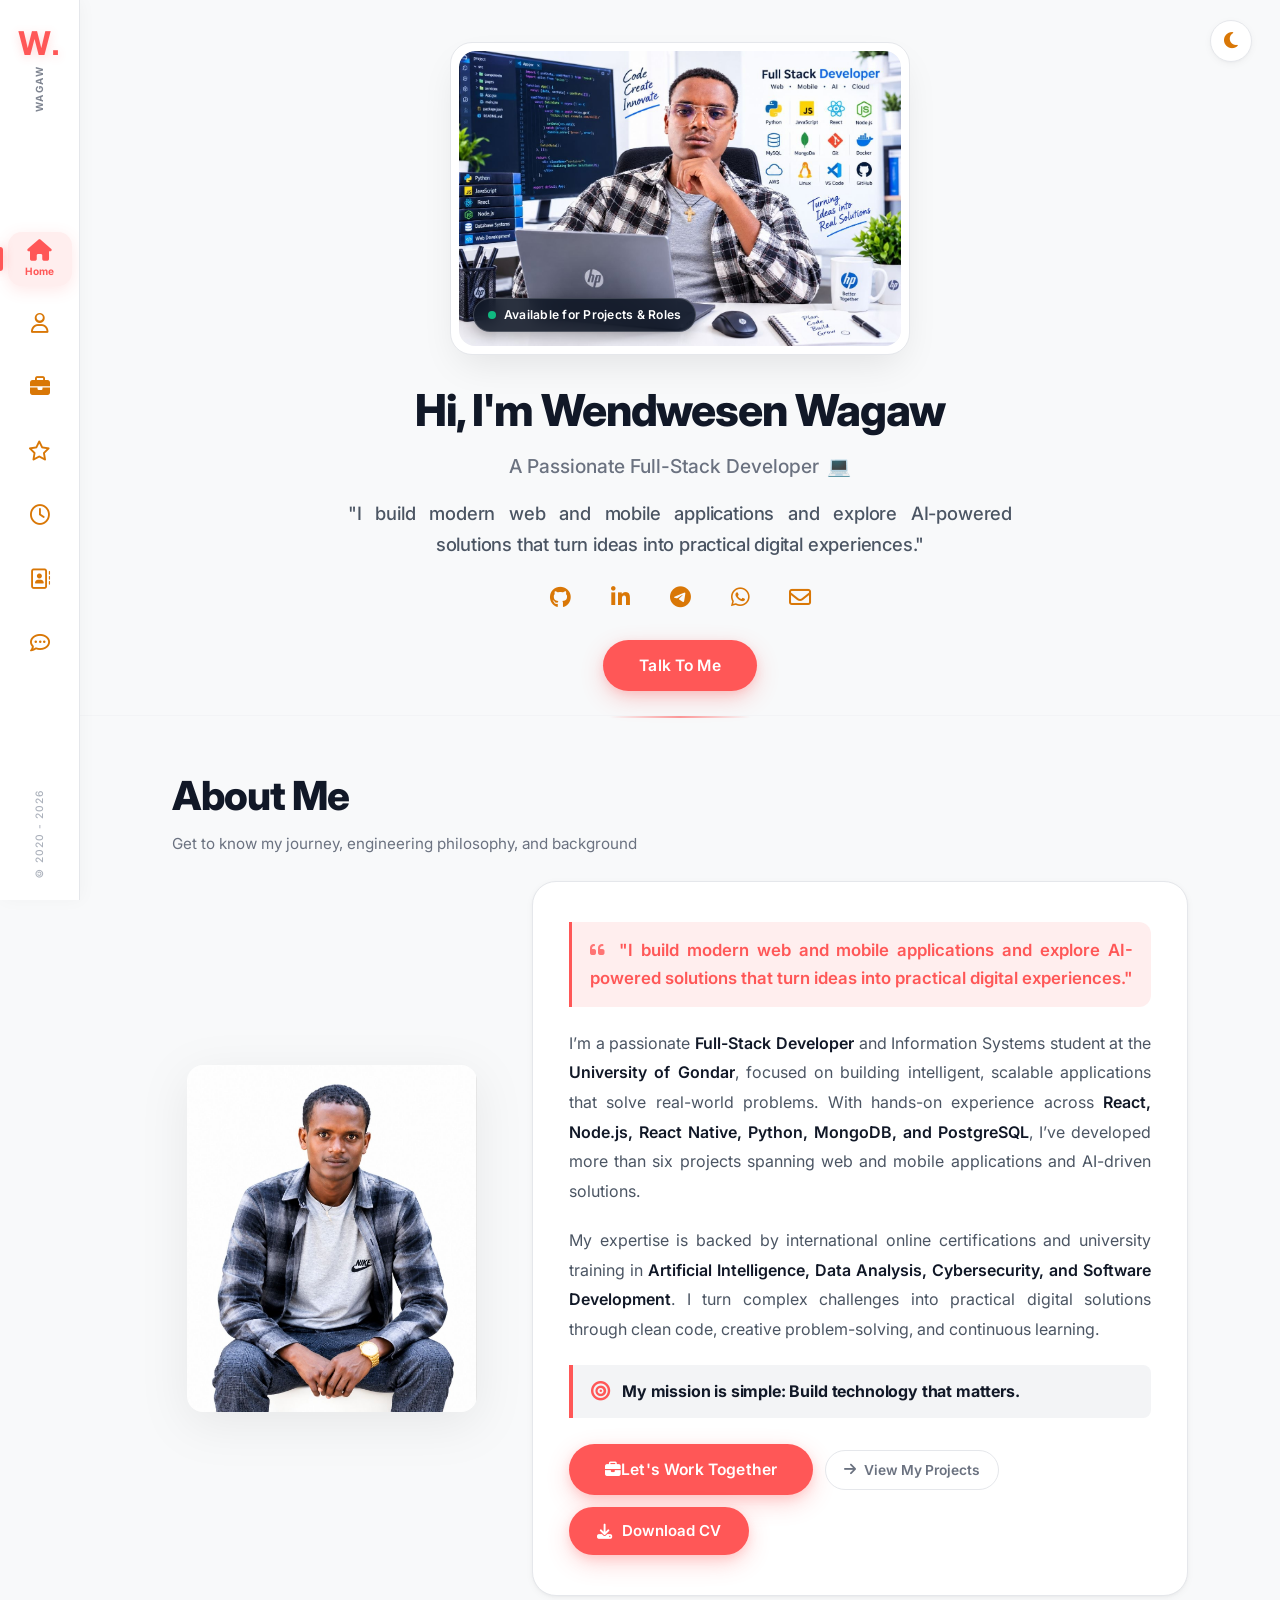
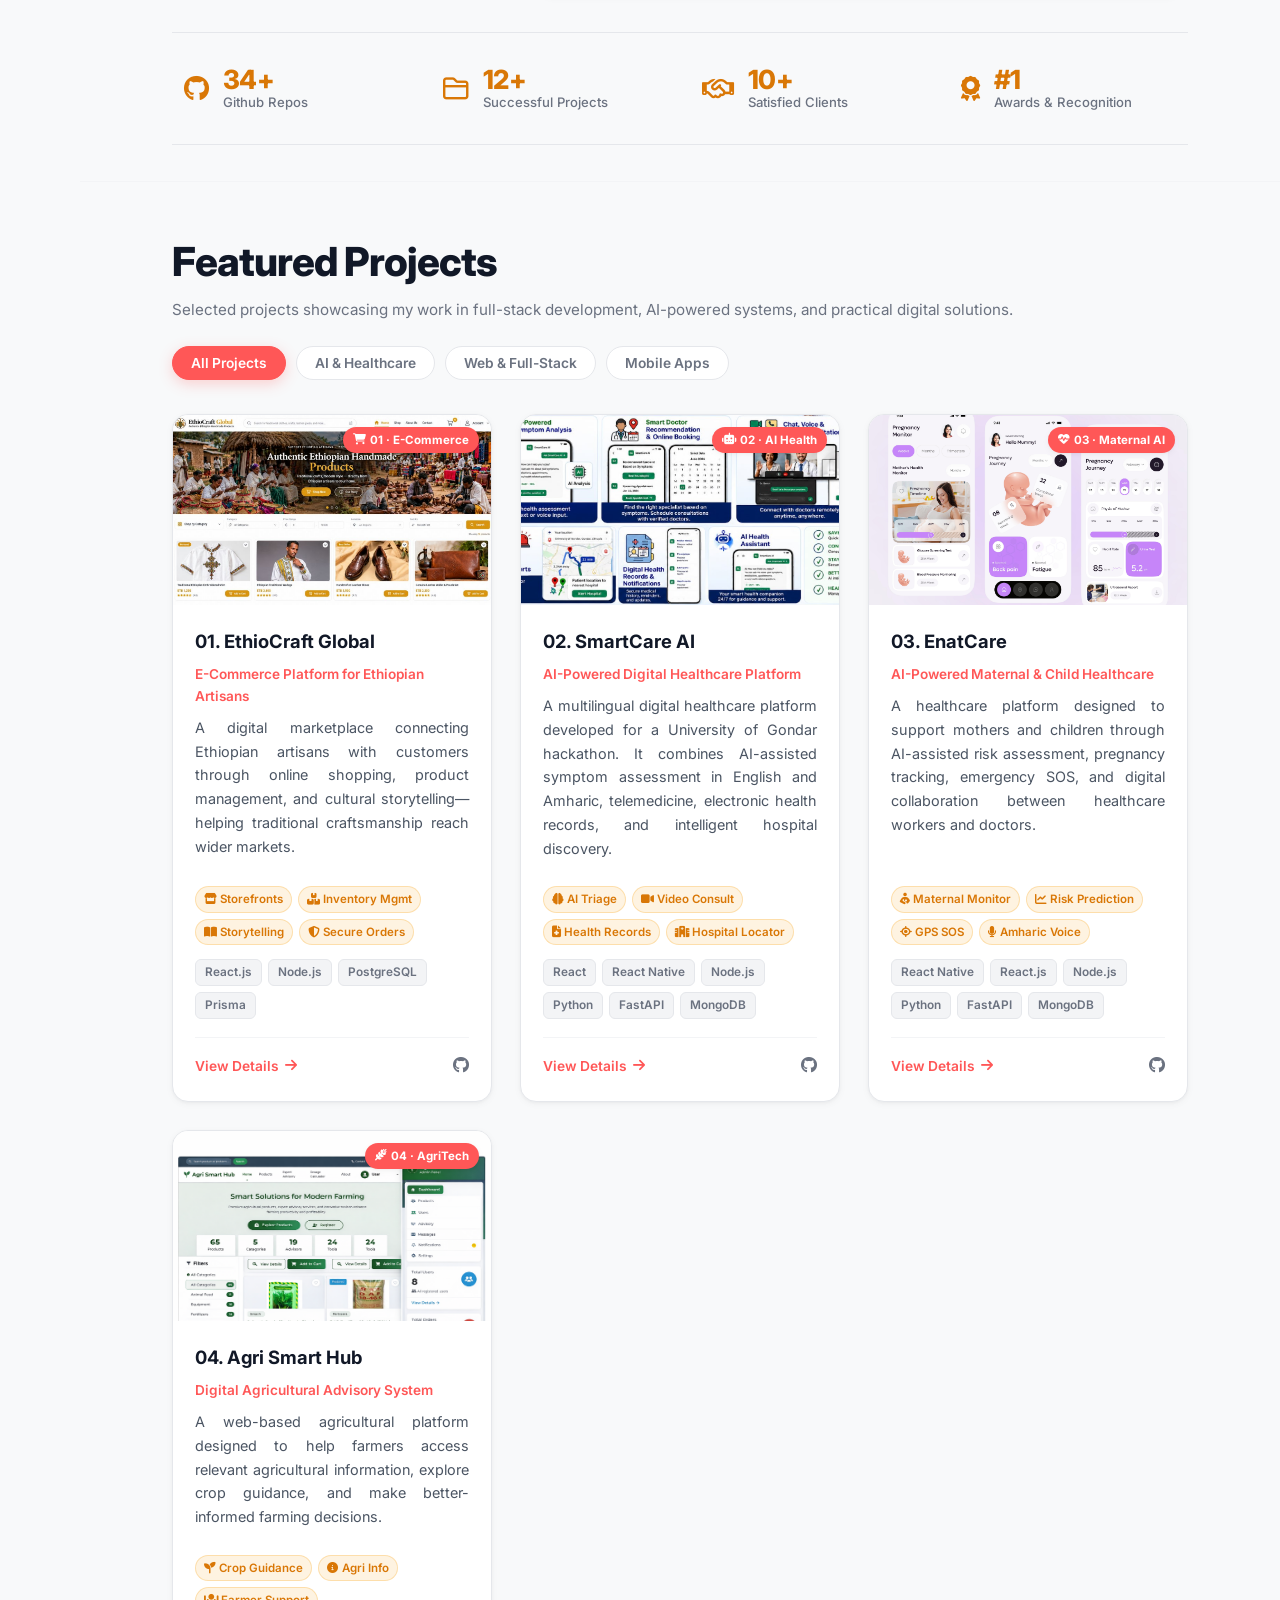
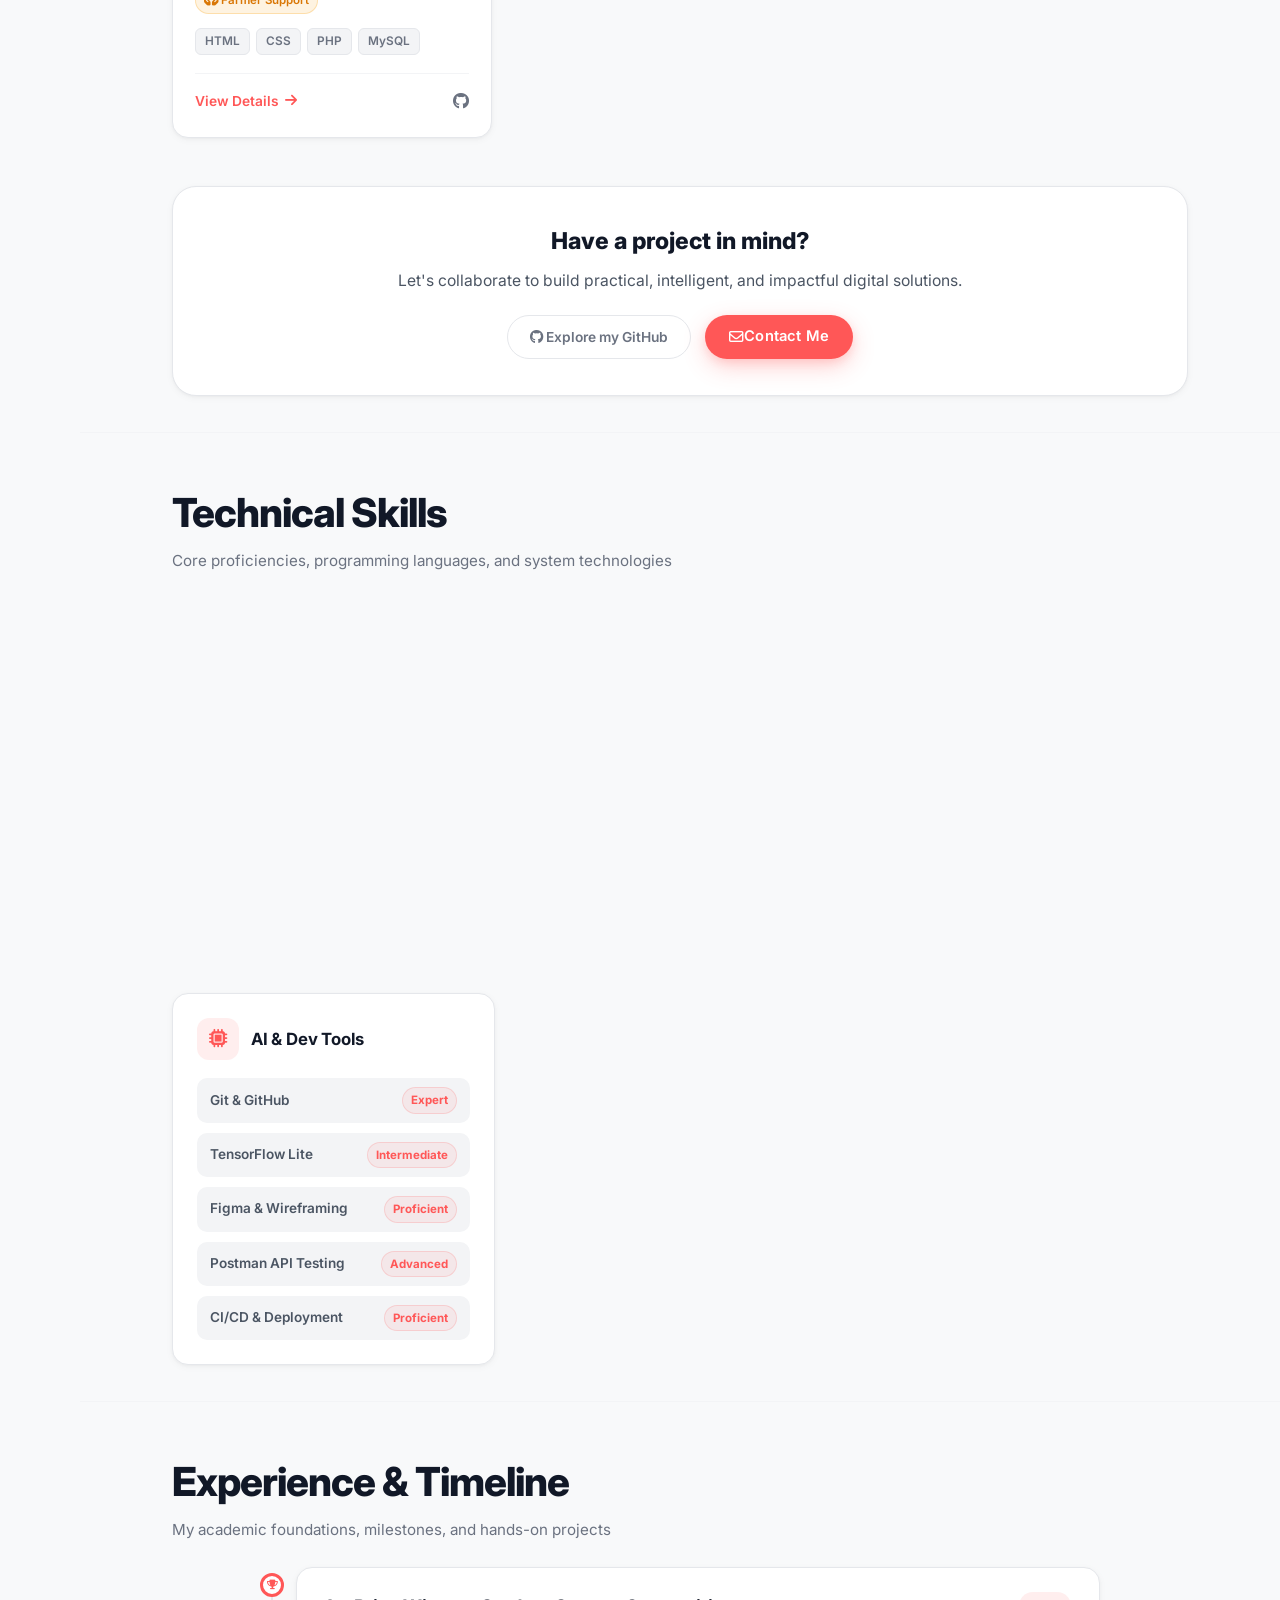
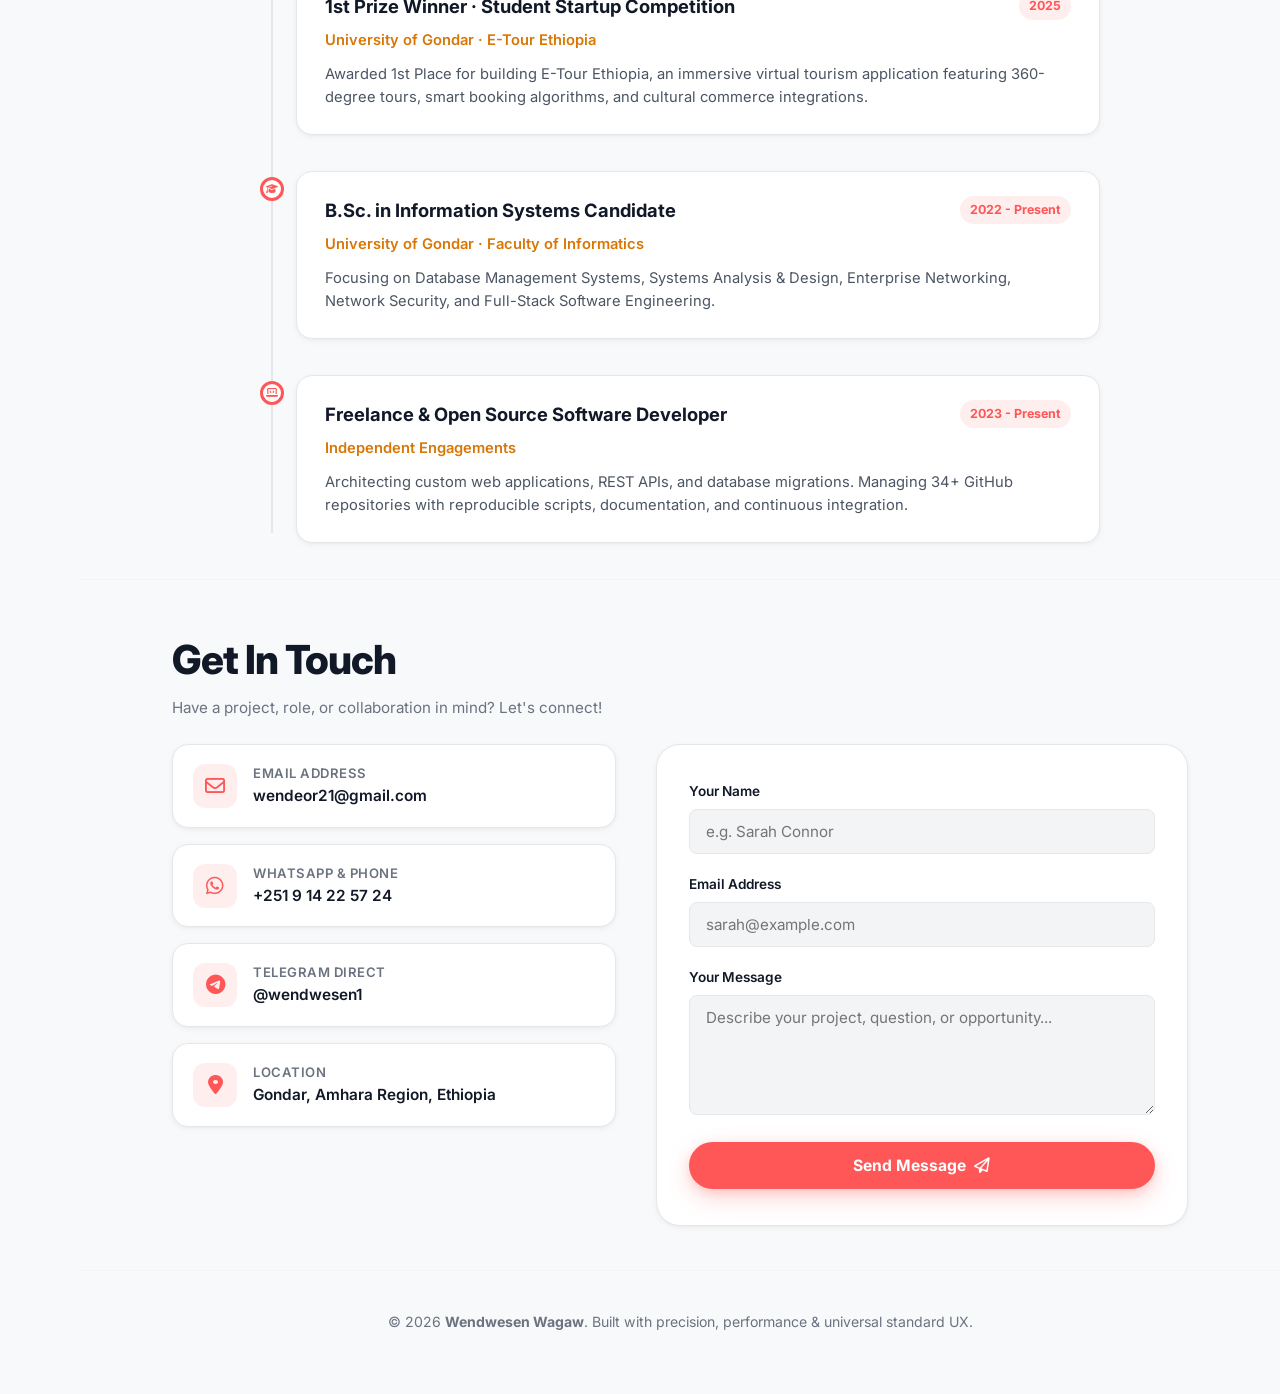
<file: index.html>
<!DOCTYPE html>
<html lang="en" data-theme="light">

<head>
  <meta charset="UTF-8">
  <meta name="viewport" content="width=device-width, initial-scale=1.0">
  <title>Wendwesen Wagaw · Full-Stack & Systems Engineer</title>
  <meta name="description"
    content="Portfolio of Wendwesen Wagaw — Full-Stack Developer, Systems Engineer, and Startup Winner. Modern, clean, and accessible web solutions.">

  <!-- Main Stylesheet -->
  <link rel="stylesheet" href="home.css">

  <!-- Google Fonts: Inter & Plus Jakarta Sans -->
  <link rel="preconnect" href="https://fonts.googleapis.com">
  <link rel="preconnect" href="https://fonts.gstatic.com" crossorigin>
  <link
    href="https://fonts.googleapis.com/css2?family=Inter:wght@400;500;600;700;800&family=Plus+Jakarta+Sans:wght@500;600;700;800&display=swap"
    rel="stylesheet">

  <!-- Font Awesome 6 Icons -->
  <link rel="stylesheet" href="https://cdnjs.cloudflare.com/ajax/libs/font-awesome/6.5.1/css/all.min.css">
</head>

<body>

  <!-- ==================== FIXED LEFT VERTICAL DOCK (DESKTOP) / BOTTOM DOCK (MOBILE) ==================== -->
  <aside class="sidebar-dock" id="sidebarDock" aria-label="Main Navigation">
    <!-- Top Monogram Logo -->
    <a href="#home" class="dock-logo" aria-label="Home">
      <span class="logo-mark">W.</span>
      <span class="logo-subtext">Wagaw</span>
    </a>

    <!-- Center Icon Navigation -->
    <nav class="dock-nav" id="dockNav">
      <a href="#home" class="dock-item active" aria-label="Home">
        <i class="fa-solid fa-house"></i>
        <span class="dock-label">Home</span>
      </a>
      <a href="#about" class="dock-item" aria-label="About Me">
        <i class="fa-regular fa-user"></i>
        <span class="dock-label">About</span>
      </a>
      <a href="#projects" class="dock-item" aria-label="Projects">
        <i class="fa-solid fa-briefcase"></i>
        <span class="dock-label">Projects</span>
      </a>
      <a href="#skills" class="dock-item" aria-label="Skills">
        <i class="fa-regular fa-star"></i>
        <span class="dock-label">Skills</span>
      </a>
      <a href="#experience" class="dock-item" aria-label="Experience & Education">
        <i class="fa-regular fa-clock"></i>
        <span class="dock-label">Experience</span>
      </a>
      <a href="#contact" class="dock-item" aria-label="Contact">
        <i class="fa-regular fa-address-book"></i>
        <span class="dock-label">Contact</span>
      </a>
      <a href="https://t.me/wendwesen1" target="_blank" rel="noopener noreferrer" class="dock-item" aria-label="Direct Chat">
        <i class="fa-regular fa-comment-dots"></i>
        <span class="dock-label">Chat</span>
      </a>
    </nav>

    <!-- Bottom Sidebar Copyright -->
    <div class="dock-footer">
      <span>&copy; 2020 - 2026</span>
    </div>
  </aside>

  <!-- ==================== FLOATING TOP CONTROLS ==================== -->
  <header class="top-controls">
    <!-- Dark/Light Mode Switcher -->
    <button class="theme-toggle-btn" id="themeToggle" title="Toggle Light / Dark Mode"
      aria-label="Toggle light and dark mode">
      <i class="fa-solid fa-moon" id="themeIcon"></i>
    </button>
  </header>

  <!-- ==================== MAIN APPLICATION CONTENT ==================== -->
  <main class="app-wrapper">

    <!-- ----------------------------------------------------
         1. HERO SECTION (Image 1 Reference Style)
         ---------------------------------------------------- -->
    <section class="section-hero" id="home">
      <div class="content-container">
        <!-- Smart Showcase Photo Frame (Uncropped, Crystal Clear) -->
        <div class="hero-visual-frame">
          <div class="hero-image-inner">
            <img src="avatar-about.jpg" alt="Wendwesen Wagaw — Full Stack Developer" class="hero-showcase-img"
              id="heroAvatarImg">
            <div class="hero-status-pill">
              <span class="status-pulse-dot"></span> Available for Projects &amp; Roles
            </div>
          </div>
        </div>

        <!-- Greeting Headline -->
        <h1 class="hero-title">
          Hi, I'm <span class="name-highlight">Wendwesen Wagaw</span>
        </h1>

        <!-- Subtitle with Emoji -->
        <p class="hero-subtitle">
          A Passionate Full-Stack Developer <span class="emoji-wave">💻</span>
        </p>

        <!-- User Requested Tagline Text with Justified Flow -->
        <p class="hero-tagline">
          "I build modern web and mobile applications and explore AI-powered solutions that turn ideas into practical digital experiences."
        </p>

        <!-- Social Icons Row (Warm Gold / Accent Palette) -->
        <div class="hero-social-row">
          <a href="https://github.com/wendeor21-ai" target="_blank" rel="noopener noreferrer" class="social-icon-link"
            aria-label="GitHub" title="GitHub">
            <i class="fa-brands fa-github"></i>
          </a>
          <a href="https://www.linkedin.com/in/wendwesen-wagaw-0b482a38b" target="_blank" rel="noopener noreferrer"
            class="social-icon-link" aria-label="LinkedIn" title="LinkedIn">
            <i class="fa-brands fa-linkedin-in"></i>
          </a>
          <a href="https://t.me/wendwesen1" target="_blank" rel="noopener noreferrer" class="social-icon-link"
            aria-label="Telegram" title="Telegram">
            <i class="fa-brands fa-telegram"></i>
          </a>
          <a href="https://wa.me/251914225724" target="_blank" rel="noopener noreferrer" class="social-icon-link"
            aria-label="WhatsApp" title="WhatsApp">
            <i class="fa-brands fa-whatsapp"></i>
          </a>
          <a href="mailto:wendeor21@gmail.com" class="social-icon-link" aria-label="Email" title="Email">
            <i class="fa-regular fa-envelope"></i>
          </a>
        </div>

        <!-- Call to Action Button ("Talk To Me") -->
        <div>
          <a href="#contact" class="btn-talk-to-me">
            Talk To Me
          </a>
        </div>
      </div>
    </section>

    <!-- ----------------------------------------------------
         2. ABOUT ME SECTION (Image 2 Reference Style)
         ---------------------------------------------------- -->
    <section class="section-about" id="about">
      <div class="content-container">
        <!-- Section Header -->
        <div class="section-page-header">
          <h2 class="section-page-title">About Me</h2>
          <p class="section-page-subtitle">Get to know my journey, engineering philosophy, and background</p>
        </div>

        <!-- 2-Column Content: Professional Workspace Photo + Clean Rounded Bio Card -->
        <div class="about-grid">
          <!-- Left Column: Professional Photo at Work -->
          <div class="about-character-col">
            <img src="me.jpg" alt="Wendwesen Wagaw at Work" class="about-character-img" id="aboutAvatarImg">
          </div>

          <!-- Right Column: Bio Card -->
          <div class="about-bio-card">
            <div class="about-lead-quote">
              <i class="fa-solid fa-quote-left" style="margin-right: 6px; opacity: 0.8;"></i>
              "I build modern web and mobile applications and explore AI-powered solutions that turn ideas into
              practical digital experiences."
            </div>

            <p class="about-bio-text">
              I’m a passionate <strong>Full-Stack Developer</strong> and Information Systems student at the <strong>University of Gondar</strong>, focused on building intelligent, scalable applications that solve real-world problems. With hands-on experience across <strong>React, Node.js, React Native, Python, MongoDB, and PostgreSQL</strong>, I’ve developed more than six projects spanning web and mobile applications and AI-driven solutions.
            </p>

            <p class="about-bio-text">
              My expertise is backed by international online certifications and university training in <strong>Artificial Intelligence, Data Analysis, Cybersecurity, and Software Development</strong>. I turn complex challenges into practical digital solutions through clean code, creative problem-solving, and continuous learning.
            </p>

            <!-- Mission Statement -->
            <div class="mission-statement-box">
              <i class="fa-solid fa-bullseye"></i>
              <div class="mission-statement-text">My mission is simple: Build technology that matters.</div>
            </div>

            <!-- Recommended Button Layout (Mobile-Friendly Responsive) -->
            <div class="about-action-group">
              <a href="#contact" class="btn-talk-to-me">
                <i class="fa-solid fa-briefcase"></i> Let's Work Together
              </a>
              <a href="#projects" class="filter-btn about-btn-projects">
                <i class="fa-solid fa-arrow-right"></i> View My Projects
              </a>
              <a href="Wendwesen_Wagaw_CV.pdf" download="Wendwesen_Wagaw_CV.pdf" target="_blank" class="btn-download-cv">
                <i class="fa-solid fa-download"></i> Download CV
              </a>
            </div>
          </div>
        </div>

        <!-- Bottom Stats Row (Exact 4 Stats Counter from Reference Image 2) -->
        <div class="about-stats-row">
          <div class="stat-item">
            <i class="fa-brands fa-github stat-icon"></i>
            <div class="stat-content">
              <span class="stat-number">34+</span>
              <span class="stat-label">Github Repos</span>
            </div>
          </div>

          <div class="stat-item">
            <i class="fa-regular fa-folder-closed stat-icon"></i>
            <div class="stat-content">
              <span class="stat-number">12+</span>
              <span class="stat-label">Successful Projects</span>
            </div>
          </div>

          <div class="stat-item">
            <i class="fa-regular fa-handshake stat-icon"></i>
            <div class="stat-content">
              <span class="stat-number">10+</span>
              <span class="stat-label">Satisfied Clients</span>
            </div>
          </div>

          <div class="stat-item">
            <i class="fa-solid fa-award stat-icon"></i>
            <div class="stat-content">
              <span class="stat-number">#1</span>
              <span class="stat-label">Awards &amp; Recognition</span>
            </div>
          </div>
        </div>
      </div>
    </section>

    <!-- ----------------------------------------------------
         3. PROJECTS SECTION
         ---------------------------------------------------- -->
    <section class="section-projects" id="projects">
      <div class="content-container">
        <div class="section-page-header">
          <h2 class="section-page-title">Featured Projects</h2>
          <p class="section-page-subtitle">Selected projects showcasing my work in full-stack development, AI-powered systems, and practical digital solutions.</p>
        </div>

        <!-- Filter Bar -->
        <div class="projects-filter-bar">
          <button class="filter-btn active" data-filter="all">All Projects</button>
          <button class="filter-btn" data-filter="ai">AI &amp; Healthcare</button>
          <button class="filter-btn" data-filter="web">Web &amp; Full-Stack</button>
          <button class="filter-btn" data-filter="mobile">Mobile Apps</button>
        </div>

        <!-- Projects Grid -->
        <div class="projects-grid">
          <!-- Project 01: EthioCraft Global -->
          <article class="project-card" data-category="web">
            <div class="project-thumb">
              <img src="EthioCrafts.png" alt="EthioCraft Global E-Commerce Platform" onerror="this.src='wen.jpg'">
              <span class="project-badge"><i class="fa-solid fa-cart-shopping"></i> 01 · E-Commerce</span>
            </div>
            <div class="project-body">
              <h3 class="project-title">01. EthioCraft Global</h3>
              <p class="project-subtitle">E-Commerce Platform for Ethiopian Artisans</p>
              <p class="project-desc">A digital marketplace connecting Ethiopian artisans with customers through online shopping, product management, and cultural storytelling—helping traditional craftsmanship reach wider markets.</p>
              
              <div class="project-features">
                <span class="feature-pill"><i class="fa-solid fa-store"></i> Storefronts</span>
                <span class="feature-pill"><i class="fa-solid fa-boxes-stacked"></i> Inventory Mgmt</span>
                <span class="feature-pill"><i class="fa-solid fa-book-open"></i> Storytelling</span>
                <span class="feature-pill"><i class="fa-solid fa-shield-halved"></i> Secure Orders</span>
              </div>

              <div class="project-tags">
                <span class="tag-chip">React.js</span>
                <span class="tag-chip">Node.js</span>
                <span class="tag-chip">PostgreSQL</span>
                <span class="tag-chip">Prisma</span>
              </div>
              <div class="project-actions">
                <a href="https://github.com/wendeor21-ai/EthioCraft-Global" target="_blank" rel="noopener noreferrer" class="project-link">View Details <i class="fa-solid fa-arrow-right"></i></a>
                <a href="https://github.com/wendeor21-ai/EthioCraft-Global" target="_blank" rel="noopener noreferrer"
                  class="project-github-btn" aria-label="EthioCraft Global GitHub Repository"><i class="fa-brands fa-github"></i></a>
              </div>
            </div>
          </article>

          <!-- Project 02: SmartCare AI -->
          <article class="project-card" data-category="ai mobile web">
            <div class="project-thumb">
              <img src="smartcareAi.png" alt="SmartCare AI Healthcare Platform" onerror="this.src='wen.jpg'">
              <span class="project-badge"><i class="fa-solid fa-robot"></i> 02 · AI Health</span>
            </div>
            <div class="project-body">
              <h3 class="project-title">02. SmartCare AI</h3>
              <p class="project-subtitle">AI-Powered Digital Healthcare Platform</p>
              <p class="project-desc">A multilingual digital healthcare platform developed for a University of Gondar hackathon. It combines AI-assisted symptom assessment in English and Amharic, telemedicine, electronic health records, and intelligent hospital discovery.</p>
              
              <div class="project-features">
                <span class="feature-pill"><i class="fa-solid fa-brain"></i> AI Triage</span>
                <span class="feature-pill"><i class="fa-solid fa-video"></i> Video Consult</span>
                <span class="feature-pill"><i class="fa-solid fa-file-medical"></i> Health Records</span>
                <span class="feature-pill"><i class="fa-solid fa-hospital"></i> Hospital Locator</span>
              </div>

              <div class="project-tags">
                <span class="tag-chip">React</span>
                <span class="tag-chip">React Native</span>
                <span class="tag-chip">Node.js</span>
                <span class="tag-chip">Python</span>
                <span class="tag-chip">FastAPI</span>
                <span class="tag-chip">MongoDB</span>
              </div>
              <div class="project-actions">
                <a href="https://github.com/wendeor21-ai/aismartcare_f" target="_blank" rel="noopener noreferrer" class="project-link">View Details <i class="fa-solid fa-arrow-right"></i></a>
                <a href="https://github.com/wendeor21-ai/aismartcare_f" target="_blank" rel="noopener noreferrer"
                  class="project-github-btn" aria-label="SmartCare AI GitHub Repository"><i class="fa-brands fa-github"></i></a>
              </div>
            </div>
          </article>

          <!-- Project 03: EnatCare -->
          <article class="project-card" data-category="ai mobile">
            <div class="project-thumb">
              <img src="enatcare.jpg" alt="EnatCare Maternal Healthcare Platform" onerror="this.src='wen.jpg'">
              <span class="project-badge"><i class="fa-solid fa-heart-pulse"></i> 03 · Maternal AI</span>
            </div>
            <div class="project-body">
              <h3 class="project-title">03. EnatCare</h3>
              <p class="project-subtitle">AI-Powered Maternal &amp; Child Healthcare</p>
              <p class="project-desc">A healthcare platform designed to support mothers and children through AI-assisted risk assessment, pregnancy tracking, emergency SOS, and digital collaboration between healthcare workers and doctors.</p>
              
              <div class="project-features">
                <span class="feature-pill"><i class="fa-solid fa-person-breastfeeding"></i> Maternal Monitor</span>
                <span class="feature-pill"><i class="fa-solid fa-chart-line"></i> Risk Prediction</span>
                <span class="feature-pill"><i class="fa-solid fa-location-crosshairs"></i> GPS SOS</span>
                <span class="feature-pill"><i class="fa-solid fa-microphone"></i> Amharic Voice</span>
              </div>

              <div class="project-tags">
                <span class="tag-chip">React Native</span>
                <span class="tag-chip">React.js</span>
                <span class="tag-chip">Node.js</span>
                <span class="tag-chip">Python</span>
                <span class="tag-chip">FastAPI</span>
                <span class="tag-chip">MongoDB</span>
              </div>
              <div class="project-actions">
                <a href="https://github.com/wendeor21-ai/EnatCare" target="_blank" rel="noopener noreferrer" class="project-link">View Details <i class="fa-solid fa-arrow-right"></i></a>
                <a href="https://github.com/wendeor21-ai/EnatCare" target="_blank" rel="noopener noreferrer"
                  class="project-github-btn" aria-label="EnatCare GitHub Repository"><i class="fa-brands fa-github"></i></a>
              </div>
            </div>
          </article>

          <!-- Project 04: Agri Smart Hub -->
          <article class="project-card" data-category="web">
            <div class="project-thumb">
              <img src="AgriSmartHub.png" alt="Agri Smart Hub Platform" onerror="this.src='wen.jpg'">
              <span class="project-badge"><i class="fa-solid fa-wheat-awn"></i> 04 · AgriTech</span>
            </div>
            <div class="project-body">
              <h3 class="project-title">04. Agri Smart Hub</h3>
              <p class="project-subtitle">Digital Agricultural Advisory System</p>
              <p class="project-desc">A web-based agricultural platform designed to help farmers access relevant agricultural information, explore crop guidance, and make better-informed farming decisions.</p>
              
              <div class="project-features">
                <span class="feature-pill"><i class="fa-solid fa-seedling"></i> Crop Guidance</span>
                <span class="feature-pill"><i class="fa-solid fa-circle-info"></i> Agri Info</span>
                <span class="feature-pill"><i class="fa-solid fa-hands-holding-circle"></i> Farmer Support</span>
              </div>

              <div class="project-tags">
                <span class="tag-chip">HTML</span>
                <span class="tag-chip">CSS</span>
                <span class="tag-chip">PHP</span>
                <span class="tag-chip">MySQL</span>
              </div>
              <div class="project-actions">
                <a href="https://github.com/wendeor21-ai/agri_smart_hub" target="_blank" rel="noopener noreferrer" class="project-link">View Details <i class="fa-solid fa-arrow-right"></i></a>
                <a href="https://github.com/wendeor21-ai/agri_smart_hub" target="_blank" rel="noopener noreferrer"
                  class="project-github-btn" aria-label="Agri Smart Hub GitHub Repository"><i class="fa-brands fa-github"></i></a>
              </div>
            </div>
          </article>
        </div>

        <!-- Projects End CTA Box -->
        <div class="projects-cta-box">
          <h3>Have a project in mind?</h3>
          <p>Let's collaborate to build practical, intelligent, and impactful digital solutions.</p>
          <div class="projects-cta-actions">
            <a href="https://github.com/wendeor21-ai" target="_blank" rel="noopener noreferrer" class="filter-btn" style="padding: 10px 22px;">
              <i class="fa-brands fa-github"></i> Explore my GitHub
            </a>
            <a href="#contact" class="btn-talk-to-me" style="padding: 10px 24px; font-size: 0.92rem;">
              <i class="fa-regular fa-envelope"></i> Contact Me
            </a>
          </div>
        </div>
      </div>
    </section>

    <!-- ----------------------------------------------------
         4. SKILLS & CAPABILITIES SECTION
         ---------------------------------------------------- -->
    <section class="section-skills" id="skills">
      <div class="content-container">
        <div class="section-page-header">
          <h2 class="section-page-title">Technical Skills</h2>
          <p class="section-page-subtitle">Core proficiencies, programming languages, and system technologies</p>
        </div>

        <div class="skills-grid">
          <!-- Category 1 -->
          <div class="skill-category-card">
            <div class="skill-cat-header">
              <div class="skill-cat-icon"><i class="fa-solid fa-code"></i></div>
              <h3 class="skill-cat-title">Frontend &amp; UI</h3>
            </div>
            <div class="skill-items-list">
              <div class="skill-pill-item"><span>JavaScript / ES6+</span><span class="level">Advanced</span></div>
              <div class="skill-pill-item"><span>React.js</span><span class="level">Proficient</span></div>
              <div class="skill-pill-item"><span>HTML5 &amp; Modern CSS3</span><span class="level">Expert</span></div>
              <div class="skill-pill-item"><span>Responsive Design</span><span class="level">Expert</span></div>
              <div class="skill-pill-item"><span>Tailwind &amp; UI Kits</span><span class="level">Proficient</span>
              </div>
            </div>
          </div>

          <!-- Category 2 -->
          <div class="skill-category-card">
            <div class="skill-cat-header">
              <div class="skill-cat-icon"><i class="fa-solid fa-database"></i></div>
              <h3 class="skill-cat-title">Backend &amp; DB</h3>
            </div>
            <div class="skill-items-list">
              <div class="skill-pill-item"><span>Python &amp; Django</span><span class="level">Advanced</span></div>
              <div class="skill-pill-item"><span>Node.js &amp; Express</span><span class="level">Proficient</span></div>
              <div class="skill-pill-item"><span>PostgreSQL / MySQL</span><span class="level">Advanced</span></div>
              <div class="skill-pill-item"><span>MongoDB &amp; NoSQL</span><span class="level">Proficient</span></div>
              <div class="skill-pill-item"><span>RESTful API Architecture</span><span class="level">Advanced</span>
              </div>
            </div>
          </div>

          <!-- Category 3 -->
          <div class="skill-category-card">
            <div class="skill-cat-header">
              <div class="skill-cat-icon"><i class="fa-solid fa-network-wired"></i></div>
              <h3 class="skill-cat-title">Systems &amp; Network</h3>
            </div>
            <div class="skill-items-list">
              <div class="skill-pill-item"><span>Linux / Server Admin</span><span class="level">Advanced</span></div>
              <div class="skill-pill-item"><span>PowerShell &amp; Bash</span><span class="level">Proficient</span></div>
              <div class="skill-pill-item"><span>TCP/IP, DNS, Subnets</span><span class="level">Advanced</span></div>
              <div class="skill-pill-item"><span>Firewall, VPN &amp; IDS</span><span class="level">Proficient</span>
              </div>
              <div class="skill-pill-item"><span>System Diagnostics</span><span class="level">Advanced</span></div>
            </div>
          </div>

          <!-- Category 4 -->
          <div class="skill-category-card">
            <div class="skill-cat-header">
              <div class="skill-cat-icon"><i class="fa-solid fa-microchip"></i></div>
              <h3 class="skill-cat-title">AI &amp; Dev Tools</h3>
            </div>
            <div class="skill-items-list">
              <div class="skill-pill-item"><span>Git &amp; GitHub</span><span class="level">Expert</span></div>
              <div class="skill-pill-item"><span>TensorFlow Lite</span><span class="level">Intermediate</span></div>
              <div class="skill-pill-item"><span>Figma &amp; Wireframing</span><span class="level">Proficient</span>
              </div>
              <div class="skill-pill-item"><span>Postman API Testing</span><span class="level">Advanced</span></div>
              <div class="skill-pill-item"><span>CI/CD &amp; Deployment</span><span class="level">Proficient</span>
              </div>
            </div>
          </div>
        </div>
      </div>
    </section>

    <!-- ----------------------------------------------------
         5. EXPERIENCE & TIMELINE SECTION
         ---------------------------------------------------- -->
    <section class="section-experience" id="experience">
      <div class="content-container">
        <div class="section-page-header">
          <h2 class="section-page-title">Experience &amp; Timeline</h2>
          <p class="section-page-subtitle">My academic foundations, milestones, and hands-on projects</p>
        </div>

        <div class="timeline-list">
          <!-- Item 1 -->
          <div class="timeline-entry">
            <div class="timeline-dot"><i class="fa-solid fa-trophy"
                style="font-size:0.6rem; color:var(--accent-coral);"></i></div>
            <div class="timeline-card">
              <div class="timeline-header">
                <h3 class="timeline-role">1st Prize Winner · Student Startup Competition</h3>
                <span class="timeline-period">2025</span>
              </div>
              <div class="timeline-org">University of Gondar · E-Tour Ethiopia</div>
              <p class="timeline-desc">
                Awarded 1st Place for building E-Tour Ethiopia, an immersive virtual tourism application featuring
                360-degree tours, smart booking algorithms, and cultural commerce integrations.
              </p>
            </div>
          </div>

          <!-- Item 2 -->
          <div class="timeline-entry">
            <div class="timeline-dot"><i class="fa-solid fa-graduation-cap"
                style="font-size:0.6rem; color:var(--accent-coral);"></i></div>
            <div class="timeline-card">
              <div class="timeline-header">
                <h3 class="timeline-role">B.Sc. in Information Systems Candidate</h3>
                <span class="timeline-period">2022 - Present</span>
              </div>
              <div class="timeline-org">University of Gondar · Faculty of Informatics</div>
              <p class="timeline-desc">
                Focusing on Database Management Systems, Systems Analysis &amp; Design, Enterprise Networking, Network
                Security, and Full-Stack Software Engineering.
              </p>
            </div>
          </div>

          <!-- Item 3 -->
          <div class="timeline-entry">
            <div class="timeline-dot"><i class="fa-solid fa-laptop-code"
                style="font-size:0.6rem; color:var(--accent-coral);"></i></div>
            <div class="timeline-card">
              <div class="timeline-header">
                <h3 class="timeline-role">Freelance &amp; Open Source Software Developer</h3>
                <span class="timeline-period">2023 - Present</span>
              </div>
              <div class="timeline-org">Independent Engagements</div>
              <p class="timeline-desc">
                Architecting custom web applications, REST APIs, and database migrations. Managing 34+ GitHub
                repositories with reproducible scripts, documentation, and continuous integration.
              </p>
            </div>
          </div>
        </div>
      </div>
    </section>

    <!-- ----------------------------------------------------
         6. CONTACT & CONNECT SECTION
         ---------------------------------------------------- -->
    <section class="section-contact" id="contact">
      <div class="content-container">
        <div class="section-page-header">
          <h2 class="section-page-title">Get In Touch</h2>
          <p class="section-page-subtitle">Have a project, role, or collaboration in mind? Let's connect!</p>
        </div>

        <div class="contact-layout">
          <!-- Left: Contact Details Cards -->
          <div class="contact-info-cards">
            <a href="mailto:wendeor21@gmail.com" class="contact-method-card">
              <div class="contact-icon-box"><i class="fa-regular fa-envelope"></i></div>
              <div class="contact-details">
                <h4>Email Address</h4>
                <p>wendeor21@gmail.com</p>
              </div>
            </a>

            <a href="https://wa.me/251914225724" target="_blank" rel="noopener noreferrer" class="contact-method-card">
              <div class="contact-icon-box"><i class="fa-brands fa-whatsapp"></i></div>
              <div class="contact-details">
                <h4>WhatsApp &amp; Phone</h4>
                <p>+251 9 14 22 57 24</p>
              </div>
            </a>

            <a href="https://t.me/wendwesen1" target="_blank" rel="noopener noreferrer" class="contact-method-card">
              <div class="contact-icon-box"><i class="fa-brands fa-telegram"></i></div>
              <div class="contact-details">
                <h4>Telegram Direct</h4>
                <p>@wendwesen1</p>
              </div>
            </a>

            <div class="contact-method-card">
              <div class="contact-icon-box"><i class="fa-solid fa-location-dot"></i></div>
              <div class="contact-details">
                <h4>Location</h4>
                <p>Gondar, Amhara Region, Ethiopia</p>
              </div>
            </div>
          </div>

          <!-- Right: Interactive Message Box -->
          <div class="contact-form-box">
            <form id="contactForm" onsubmit="handleContactSubmit(event)">
              <div class="form-group">
                <label class="form-label" for="senderName">Your Name</label>
                <input type="text" id="senderName" class="form-input" placeholder="e.g. Sarah Connor" required>
              </div>

              <div class="form-group">
                <label class="form-label" for="senderEmail">Email Address</label>
                <input type="email" id="senderEmail" class="form-input" placeholder="sarah@example.com" required>
              </div>

              <div class="form-group">
                <label class="form-label" for="senderMessage">Your Message</label>
                <textarea id="senderMessage" class="form-textarea"
                  placeholder="Describe your project, question, or opportunity..." required></textarea>
              </div>

              <!-- Real-time Status Alert Feedback -->
              <div id="formStatus" class="form-status-alert" style="display: none;"></div>

              <button type="submit" id="btnSendMessage" class="btn-send-message">
                <span id="btnSendMessageText">Send Message</span>
                <i id="btnSendMessageIcon" class="fa-regular fa-paper-plane"></i>
              </button>
            </form>
          </div>
        </div>
      </div>
    </section>

    <!-- Site Footer -->
    <footer class="site-footer">
      <div class="content-container">
        <p class="footer-copy">
          &copy; 2026 <strong>Wendwesen Wagaw</strong>. Built with precision, performance &amp; universal standard UX.
        </p>
      </div>
    </footer>
  </main>

  <!-- ==================== JAVASCRIPT ==================== -->
  <script>
    /* ----------------------------------------------------
       1. Light / Dark Theme Switcher with LocalStorage
       ---------------------------------------------------- */
    const htmlElem = document.documentElement;
    const themeToggle = document.getElementById('themeToggle');
    const themeIcon = document.getElementById('themeIcon');

    // Load saved theme or match system
    const savedTheme = localStorage.getItem('portfolio-theme') ||
      (window.matchMedia('(prefers-color-scheme: dark)').matches ? 'dark' : 'light');

    function setTheme(theme) {
      htmlElem.setAttribute('data-theme', theme);
      localStorage.setItem('portfolio-theme', theme);
      if (theme === 'dark') {
        themeIcon.classList.remove('fa-moon');
        themeIcon.classList.add('fa-sun');
      } else {
        themeIcon.classList.remove('fa-sun');
        themeIcon.classList.add('fa-moon');
      }
    }
    setTheme(savedTheme);

    themeToggle.addEventListener('click', () => {
      const current = htmlElem.getAttribute('data-theme');
      const next = current === 'dark' ? 'light' : 'dark';
      setTheme(next);
    });


    /* ----------------------------------------------------
       3. Smooth Transition Navigation & ScrollSpy
       ---------------------------------------------------- */
    const navLinks = document.querySelectorAll('.dock-item[href^="#"]');
    const sections = Array.from(navLinks).map(link => {
      const id = link.getAttribute('href').substring(1);
      return document.getElementById(id);
    }).filter(Boolean);

    // Smooth scroll transition click handler for navigation and CTA buttons
    document.querySelectorAll('a[href^="#"]').forEach(anchor => {
      anchor.addEventListener('click', function(e) {
        const targetId = this.getAttribute('href').substring(1);
        if (!targetId) return;
        const targetSec = document.getElementById(targetId);
        if (targetSec) {
          e.preventDefault();
          targetSec.scrollIntoView({ behavior: 'smooth', block: 'start' });
          history.pushState(null, null, `#${targetId}`);
        }
      });
    });

    window.addEventListener('scroll', () => {
      let currentSectionId = 'home';
      const scrollPos = window.scrollY + 140;

      sections.forEach(sec => {
        if (sec.offsetTop <= scrollPos) {
          currentSectionId = sec.id;
        }
      });

      navLinks.forEach(link => {
        const hrefId = link.getAttribute('href').substring(1);
        if (hrefId === currentSectionId) {
          link.classList.add('active');
        } else {
          link.classList.remove('active');
        }
      });
    }, { passive: true });

    /* ----------------------------------------------------
       4. Staggered Skills Entrance Animation Observer
       ---------------------------------------------------- */
    const skillCategoryCards = document.querySelectorAll('.skill-category-card');
    if ('IntersectionObserver' in window) {
      const skillsObserver = new IntersectionObserver((entries, observer) => {
        entries.forEach(entry => {
          if (entry.isIntersecting) {
            entry.target.classList.add('is-visible');
            observer.unobserve(entry.target);
          }
        });
      }, {
        threshold: 0.1,
        rootMargin: '0px 0px -30px 0px'
      });

      skillCategoryCards.forEach(card => skillsObserver.observe(card));
    } else {
      skillCategoryCards.forEach(card => card.classList.add('is-visible'));
    }

    // Immediately trigger if navigated directly to #skills
    if (window.location.hash === '#skills') {
      skillCategoryCards.forEach(card => card.classList.add('is-visible'));
    }
    window.addEventListener('hashchange', () => {
      if (window.location.hash === '#skills') {
        skillCategoryCards.forEach(card => card.classList.add('is-visible'));
      }
    });

    /* ----------------------------------------------------
       5. Projects Category Filter
       ---------------------------------------------------- */
    const filterBtns = document.querySelectorAll('.filter-btn');
    const projectCards = document.querySelectorAll('.project-card');

    filterBtns.forEach(btn => {
      btn.addEventListener('click', () => {
        filterBtns.forEach(b => b.classList.remove('active'));
        btn.classList.add('active');

        const filter = btn.getAttribute('data-filter');
        projectCards.forEach(card => {
          const cats = (card.getAttribute('data-category') || '').split(' ');
          if (filter === 'all' || cats.includes(filter)) {
            card.style.display = 'flex';
          } else {
            card.style.display = 'none';
          }
        });
      });
    });

    /* ----------------------------------------------------
       5. Contact Form Handler (Direct Send + Feedback + Fallbacks)
       ---------------------------------------------------- */
    async function handleContactSubmit(e) {
      e.preventDefault();

      const nameInput = document.getElementById('senderName');
      const emailInput = document.getElementById('senderEmail');
      const messageInput = document.getElementById('senderMessage');
      const statusDiv = document.getElementById('formStatus');
      const submitBtn = document.getElementById('btnSendMessage');
      const btnText = document.getElementById('btnSendMessageText');
      const btnIcon = document.getElementById('btnSendMessageIcon');

      const name = nameInput.value.trim();
      const email = emailInput.value.trim();
      const message = messageInput.value.trim();

      if (!name || !email || !message) {
        statusDiv.className = 'form-status-alert error';
        statusDiv.innerHTML = `
          <div class="status-alert-header">
            <i class="fa-solid fa-triangle-exclamation"></i>
            <span>Please complete all fields</span>
          </div>`;
        statusDiv.style.display = 'flex';
        return;
      }

      // 1. Loading UI feedback
      submitBtn.disabled = true;
      btnText.textContent = 'Sending Message...';
      btnIcon.className = 'fa-solid fa-spinner fa-spin';

      // Prepare contact parameters
      const encodedSubject = encodeURIComponent(`Portfolio Message from ${name}`);
      const emailBody = `Name: ${name}\nEmail: ${email}\n\nMessage:\n${message}`;
      const mailtoUrl = `mailto:wendeor21@gmail.com?subject=${encodedSubject}&body=${encodeURIComponent(emailBody)}`;
      const whatsappText = encodeURIComponent(`Hi Wendwesen, I am ${name} (${email}).\n\n${message}`);
      const whatsappUrl = `https://wa.me/251914225724?text=${whatsappText}`;
      const telegramUrl = `https://t.me/wendwesen1`;

      // 2. Try Formspree transmission in background
      let delivered = false;
      try {
        const response = await fetch('https://formspree.io/f/xaqdaypw', {
          method: 'POST',
          headers: { 'Content-Type': 'application/json', 'Accept': 'application/json' },
          body: JSON.stringify({
            name: name,
            email: email,
            message: message,
            _replyto: email
          })
        });
        if (response.ok) {
          delivered = true;
        }
      } catch (err) {
        // file:// or offline fallback handled gracefully
      }

      // 3. Success UI state
      submitBtn.classList.add('success');
      btnText.textContent = 'Message Sent!';
      btnIcon.className = 'fa-solid fa-check';

      statusDiv.className = 'form-status-alert success';
      statusDiv.innerHTML = `
        <div class="status-alert-header">
          <i class="fa-solid fa-circle-check"></i>
          <span>Thank you, ${name}! Your message has been sent.</span>
        </div>
        <div class="status-alert-body">
          ${delivered 
            ? 'Your inquiry was delivered directly to Wendwesen Wagaw (wendeor21@gmail.com).' 
            : 'Your message has been processed! You can also connect directly via:'}
        </div>
        <div class="status-quick-links">
          <a href="${whatsappUrl}" target="_blank" rel="noopener noreferrer" class="status-quick-link whatsapp">
            <i class="fa-brands fa-whatsapp"></i> WhatsApp Direct
          </a>
          <a href="${telegramUrl}" target="_blank" rel="noopener noreferrer" class="status-quick-link telegram">
            <i class="fa-brands fa-telegram"></i> Telegram
          </a>
          <a href="${mailtoUrl}" class="status-quick-link gmail">
            <i class="fa-regular fa-envelope"></i> Open in Email App
          </a>
        </div>
      `;
      statusDiv.style.display = 'flex';

      // 4. Trigger mail client
      try {
        const mailAnchor = document.createElement('a');
        mailAnchor.href = mailtoUrl;
        mailAnchor.click();
      } catch (err) {}

      // Reset input fields
      nameInput.value = '';
      emailInput.value = '';
      messageInput.value = '';

      // Re-enable button after 4 seconds
      setTimeout(() => {
        submitBtn.disabled = false;
        submitBtn.classList.remove('success');
        btnText.textContent = 'Send Message';
        btnIcon.className = 'fa-regular fa-paper-plane';
      }, 4000);
    }
  </script>
</body>

</html>
</file>
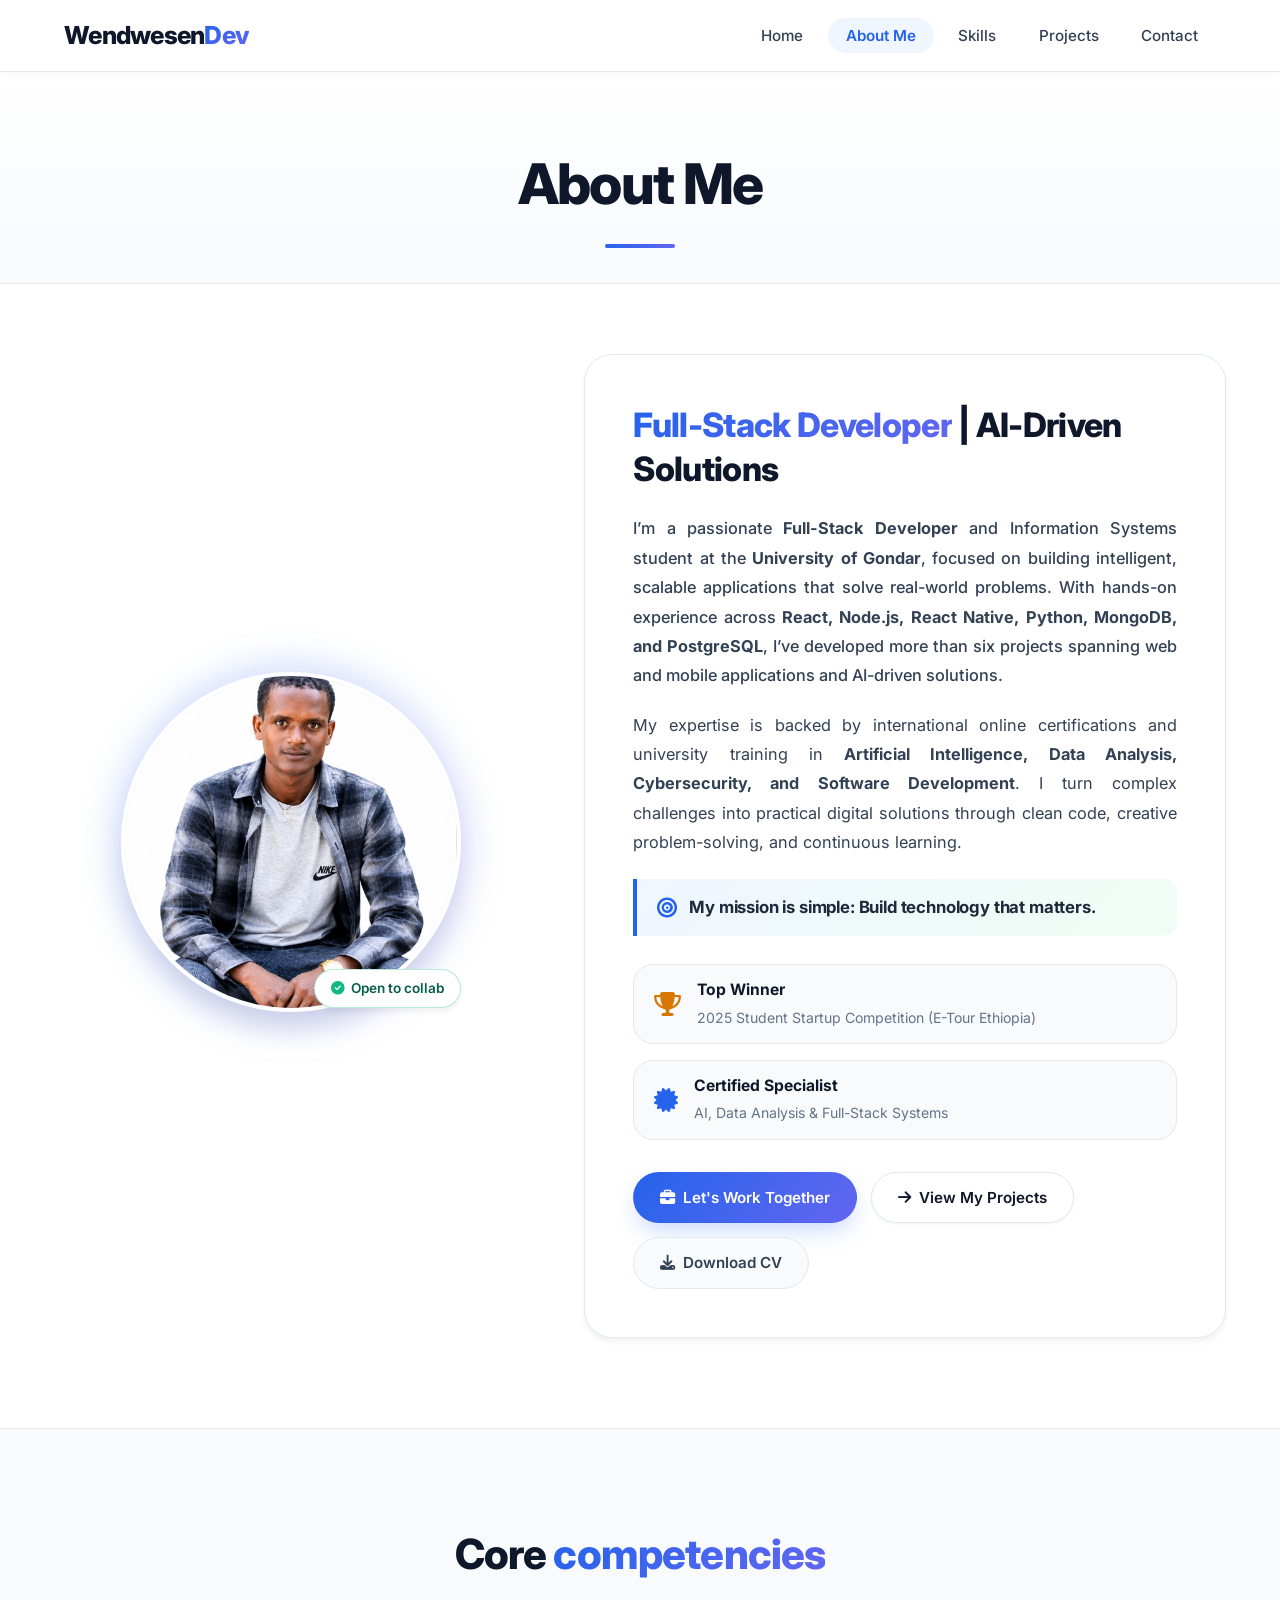
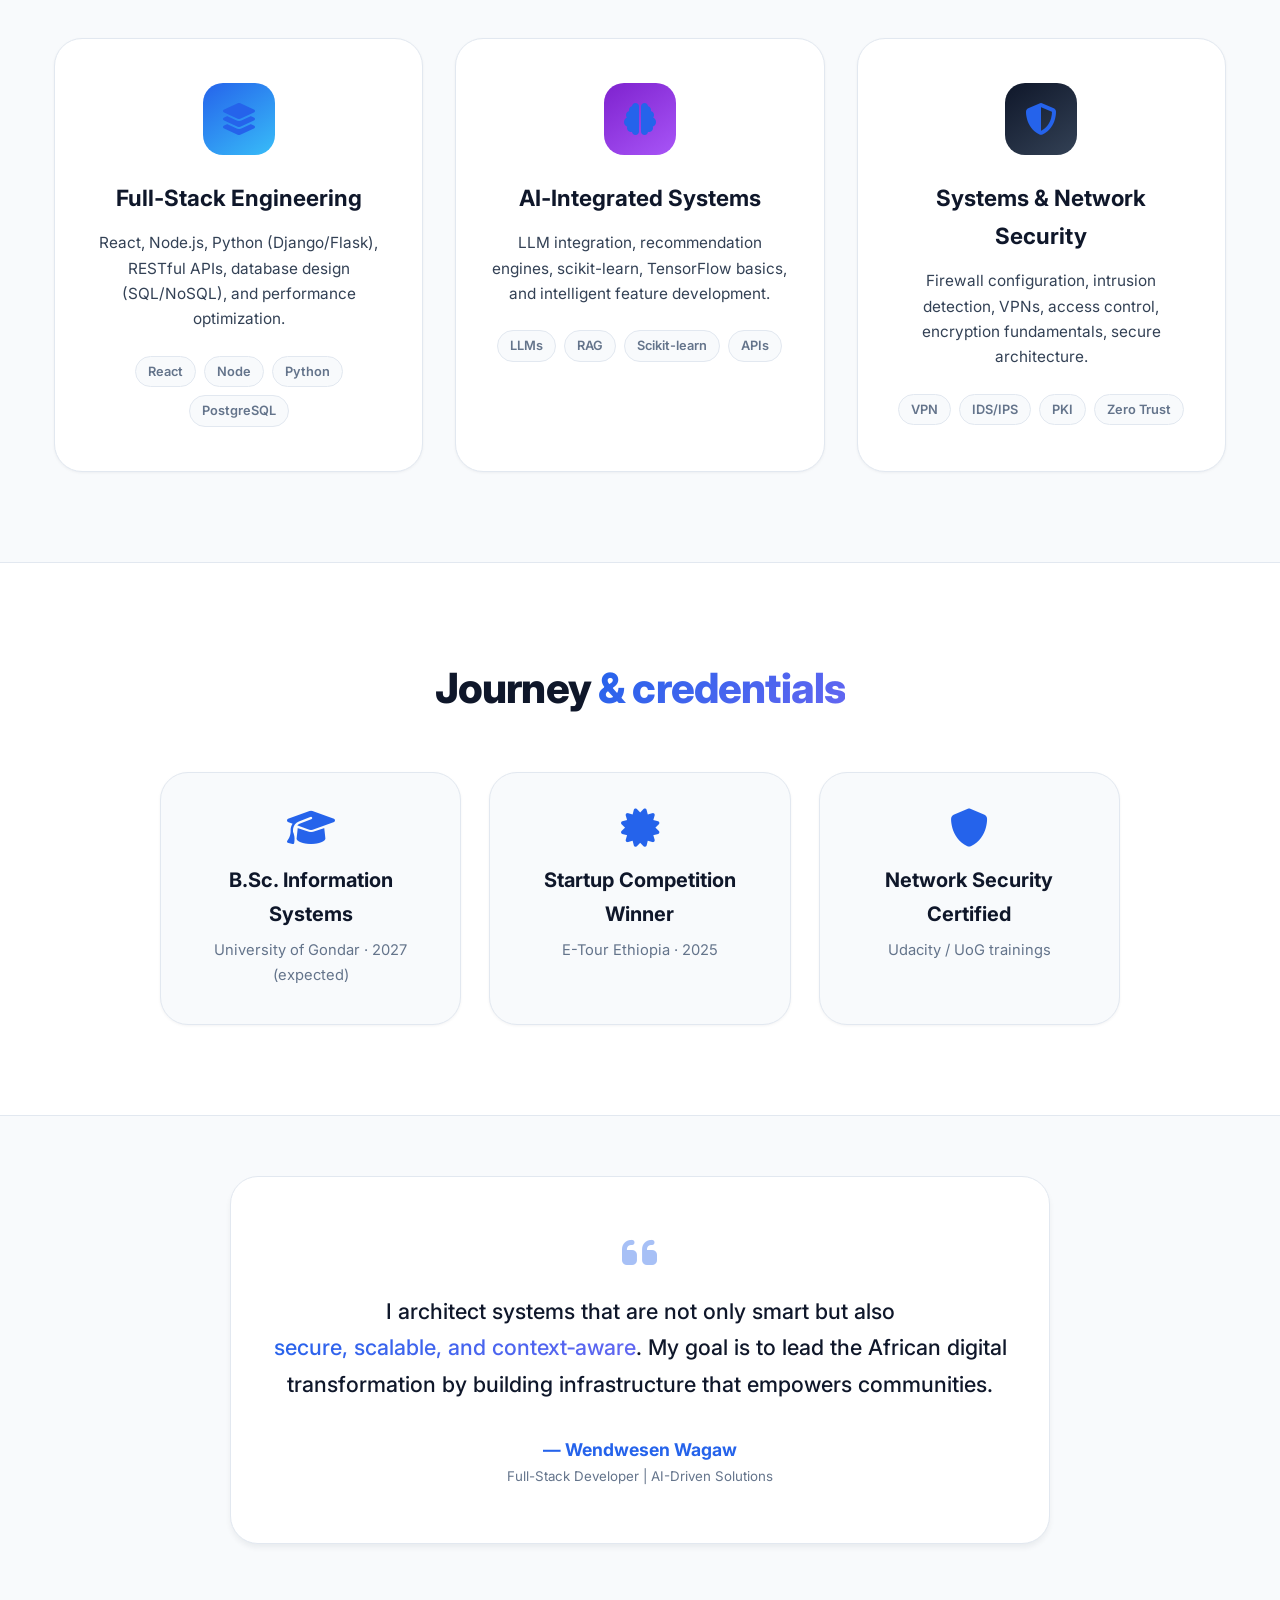
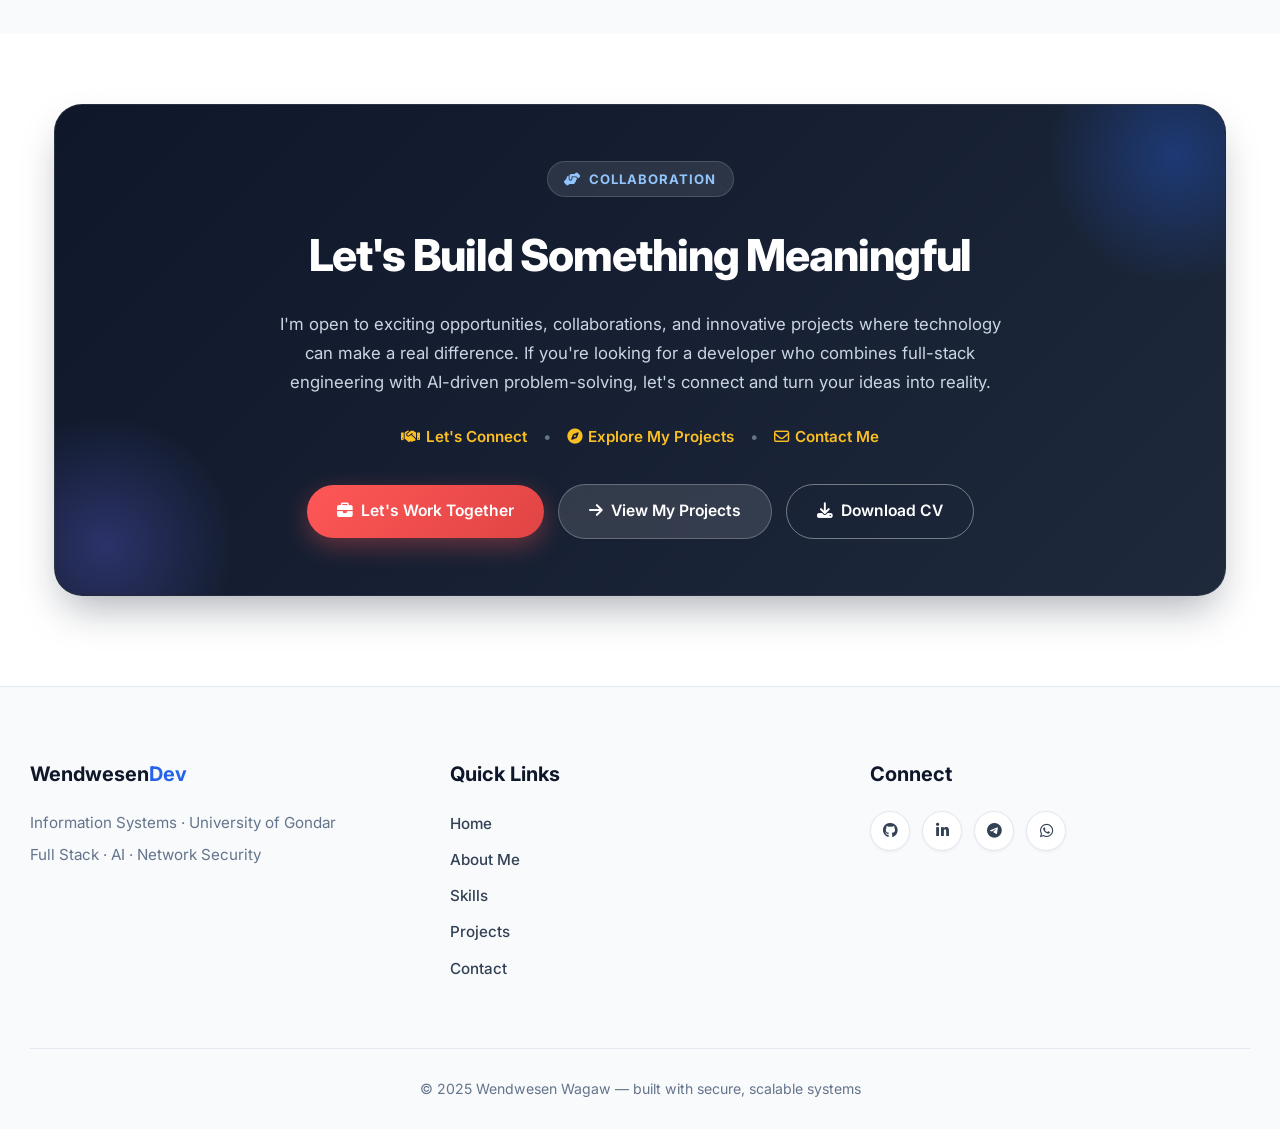
<file: aboutme.html>
<!DOCTYPE html>
<html lang="en">

<head>
  <meta charset="UTF-8">
  <meta name="viewport" content="width=device-width, initial-scale=1.0">
  <title>About Me | Wendwesen · Full Stack & Systems Engineer</title>
  <!-- ===== aboutme.css ===== -->
  <link rel="stylesheet" href="aboutme.css">
  <!-- Font Awesome 6 (free) & Google Fonts -->
  <link rel="stylesheet" href="https://cdnjs.cloudflare.com/ajax/libs/font-awesome/6.4.0/css/all.min.css">
  <link href="https://fonts.googleapis.com/css2?family=Inter:wght@300;400;500;600;700;800&display=swap"
    rel="stylesheet">
</head>

<body>
  <!-- NAVBAR (matches project/contact style) -->
  <nav class="navbar">
    <div class="logo">Wendwesen<span>Dev</span></div>
    <ul class="nav-links">
      <li><a href="index.html">Home</a></li>
      <li><a href="aboutme.html" class="active">About Me</a></li>
      <li><a href="skills.html">Skills</a></li>
      <li><a href="projects.html">Projects</a></li>
      <li><a href="contact.html">Contact</a></li>
    </ul>
    <div class="hamburger">
      <span></span><span></span><span></span>
    </div>
  </nav>

  <!-- HERO (simple, bold) -->
  <header class="page-header">
    <div class="container">
      <h1>About Me</h1>
      <div class="header-underline"></div>
    </div>
  </header>

  <!-- MAIN BIO SECTION – redesigned with vibrant glass & gradient -->
  <main>
    <!-- INTRO CARD (left image, right text) -->
    <section class="intro-section fade-in">
      <div class="container intro-grid">
        <!-- profile image with animated glow -->
        <div class="profile-frame">
          <div class="profile-glow"></div>
          <img src="me.jpg" alt="Wendwesen Wagaw" class="profile-img">
          <div class="status-badge">
            <i class="fa-solid fa-circle-check"></i> Open to collab
          </div>
        </div>

        <!-- right side glass card (expanded) -->
        <div class="intro-card glass-card">
          <h2><span class="gradient-highlight">Full-Stack Developer</span> | AI-Driven Solutions</h2>

          <p class="lead">I’m a passionate <strong>Full-Stack Developer</strong> and Information Systems student at the <strong>University of Gondar</strong>, focused on building intelligent, scalable applications that solve real-world problems. With hands-on experience across <strong>React, Node.js, React Native, Python, MongoDB, and PostgreSQL</strong>, I’ve developed more than six projects spanning web and mobile applications and AI-driven solutions.</p>

          <p>My expertise is backed by international online certifications and university training in <strong>Artificial Intelligence, Data Analysis, Cybersecurity, and Software Development</strong>. I turn complex challenges into practical digital solutions through clean code, creative problem-solving, and continuous learning.</p>

          <div class="mission-statement-box">
            <i class="fa-solid fa-bullseye"></i>
            <div class="mission-statement-text">My mission is simple: Build technology that matters.</div>
          </div>

          <div class="achievement-grid">
            <div class="achievement-item">
              <i class="fa-solid fa-trophy"></i>
              <div><strong>Top Winner</strong> <span>2025 Student Startup Competition (E-Tour Ethiopia)</span></div>
            </div>
            <div class="achievement-item">
              <i class="fa-solid fa-certificate"></i>
              <div><strong>Certified Specialist</strong> <span>AI, Data Analysis & Full-Stack Systems</span></div>
            </div>
          </div>

          <!-- Recommended Button Layout -->
          <div class="cta-group">
            <a href="contact.html" class="btn btn-primary"><i class="fa-solid fa-briefcase"></i> Let's Work Together</a>
            <a href="projects.html" class="btn btn-secondary"><i class="fa-solid fa-arrow-right"></i> View My Projects</a>
            <a href="Wendwesen_Wagaw_CV.pdf" download="Wendwesen_Wagaw_CV.pdf" target="_blank" class="btn btn-outline"><i class="fa-solid fa-download"></i> Download CV</a>
          </div>
        </div>
      </div>
    </section>

    <!-- CORE PILLARS SECTION (3 cards, like contact/resources but with new colors) -->
    <section class="pillars-section fade-in">
      <div class="container">
        <h2 class="section-title">Core <span class="gradient-text">competencies</span></h2>
        <div class="pillars-grid">
          <div class="pillar-card">
            <div class="pillar-icon" style="background: linear-gradient(145deg, #2563eb, #38bdf8);">
              <i class="fa-solid fa-layer-group"></i>
            </div>
            <h3>Full‑Stack Engineering</h3>
            <p>React, Node.js, Python (Django/Flask), RESTful APIs, database design (SQL/NoSQL), and performance
              optimization.</p>
            <div class="pillar-tags">
              <span>React</span><span>Node</span><span>Python</span><span>PostgreSQL</span>
            </div>
          </div>
          <div class="pillar-card">
            <div class="pillar-icon" style="background: linear-gradient(145deg, #7e22ce, #a855f7);">
              <i class="fa-solid fa-brain"></i>
            </div>
            <h3>AI‑Integrated Systems</h3>
            <p>LLM integration, recommendation engines, scikit-learn, TensorFlow basics, and intelligent feature
              development.</p>
            <div class="pillar-tags">
              <span>LLMs</span><span>RAG</span><span>Scikit-learn</span><span>APIs</span>
            </div>
          </div>
          <div class="pillar-card">
            <div class="pillar-icon" style="background: linear-gradient(145deg, #0f172a, #334155);">
              <i class="fa-solid fa-shield-halved"></i>
            </div>
            <h3>Systems & Network Security</h3>
            <p>Firewall configuration, intrusion detection, VPNs, access control, encryption fundamentals, secure
              architecture.</p>
            <div class="pillar-tags">
              <span>VPN</span><span>IDS/IPS</span><span>PKI</span><span>Zero Trust</span>
            </div>
          </div>
        </div>
      </div>
    </section>

    <!-- MINI TIMELINE / EDUCATION (compact, professional) -->
    <section class="edu-section fade-in">
      <div class="container">
        <h2 class="section-title">Journey <span class="gradient-text">& credentials</span></h2>
        <div class="edu-flex">
          <div class="edu-card">
            <i class="fa-solid fa-graduation-cap"></i>
            <h4>B.Sc. Information Systems</h4>
            <p>University of Gondar · 2027 (expected)</p>
          </div>
          <div class="edu-card">
            <i class="fa-solid fa-certificate"></i>
            <h4>Startup Competition Winner</h4>
            <p>E-Tour Ethiopia · 2025</p>
          </div>
          <div class="edu-card">
            <i class="fa-solid fa-shield"></i>
            <h4>Network Security Certified</h4>
            <p>Udacity / UoG trainings</p>
          </div>
        </div>
      </div>
    </section>

    <!-- QUOTE / VISION (attractive highlight) -->
    <section class="vision-section fade-in">
      <div class="container">
        <div class="vision-card glass-card">
          <i class="fa-solid fa-quote-left"></i>
          <p>I architect systems that are not only smart but also <span class="gradient-highlight">secure, scalable, and
              context‑aware</span>. My goal is to lead the African digital transformation by building infrastructure
            that empowers communities.</p>
          <div class="vision-footer">
            <span>— Wendwesen Wagaw</span>
            <small>Full-Stack Developer | AI-Driven Solutions</small>
          </div>
        </div>
      </div>
    </section>

    <!-- ==================== PROFESSIONAL CALL TO ACTION SECTION ==================== -->
    <section class="cta-build-section fade-in">
      <div class="container">
        <div class="cta-build-card">
          <span class="cta-badge-tag"><i class="fa-solid fa-handshake-angle"></i> Collaboration</span>
          <h2 class="cta-title">Let's Build Something Meaningful</h2>
          <p class="cta-desc">
            I'm open to exciting opportunities, collaborations, and innovative projects where technology can make a real difference. If you're looking for a developer who combines full-stack engineering with AI-driven problem-solving, let's connect and turn your ideas into reality.
          </p>

          <div class="cta-connect-strip">
            <span><i class="fa-solid fa-handshake"></i> Let's Connect</span>
            <span class="dot-separator">•</span>
            <span><i class="fa-solid fa-compass"></i> Explore My Projects</span>
            <span class="dot-separator">•</span>
            <span><i class="fa-regular fa-envelope"></i> Contact Me</span>
          </div>

          <!-- Recommended Button Layout -->
          <div class="cta-action-buttons">
            <a href="contact.html" class="btn btn-primary">
              <i class="fa-solid fa-briefcase"></i> Let's Work Together
            </a>
            <a href="projects.html" class="btn btn-secondary">
              <i class="fa-solid fa-arrow-right"></i> View My Projects
            </a>
            <a href="Wendwesen_Wagaw_CV.pdf" download="Wendwesen_Wagaw_CV.pdf" target="_blank" class="btn btn-outline-white">
              <i class="fa-solid fa-download"></i> Download CV
            </a>
          </div>
        </div>
      </div>
    </section>
  </main>

  <!-- FOOTER (exactly like contact page) -->
  <footer>
    <div class="footer-content">
      <div class="footer-col">
        <h3>Wendwesen<span>Dev</span></h3>
        <p>Information Systems · University of Gondar</p>
        <p>Full Stack · AI · Network Security</p>
      </div>
      <div class="footer-col">
        <h3>Quick Links</h3>
        <a href="index.html">Home</a>
        <a href="aboutme.html">About Me</a>
        <a href="skills.html">Skills</a>
        <a href="projects.html">Projects</a>
        <a href="contact.html">Contact</a>
      </div>
      <div class="footer-col">
        <h3>Connect</h3>
        <div class="footer-social">
          <a href="https://github.com/wendeor21-ai" target="_blank" rel="noopener noreferrer" aria-label="GitHub"><i
              class="fab fa-github"></i></a>
          <a href="https://www.linkedin.com/in/wendwesen-wagaw-0b482a38b" target="_blank" rel="noopener noreferrer"
            aria-label="LinkedIn"><i class="fab fa-linkedin-in"></i></a>
          <a href="https://t.me/wendwesen1" target="_blank" rel="noopener noreferrer" aria-label="Telegram"><i
              class="fab fa-telegram"></i></a>
          <a href="https://wa.me/251914225724" target="_blank" rel="noopener noreferrer" aria-label="WhatsApp"><i
              class="fab fa-whatsapp"></i></a>
        </div>
      </div>
    </div>
    <p class="footer-bottom">© 2025 Wendwesen Wagaw — built with secure, scalable systems</p>
  </footer>

  <!-- mobile menu script -->
  <script>
    const hamburger = document.querySelector('.hamburger');
    const navLinks = document.querySelector('.nav-links');
    if (hamburger && navLinks) {
      hamburger.addEventListener('click', () => {
        navLinks.classList.toggle('active');
        hamburger.classList.toggle('active');
      });
      document.querySelectorAll('.nav-links a').forEach(link => {
        link.addEventListener('click', () => {
          navLinks.classList.remove('active');
          hamburger.classList.remove('active');
        });
      });
      document.addEventListener('click', (e) => {
        if (!navLinks.contains(e.target) && !hamburger.contains(e.target)) {
          navLinks.classList.remove('active');
          hamburger.classList.remove('active');
        }
      });
    }
  </script>
</body>

</html>
</file>
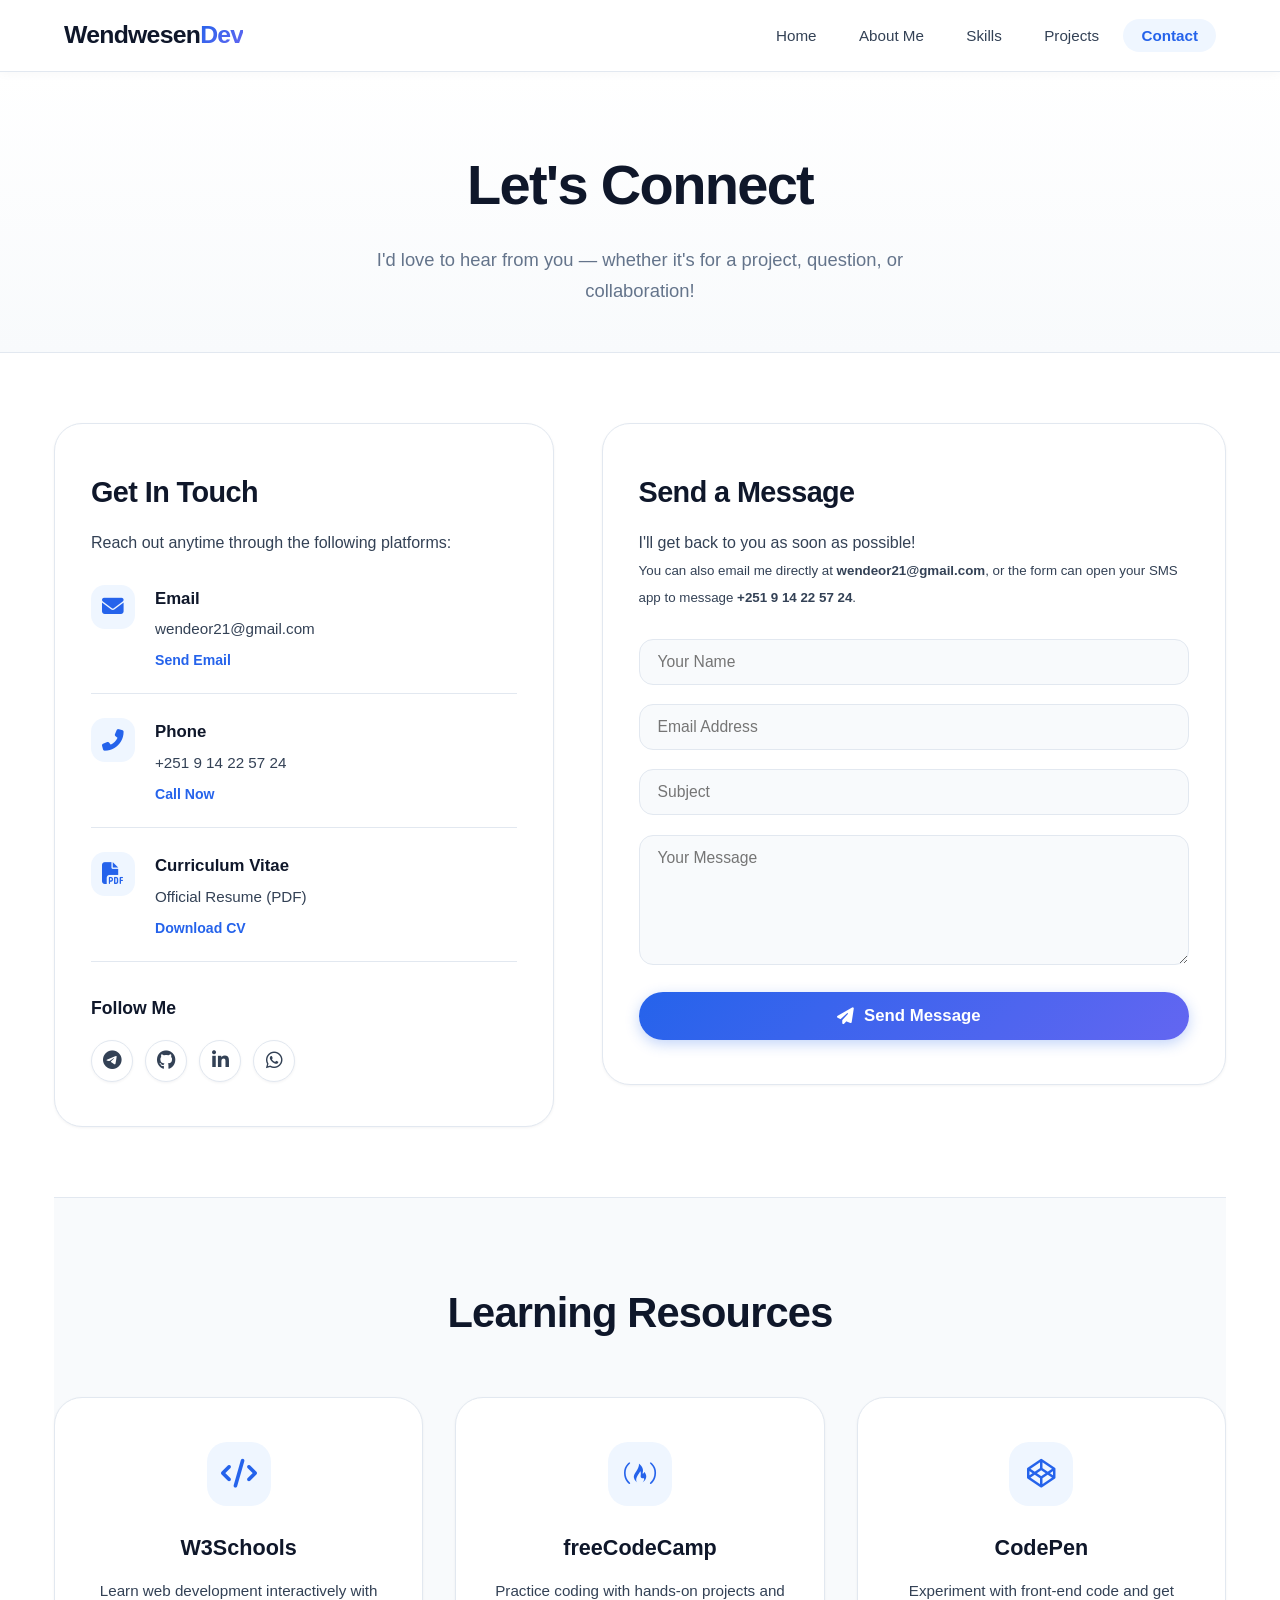
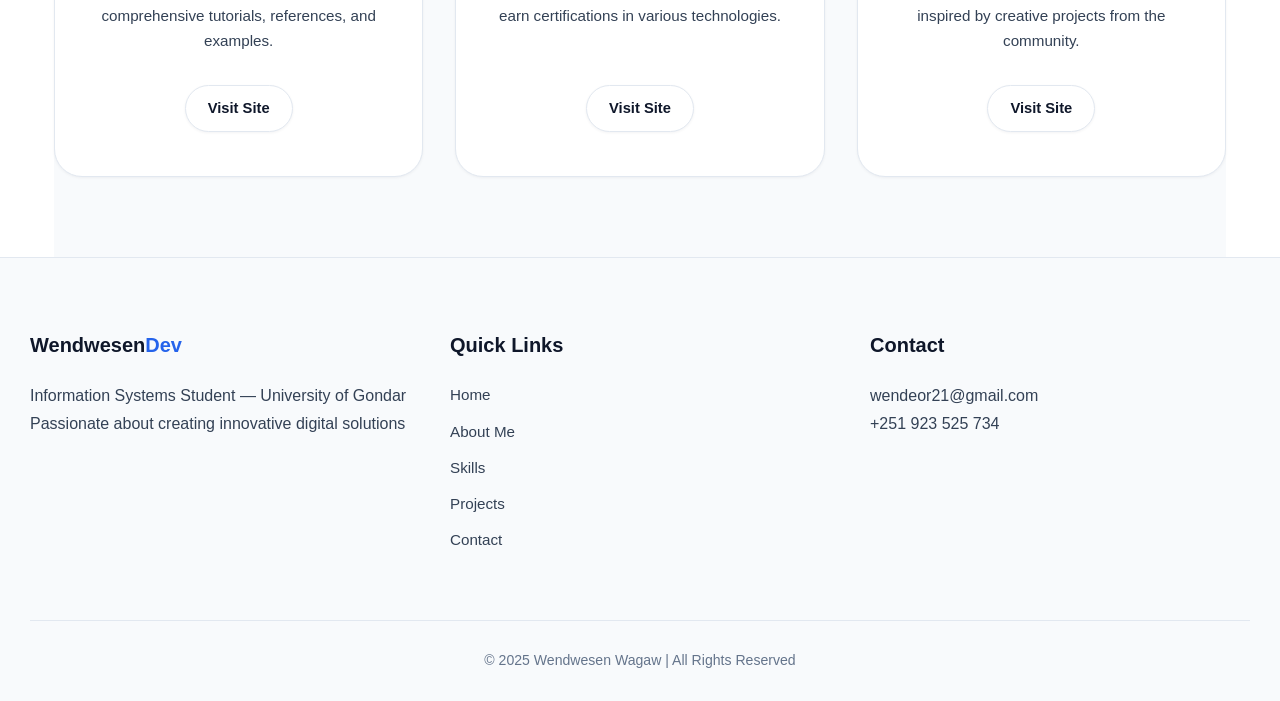
<file: contact.html>
<!DOCTYPE html>
<html lang="en">

<head>
  <meta charset="UTF-8" />
  <meta name="viewport" content="width=device-width, initial-scale=1.0, maximum-scale=5.0" />
  <title>Contact | Wendwesen Wagaw</title>
  <!-- External CSS -->
  <link rel="stylesheet" href="contact.css">
  <!-- Fonts & Icons -->
  <link rel="stylesheet"
    href="https://fonts.googleapis.com/css2?family=Poppins:wght@300;400;500;600;700&family=Nunito:wght@600;700;800&display=swap" />
  <link rel="stylesheet" href="https://cdnjs.cloudflare.com/ajax/libs/font-awesome/6.5.0/css/all.min.css" />
</head>

<body>
  <!-- Navigation -->
  <nav class="navbar">
    <div class="logo">Wendwesen<span>Dev</span></div>
    <ul class="nav-links" id="navLinks">
      <li><a href="index.html">Home</a></li>
      <li><a href="aboutme.html">About Me</a></li>
      <li><a href="skills.html">Skills</a></li>
      <li><a href="projects.html">Projects</a></li>
      <li><a href="contact.html" class="active">Contact</a></li>
    </ul>
    <div class="hamburger" id="hamburger">
      <span></span><span></span><span></span>
    </div>
  </nav>

  <!-- Hero Section -->
  <header class="hero">
    <div class="container">
      <h1>Let's Connect</h1>
      <p>I'd love to hear from you — whether it's for a project, question, or collaboration!</p>
    </div>
  </header>

  <!-- Main Contact Section -->
  <main class="container">
    <section class="contact-grid">
      <!-- Contact Info -->
      <div class="contact-info">
        <h2>Get In Touch</h2>
        <p>Reach out anytime through the following platforms:</p>

        <div class="contact-item">
          <i class="fas fa-envelope"></i>
          <div>
            <h3>Email</h3>
            <p>wendeor21@gmail.com</p>
            <a href="mailto:wendeor21@gmail.com" class="contact-link">Send Email</a>
          </div>
        </div>

        <div class="contact-item">
          <i class="fas fa-phone-alt"></i>
          <div>
            <h3>Phone</h3>
            <p>+251 9 14 22 57 24</p>
            <a href="tel:+251914225724" class="contact-link">Call Now</a>
          </div>
        </div>

        <div class="contact-item" id="cv">
          <i class="fas fa-file-pdf"></i>
          <div>
            <h3>Curriculum Vitae</h3>
            <p>Official Resume (PDF)</p>
            <a href="Wendwesen_Wagaw_CV.pdf" download="Wendwesen_Wagaw_CV.pdf" target="_blank" class="contact-link">Download CV</a>
          </div>
        </div>

        <div class="social-links">
          <h3>Follow Me</h3>
          <div class="social-icons">
            <a href="https://t.me/wendwesen1" target="_blank" aria-label="Telegram"><i class="fab fa-telegram"></i></a>
            <a href="https://github.com/wendeor21-ai" target="_blank" aria-label="GitHub"><i class="fab fa-github"></i></a>
            <a href="https://www.linkedin.com/in/wendwesen-wagaw-1b9b4a1b7/" target="_blank" aria-label="LinkedIn"><i class="fab fa-linkedin-in"></i></a>
            <a href="https://wa.me/251914225724" target="_blank" aria-label="WhatsApp"><i class="fab fa-whatsapp"></i></a>
          </div>
        </div>
      </div>

      <!-- Contact Form -->
      <div class="contact-form">
        <h2>Send a Message</h2>
        <p>I'll get back to you as soon as possible!<br>
           <small>You can also email me directly at <strong>wendeor21@gmail.com</strong>, or the form can open your SMS app to message <strong>+251 9 14 22 57 24</strong>.</small>
        </p>

        <form id="contactForm" action="https://formspree.io/f/xaqdaypw"
  method="POST">
          <div id="formStatus" class="form-status"></div>
          <input type="text" id="name" name="name" placeholder="Your Name" required />
          <input type="email" id="email" name="email" placeholder="Email Address" required />
          <input type="text" id="subject" name="subject" placeholder="Subject" required />
          <textarea id="message" name="message" rows="5" placeholder="Your Message" required></textarea>
          <button type="submit" id="submitBtn">
            <i class="fas fa-paper-plane"></i>
            <span id="btnText">Send Message</span>
            <div class="spinner" id="spinner"></div>
          </button>
        </form>
      </div>
    </section>

    <!-- Resources Section -->
    <section class="resources">
      <h2>Learning Resources</h2>
      <div class="resources-grid">
        <div class="resource">
          <div class="resource-icon"><i class="fas fa-code"></i></div>
          <h3>W3Schools</h3>
          <p>Learn web development interactively with comprehensive tutorials, references, and examples.</p>
          <a href="https://www.w3schools.com/" target="_blank" class="resource-btn">Visit Site</a>
        </div>
        <div class="resource">
          <div class="resource-icon"><i class="fab fa-free-code-camp"></i></div>
          <h3>freeCodeCamp</h3>
          <p>Practice coding with hands-on projects and earn certifications in various technologies.</p>
          <a href="https://www.freecodecamp.org/" target="_blank" class="resource-btn">Visit Site</a>
        </div>
        <div class="resource">
          <div class="resource-icon"><i class="fab fa-codepen"></i></div>
          <h3>CodePen</h3>
          <p>Experiment with front-end code and get inspired by creative projects from the community.</p>
          <a href="https://codepen.io/" target="_blank" class="resource-btn">Visit Site</a>
        </div>
      </div>
    </section>
  </main>

  <!-- Footer -->
  <footer>
    <div class="footer-content">
      <div class="footer-col">
        <h3>Wendwesen<span>Dev</span></h3>
        <p>Information Systems Student — University of Gondar</p>
        <p>Passionate about creating innovative digital solutions</p>
      </div>
      <div class="footer-col">
        <h3>Quick Links</h3>
        <a href="index.html">Home</a>
        <a href="aboutme.html">About Me</a>
        <a href="skills.html">Skills</a>
        <a href="projects.html">Projects</a>
        <a href="contact.html">Contact</a>
      </div>
      <div class="footer-col">
        <h3>Contact</h3>
        <p>wendeor21@gmail.com</p>
        <p>+251 923 525 734</p>
      </div>
    </div>
    <p class="footer-bottom">© 2025 Wendwesen Wagaw | All Rights Reserved</p>
  </footer>

  <!-- JavaScript -->
  <script>
    // Mobile menu toggle
    const hamburger = document.getElementById('hamburger');
    const navLinks = document.getElementById('navLinks');

    if (hamburger && navLinks) {
      hamburger.addEventListener('click', () => {
        navLinks.classList.toggle('active');
        hamburger.classList.toggle('active');
      });

      // Close menu when link clicked
      document.querySelectorAll('.nav-links a').forEach(link => {
        link.addEventListener('click', () => {
          navLinks.classList.remove('active');
          hamburger.classList.remove('active');
        });
      });

      // Close menu on click outside
      document.addEventListener('click', (e) => {
        if (!navLinks.contains(e.target) && !hamburger.contains(e.target)) {
          navLinks.classList.remove('active');
          hamburger.classList.remove('active');
        }
      });
    }

    // Contact form submission (Formspree + SMS fallback)
    document.getElementById("contactForm").addEventListener("submit", async (e) => {
      e.preventDefault();

      const submitBtn = document.getElementById("submitBtn");
      const btnText = document.getElementById("btnText");
      const spinner = document.getElementById("spinner");
      const formStatus = document.getElementById("formStatus");

      // gather values
      const formData = {
        name: document.getElementById("name").value,
        email: document.getElementById("email").value,
        subject: document.getElementById("subject").value,
        message: document.getElementById("message").value
      };

      submitBtn.disabled = true;
      btnText.textContent = "Sending...";
      spinner.style.display = "inline-block";
      formStatus.style.display = "none";

      const encodedSubject = encodeURIComponent(`Contact Form: ${formData.subject}`);
      const mailBody = `Name: ${formData.name}\nEmail: ${formData.email}\nSubject: ${formData.subject}\n\nMessage:\n${formData.message}`;
      const mailtoUrl = `mailto:wendeor21@gmail.com?subject=${encodedSubject}&body=${encodeURIComponent(mailBody)}`;
      const whatsappText = encodeURIComponent(`Hi Wendwesen, I am ${formData.name} (${formData.email}). Regarding: ${formData.subject}\n\n${formData.message}`);
      const whatsappUrl = `https://wa.me/251914225724?text=${whatsappText}`;

      let sentRemotely = false;
      try {
        const response = await fetch('https://formspree.io/f/xaqdaypw', {
          method: 'POST',
          headers: { 'Content-Type': 'application/json', 'Accept': 'application/json' },
          body: JSON.stringify({
            name: formData.name,
            email: formData.email,
            subject: formData.subject,
            message: formData.message,
            _replyto: formData.email
          })
        });

        if (response.ok) {
          sentRemotely = true;
        }
      } catch (error) {
        // file:// or network error
      } finally {
        submitBtn.disabled = false;
        btnText.textContent = "Send Message";
        spinner.style.display = "none";

        formStatus.innerHTML = `
          <strong><i class="fas fa-check-circle"></i> Thank you, ${formData.name}!</strong><br>
          ${sentRemotely ? 'Your message has been sent to Wendwesen Wagaw.' : 'Your message has been processed! You can also connect directly via:'}
          <div style="margin-top: 10px; display: flex; gap: 8px; flex-wrap: wrap;">
            <a href="${whatsappUrl}" target="_blank" rel="noopener noreferrer" style="background: #25d366; color: #fff; padding: 6px 14px; border-radius: 20px; font-size: 0.82rem; text-decoration: none; font-weight: 600;"><i class="fab fa-whatsapp"></i> WhatsApp</a>
            <a href="https://t.me/wendwesen1" target="_blank" rel="noopener noreferrer" style="background: #0088cc; color: #fff; padding: 6px 14px; border-radius: 20px; font-size: 0.82rem; text-decoration: none; font-weight: 600;"><i class="fab fa-telegram"></i> Telegram</a>
            <a href="${mailtoUrl}" style="background: #ea4335; color: #fff; padding: 6px 14px; border-radius: 20px; font-size: 0.82rem; text-decoration: none; font-weight: 600;"><i class="fas fa-envelope"></i> Open Email</a>
          </div>
        `;
        formStatus.className = "form-status success";
        formStatus.style.display = "block";
        e.target.reset();

        try {
          const mailLink = document.createElement('a');
          mailLink.href = mailtoUrl;
          mailLink.click();
        } catch (err) {}
      }
    });
  </script>
</body>

</html>
</file>
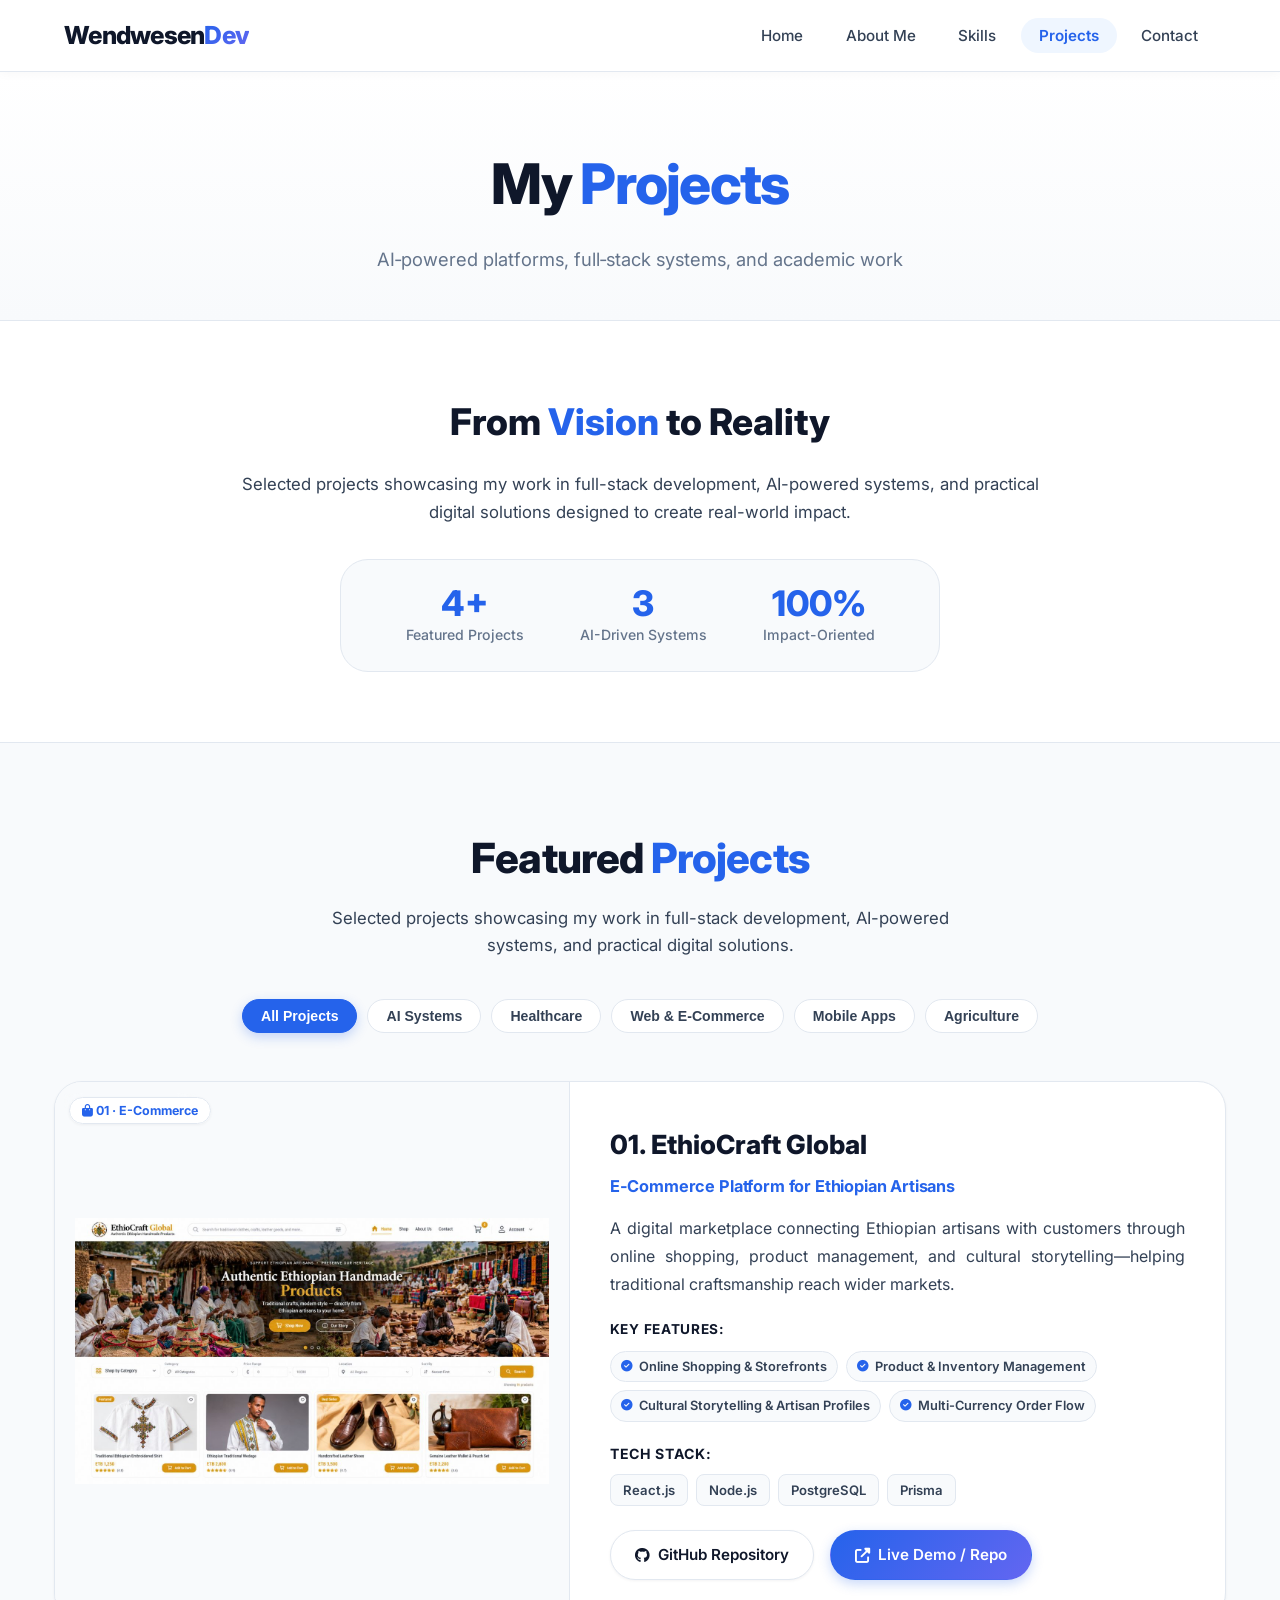
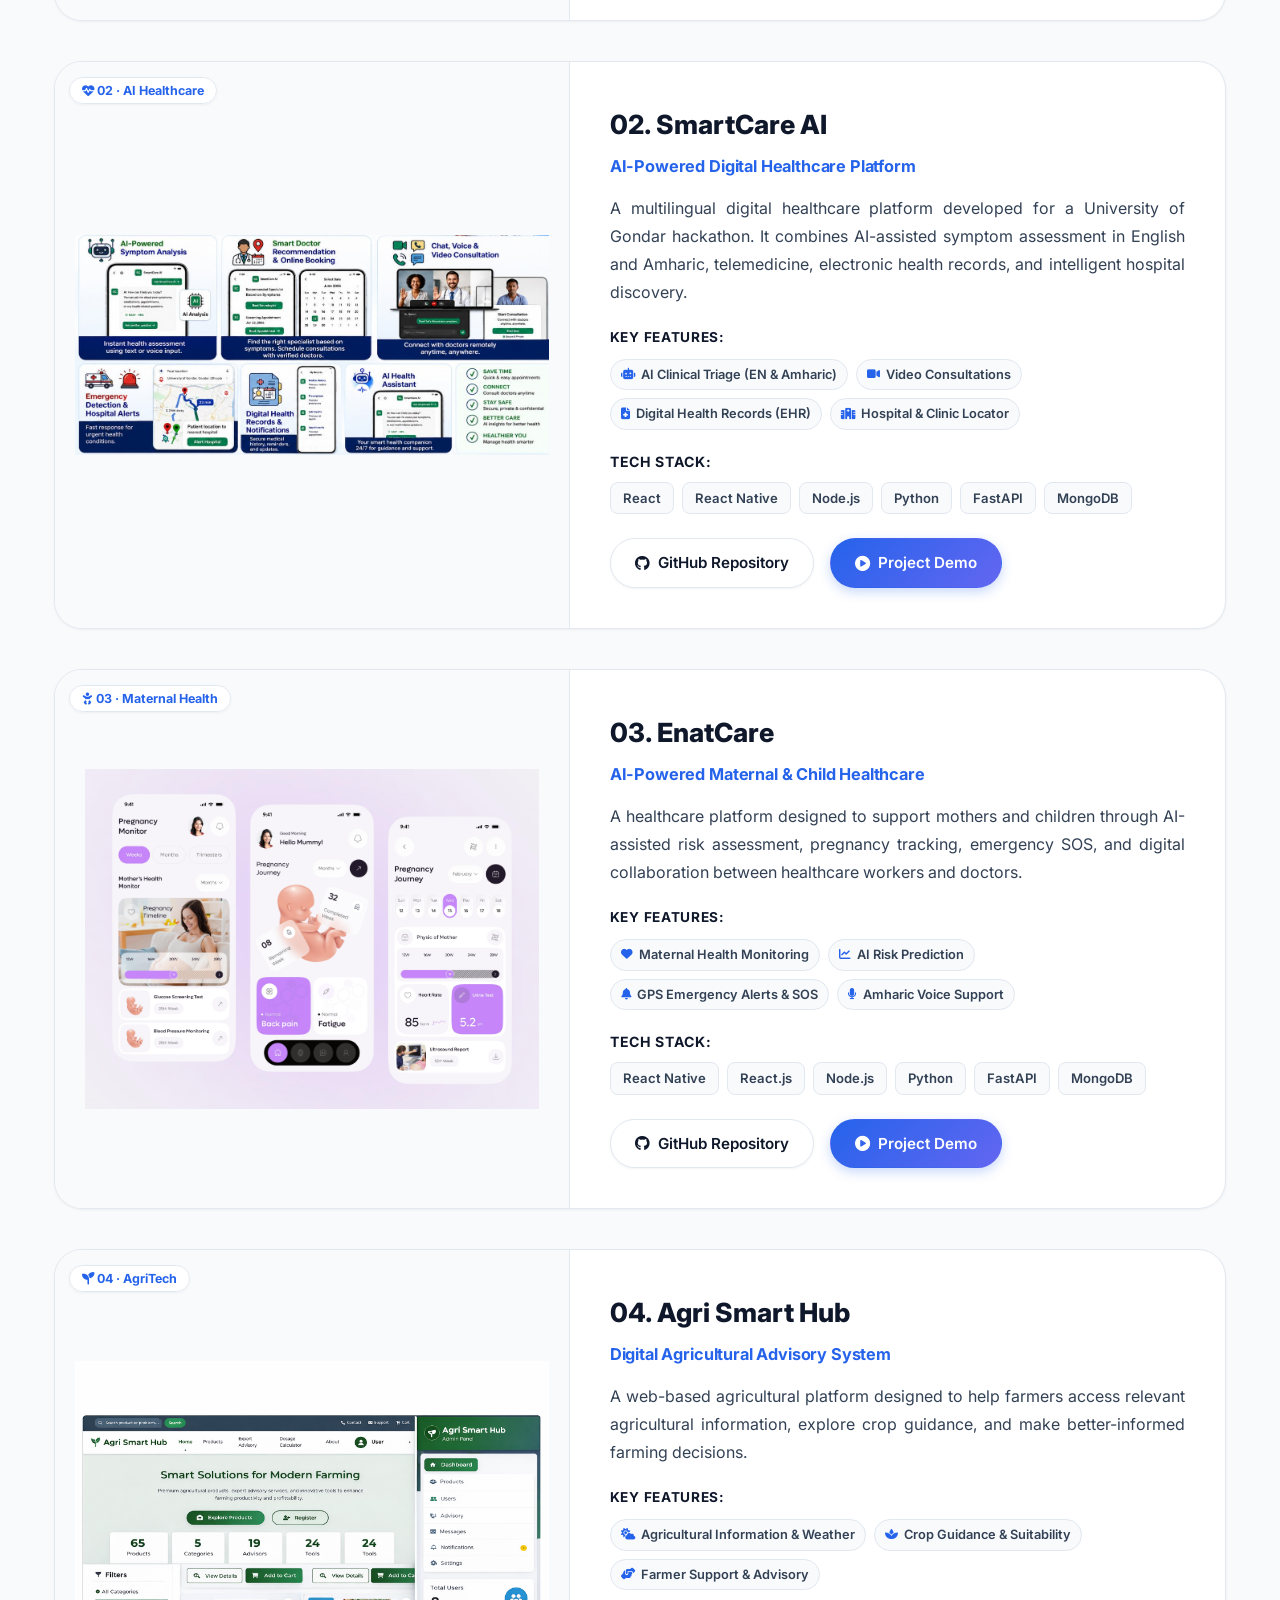
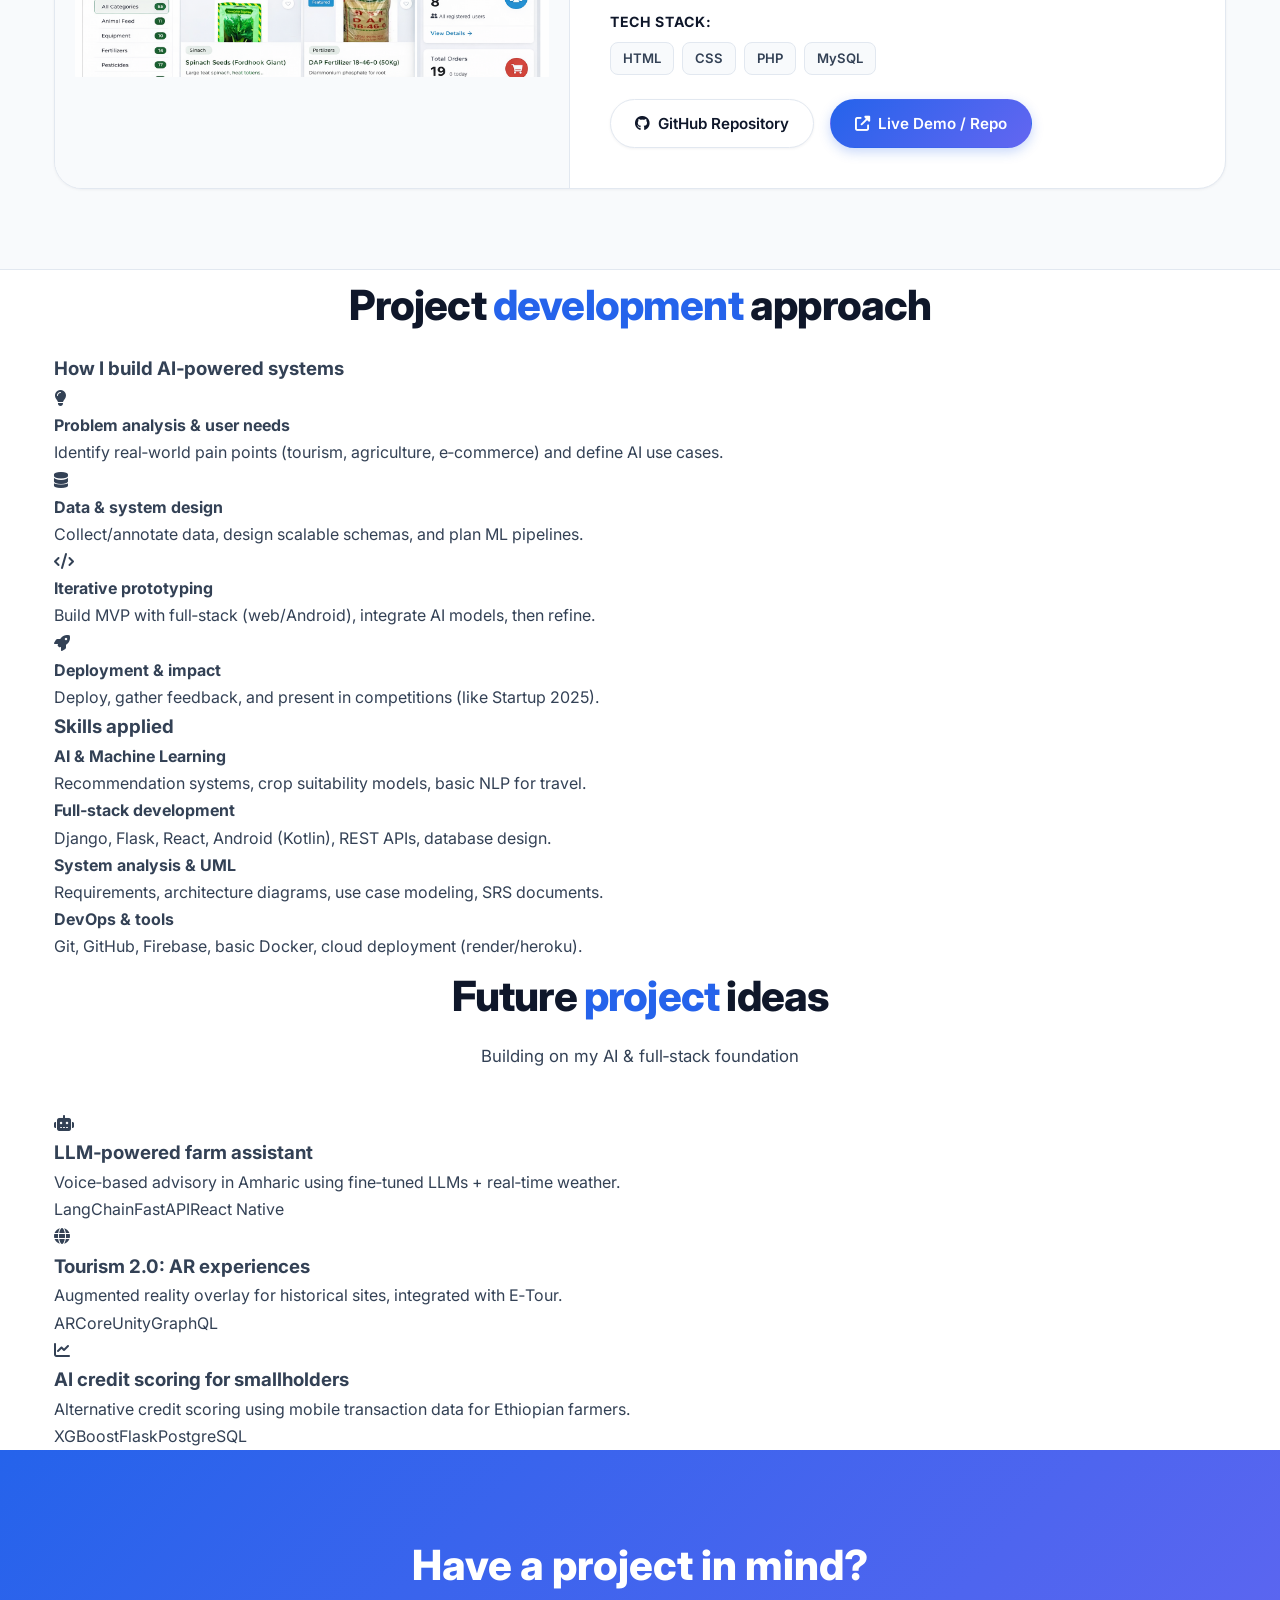
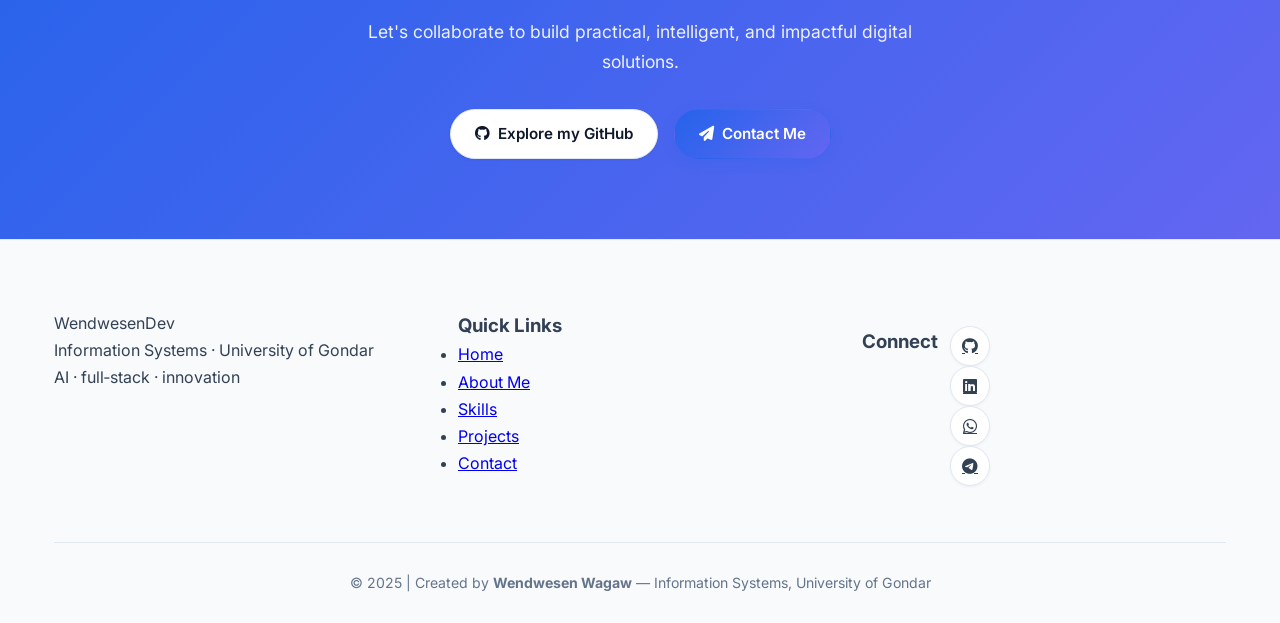
<file: projects.html>
<!DOCTYPE html>
<html lang="en">

<head>
  <meta charset="UTF-8">
  <meta name="viewport" content="width=device-width, initial-scale=1.0">
  <title>Projects | Wendwesen Wagaw · AI & Full‑Stack</title>
  <!-- External CSS -->
  <link rel="stylesheet" href="projects.css">
  <!-- Google Fonts & Font Awesome -->
  <link href="https://fonts.googleapis.com/css2?family=Inter:wght@300;400;500;600;700;800&display=swap"
    rel="stylesheet">
  <link rel="stylesheet" href="https://cdnjs.cloudflare.com/ajax/libs/font-awesome/6.4.0/css/all.min.css">
</head>

<body>
  <!-- NAVBAR -->
  <nav class="navbar">
    <div class="logo">Wendwesen<span>Dev</span></div>
    <ul class="nav-links">
      <li><a href="index.html">Home</a></li>
      <li><a href="aboutme.html">About Me</a></li>
      <li><a href="skills.html">Skills</a></li>
      <li><a href="projects.html" class="active">Projects</a></li>
      <li><a href="contact.html">Contact</a></li>
    </ul>
    <div class="hamburger">
      <span></span><span></span><span></span>
    </div>
  </nav>

  <!-- HERO SECTION -->
  <header class="projects-hero">
    <div class="container">
      <h1>My <span class="highlight">Projects</span></h1>
      <p>AI‑powered platforms, full‑stack systems, and academic work</p>
    </div>
  </header>

  <!-- INTRO SECTION -->
  <section class="projects-intro">
    <div class="container">
      <div class="intro-content">
        <h2>From <span class="highlight">Vision</span> to Reality</h2>
        <p>Selected projects showcasing my work in full-stack development, AI-powered systems, and practical digital solutions designed to create real-world impact.</p>
        <div class="intro-stats">
          <div class="stat">
            <div class="stat-number">4+</div>
            <div class="stat-label">Featured Projects</div>
          </div>
          <div class="stat">
            <div class="stat-number">3</div>
            <div class="stat-label">AI-Driven Systems</div>
          </div>
          <div class="stat">
            <div class="stat-number">100%</div>
            <div class="stat-label">Impact-Oriented</div>
          </div>
        </div>
      </div>
    </div>
  </section>

  <!-- FEATURED PROJECTS GRID -->
  <section class="featured-projects" id="featured-projects">
    <div class="container">
      <h2 class="section-title">Featured <span class="highlight">Projects</span></h2>
      <p class="section-subtitle">Selected projects showcasing my work in full-stack development, AI-powered systems, and practical digital solutions.</p>

      <!-- Category Filter Tabs -->
      <div class="project-filters">
        <button class="filter-btn active" data-filter="all">All Projects</button>
        <button class="filter-btn" data-filter="ai">AI Systems</button>
        <button class="filter-btn" data-filter="healthcare">Healthcare</button>
        <button class="filter-btn" data-filter="web">Web & E-Commerce</button>
        <button class="filter-btn" data-filter="mobile">Mobile Apps</button>
        <button class="filter-btn" data-filter="agri">Agriculture</button>
      </div>

      <div class="projects-grid">
        <!-- 01. EthioCraft Global -->
        <div class="project-card" id="ethiocraft" data-category="web ai">
          <div class="project-image">
            <div class="image-wrapper">
              <img src="EthioCrafts.png" alt="EthioCraft Global E-Commerce Platform"
                onerror="this.src='https://images.unsplash.com/photo-1472851294608-062f824d29cc?w=800&auto=format&fit=crop&q=80'">
              <div class="image-overlay">
                <span class="overlay-text"><i class="fas fa-shopping-bag"></i> 01 · E-Commerce</span>
              </div>
            </div>
          </div>
          <div class="project-content">
            <h3 class="project-title">01. EthioCraft Global</h3>
            <div class="project-subtitle">E-Commerce Platform for Ethiopian Artisans</div>
            <p class="project-description">
              A digital marketplace connecting Ethiopian artisans with customers through online shopping, product management, and cultural storytelling—helping traditional craftsmanship reach wider markets.
            </p>
            <div class="project-details">
              <h4>Key Features:</h4>
              <ul class="project-features-list">
                <li class="feature-pill"><i class="fas fa-check-circle"></i> Online Shopping & Storefronts</li>
                <li class="feature-pill"><i class="fas fa-check-circle"></i> Product & Inventory Management</li>
                <li class="feature-pill"><i class="fas fa-check-circle"></i> Cultural Storytelling & Artisan Profiles</li>
                <li class="feature-pill"><i class="fas fa-check-circle"></i> Multi-Currency Order Flow</li>
              </ul>
            </div>
            <div class="project-tech">
              <h4>Tech Stack:</h4>
              <div class="tech-tags">
                <span class="tech-tag">React.js</span>
                <span class="tech-tag">Node.js</span>
                <span class="tech-tag">PostgreSQL</span>
                <span class="tech-tag">Prisma</span>
              </div>
            </div>
            <div class="project-links">
              <a href="https://github.com/wendeor21-ai/EthioCraft-Global" target="_blank" rel="noopener noreferrer" class="btn btn-secondary">
                <i class="fab fa-github"></i> GitHub Repository
              </a>
              <a href="https://github.com/wendeor21-ai/EthioCraft-Global" target="_blank" rel="noopener noreferrer" class="btn btn-primary">
                <i class="fas fa-external-link-alt"></i> Live Demo / Repo
              </a>
            </div>
          </div>
        </div>

        <!-- 02. SmartCare AI -->
        <div class="project-card" id="smartcare" data-category="ai healthcare mobile web">
          <div class="project-image">
            <div class="image-wrapper">
              <img src="smartcareAi.png" alt="SmartCare AI Digital Healthcare Platform"
                onerror="this.src='https://images.unsplash.com/photo-1576091160399-112ba8d25d1d?w=800&auto=format&fit=crop&q=80'">
              <div class="image-overlay">
                <span class="overlay-text"><i class="fas fa-heartbeat"></i> 02 · AI Healthcare</span>
              </div>
            </div>
          </div>
          <div class="project-content">
            <h3 class="project-title">02. SmartCare AI</h3>
            <div class="project-subtitle">AI-Powered Digital Healthcare Platform</div>
            <p class="project-description">
              A multilingual digital healthcare platform developed for a University of Gondar hackathon. It combines AI-assisted symptom assessment in English and Amharic, telemedicine, electronic health records, and intelligent hospital discovery.
            </p>
            <div class="project-details">
              <h4>Key Features:</h4>
              <ul class="project-features-list">
                <li class="feature-pill"><i class="fas fa-robot"></i> AI Clinical Triage (EN & Amharic)</li>
                <li class="feature-pill"><i class="fas fa-video"></i> Video Consultations</li>
                <li class="feature-pill"><i class="fas fa-file-medical"></i> Digital Health Records (EHR)</li>
                <li class="feature-pill"><i class="fas fa-hospital"></i> Hospital & Clinic Locator</li>
              </ul>
            </div>
            <div class="project-tech">
              <h4>Tech Stack:</h4>
              <div class="tech-tags">
                <span class="tech-tag">React</span>
                <span class="tech-tag">React Native</span>
                <span class="tech-tag">Node.js</span>
                <span class="tech-tag">Python</span>
                <span class="tech-tag">FastAPI</span>
                <span class="tech-tag">MongoDB</span>
              </div>
            </div>
            <div class="project-links">
              <a href="https://github.com/wendeor21-ai/aismartcare_f" target="_blank" rel="noopener noreferrer" class="btn btn-secondary">
                <i class="fab fa-github"></i> GitHub Repository
              </a>
              <a href="https://github.com/wendeor21-ai/aismartcare_f" target="_blank" rel="noopener noreferrer" class="btn btn-primary">
                <i class="fas fa-play-circle"></i> Project Demo
              </a>
            </div>
          </div>
        </div>

        <!-- 03. EnatCare -->
        <div class="project-card" id="enatcare" data-category="ai healthcare mobile">
          <div class="project-image">
            <div class="image-wrapper">
              <img src="enatcare.jpg" alt="EnatCare Maternal & Child Healthcare Platform"
                onerror="this.src='https://images.unsplash.com/photo-1584515979956-d9f6e5d09982?w=800&auto=format&fit=crop&q=80'">
              <div class="image-overlay">
                <span class="overlay-text"><i class="fas fa-baby"></i> 03 · Maternal Health</span>
              </div>
            </div>
          </div>
          <div class="project-content">
            <h3 class="project-title">03. EnatCare</h3>
            <div class="project-subtitle">AI-Powered Maternal & Child Healthcare</div>
            <p class="project-description">
              A healthcare platform designed to support mothers and children through AI-assisted risk assessment, pregnancy tracking, emergency SOS, and digital collaboration between healthcare workers and doctors.
            </p>
            <div class="project-details">
              <h4>Key Features:</h4>
              <ul class="project-features-list">
                <li class="feature-pill"><i class="fas fa-heart"></i> Maternal Health Monitoring</li>
                <li class="feature-pill"><i class="fas fa-chart-line"></i> AI Risk Prediction</li>
                <li class="feature-pill"><i class="fas fa-bell"></i> GPS Emergency Alerts & SOS</li>
                <li class="feature-pill"><i class="fas fa-microphone"></i> Amharic Voice Support</li>
              </ul>
            </div>
            <div class="project-tech">
              <h4>Tech Stack:</h4>
              <div class="tech-tags">
                <span class="tech-tag">React Native</span>
                <span class="tech-tag">React.js</span>
                <span class="tech-tag">Node.js</span>
                <span class="tech-tag">Python</span>
                <span class="tech-tag">FastAPI</span>
                <span class="tech-tag">MongoDB</span>
              </div>
            </div>
            <div class="project-links">
              <a href="https://github.com/wendeor21-ai/EnatCare" target="_blank" rel="noopener noreferrer" class="btn btn-secondary">
                <i class="fab fa-github"></i> GitHub Repository
              </a>
              <a href="https://github.com/wendeor21-ai/EnatCare" target="_blank" rel="noopener noreferrer" class="btn btn-primary">
                <i class="fas fa-play-circle"></i> Project Demo
              </a>
            </div>
          </div>
        </div>

        <!-- 04. Agri Smart Hub -->
        <div class="project-card" id="agrismarthub" data-category="agri web">
          <div class="project-image">
            <div class="image-wrapper">
              <img src="AgriSmartHub.png" alt="Agri Smart Hub Digital Agricultural Advisory System"
                onerror="this.src='https://images.unsplash.com/photo-1592982537447-7440770cbfc9?w=800&auto=format&fit=crop&q=80'">
              <div class="image-overlay">
                <span class="overlay-text"><i class="fas fa-seedling"></i> 04 · AgriTech</span>
              </div>
            </div>
          </div>
          <div class="project-content">
            <h3 class="project-title">04. Agri Smart Hub</h3>
            <div class="project-subtitle">Digital Agricultural Advisory System</div>
            <p class="project-description">
              A web-based agricultural platform designed to help farmers access relevant agricultural information, explore crop guidance, and make better-informed farming decisions.
            </p>
            <div class="project-details">
              <h4>Key Features:</h4>
              <ul class="project-features-list">
                <li class="feature-pill"><i class="fas fa-cloud-sun"></i> Agricultural Information & Weather</li>
                <li class="feature-pill"><i class="fas fa-spa"></i> Crop Guidance & Suitability</li>
                <li class="feature-pill"><i class="fas fa-hands-helping"></i> Farmer Support & Advisory</li>
              </ul>
            </div>
            <div class="project-tech">
              <h4>Tech Stack:</h4>
              <div class="tech-tags">
                <span class="tech-tag">HTML</span>
                <span class="tech-tag">CSS</span>
                <span class="tech-tag">PHP</span>
                <span class="tech-tag">MySQL</span>
              </div>
            </div>
            <div class="project-links">
              <a href="https://github.com/wendeor21-ai/agri_smart_hub" target="_blank" rel="noopener noreferrer" class="btn btn-secondary">
                <i class="fab fa-github"></i> GitHub Repository
              </a>
              <a href="https://github.com/wendeor21-ai/agri_smart_hub" target="_blank" rel="noopener noreferrer" class="btn btn-primary">
                <i class="fas fa-external-link-alt"></i> Live Demo / Repo
              </a>
            </div>
          </div>
        </div>
      </div>
    </div>
  </section>

  <!-- DEVELOPMENT APPROACH -->
  <section class="project-showcase">
    <div class="container">
      <h2 class="section-title">Project <span class="highlight">development</span> approach</h2>
      <div class="showcase-content">
        <div class="development-process">
          <h3>How I build AI‑powered systems</h3>
          <div class="process-steps">
            <div class="step">
              <div class="step-icon"><i class="fas fa-lightbulb"></i></div>
              <div class="step-content">
                <h4>Problem analysis & user needs</h4>
                <p>Identify real‑world pain points (tourism, agriculture, e‑commerce) and define AI use cases.</p>
              </div>
            </div>
            <div class="step">
              <div class="step-icon"><i class="fas fa-database"></i></div>
              <div class="step-content">
                <h4>Data & system design</h4>
                <p>Collect/annotate data, design scalable schemas, and plan ML pipelines.</p>
              </div>
            </div>
            <div class="step">
              <div class="step-icon"><i class="fas fa-code"></i></div>
              <div class="step-content">
                <h4>Iterative prototyping</h4>
                <p>Build MVP with full‑stack (web/Android), integrate AI models, then refine.</p>
              </div>
            </div>
            <div class="step">
              <div class="step-icon"><i class="fas fa-rocket"></i></div>
              <div class="step-content">
                <h4>Deployment & impact</h4>
                <p>Deploy, gather feedback, and present in competitions (like Startup 2025).</p>
              </div>
            </div>
          </div>
        </div>
        <div class="skills-applied">
          <h3>Skills applied</h3>
          <div class="skills-list">
            <div class="applied-skill">
              <h4>AI & Machine Learning</h4>
              <p>Recommendation systems, crop suitability models, basic NLP for travel.</p>
            </div>
            <div class="applied-skill">
              <h4>Full‑stack development</h4>
              <p>Django, Flask, React, Android (Kotlin), REST APIs, database design.</p>
            </div>
            <div class="applied-skill">
              <h4>System analysis & UML</h4>
              <p>Requirements, architecture diagrams, use case modeling, SRS documents.</p>
            </div>
            <div class="applied-skill">
              <h4>DevOps & tools</h4>
              <p>Git, GitHub, Firebase, basic Docker, cloud deployment (render/heroku).</p>
            </div>
          </div>
        </div>
      </div>
    </div>
  </section>

  <!-- FUTURE PROJECTS -->
  <section class="future-projects">
    <div class="container">
      <h2 class="section-title">Future <span class="highlight">project</span> ideas</h2>
      <p class="section-subtitle">Building on my AI & full‑stack foundation</p>
      <div class="future-grid">
        <div class="future-card">
          <div class="future-icon"><i class="fas fa-robot"></i></div>
          <h3>LLM‑powered farm assistant</h3>
          <p>Voice‑based advisory in Amharic using fine‑tuned LLMs + real‑time weather.</p>
          <div class="future-tech"><span>LangChain</span><span>FastAPI</span><span>React Native</span></div>
        </div>
        <div class="future-card">
          <div class="future-icon"><i class="fas fa-globe"></i></div>
          <h3>Tourism 2.0: AR experiences</h3>
          <p>Augmented reality overlay for historical sites, integrated with E‑Tour.</p>
          <div class="future-tech"><span>ARCore</span><span>Unity</span><span>GraphQL</span></div>
        </div>
        <div class="future-card">
          <div class="future-icon"><i class="fas fa-chart-line"></i></div>
          <h3>AI credit scoring for smallholders</h3>
          <p>Alternative credit scoring using mobile transaction data for Ethiopian farmers.</p>
          <div class="future-tech"><span>XGBoost</span><span>Flask</span><span>PostgreSQL</span></div>
        </div>
      </div>
    </div>
  </section>

  <!-- CTA SECTION -->
  <section class="projects-cta">
    <div class="container">
      <h2>Have a project in mind?</h2>
      <p>Let's collaborate to build practical, intelligent, and impactful digital solutions.</p>
      <div class="cta-buttons">
        <a href="https://github.com/wendeor21-ai" target="_blank" rel="noopener noreferrer" class="btn btn-secondary">
          <i class="fab fa-github"></i> Explore my GitHub
        </a>
        <a href="contact.html" class="btn btn-primary">
          <i class="fas fa-paper-plane"></i> Contact Me
        </a>
      </div>
    </div>
  </section>

  <!-- FOOTER -->
  <footer>
    <div class="container">
      <div class="footer-content">
        <div class="footer-info">
          <div class="footer-logo">Wendwesen<span>Dev</span></div>
          <p>Information Systems · University of Gondar</p>
          <p>AI · full‑stack · innovation</p>
        </div>
        <div class="footer-links">
          <h3>Quick Links</h3>
          <ul>
            <li><a href="index.html">Home</a></li>
            <li><a href="aboutme.html">About Me</a></li>
            <li><a href="skills.html">Skills</a></li>
            <li><a href="projects.html">Projects</a></li>
            <li><a href="contact.html">Contact</a></li>
          </ul>
        </div>
        <div class="footer-social">
          <h3>Connect</h3>
          <div class="social-icons">
            <a href="https://github.com/wendeor21-ai" target="_blank" rel="noopener noreferrer"><i class="fab fa-github"></i></a>
            <a href="https://www.linkedin.com/in/wendwesen-wagaw-0b482a38b" target="_blank" rel="noopener noreferrer"><i class="fab fa-linkedin"></i></a>
            <a href="https://wa.me/251914225724" target="_blank" rel="noopener noreferrer"><i class="fab fa-whatsapp"></i></a>
            <a href="https://t.me/wendwesen1" target="_blank" rel="noopener noreferrer"><i class="fab fa-telegram"></i></a>
          </div>
        </div>
      </div>
      <div class="footer-bottom">
        <p>© 2025 | Created by <strong>Wendwesen Wagaw</strong> — Information Systems, University of Gondar</p>
      </div>
    </div>
  </footer>

  <script>
    // Mobile menu toggle
    const hamburger = document.querySelector(".hamburger");
    const navLinks = document.querySelector(".nav-links");

    hamburger.addEventListener("click", () => {
      navLinks.classList.toggle("active");
      hamburger.classList.toggle("active");
    });

    // Close menu on link click
    document.querySelectorAll('.nav-links a').forEach(link => {
      link.addEventListener('click', () => {
        navLinks.classList.remove('active');
        hamburger.classList.remove('active');
      });
    });

    // Project card animation on scroll
    const projectCards = document.querySelectorAll('.project-card');
    const observerOptions = { threshold: 0.1, rootMargin: '0px 0px -50px 0px' };

    const observer = new IntersectionObserver((entries) => {
      entries.forEach(entry => {
        if (entry.isIntersecting) {
          entry.target.style.opacity = '1';
          entry.target.style.transform = 'translateY(0)';
        }
      });
    }, observerOptions);

    projectCards.forEach(card => {
      card.style.opacity = '0';
      card.style.transform = 'translateY(20px)';
      card.style.transition = 'opacity 0.4s ease, transform 0.4s ease';
      observer.observe(card);
    });

    // Category Filter Functionality
    const filterBtns = document.querySelectorAll(".filter-btn");
    const allProjectCards = document.querySelectorAll(".projects-grid .project-card");

    filterBtns.forEach(btn => {
      btn.addEventListener("click", () => {
        filterBtns.forEach(b => b.classList.remove("active"));
        btn.classList.add("active");

        const filter = btn.getAttribute("data-filter");

        allProjectCards.forEach(card => {
          const category = card.getAttribute("data-category") || "";
          if (filter === "all" || category.includes(filter)) {
            card.style.display = "flex";
            setTimeout(() => {
              card.style.opacity = "1";
              card.style.transform = "translateY(0)";
            }, 30);
          } else {
            card.style.display = "none";
          }
        });
      });
    });
  </script>
</body>

</html>
</file>
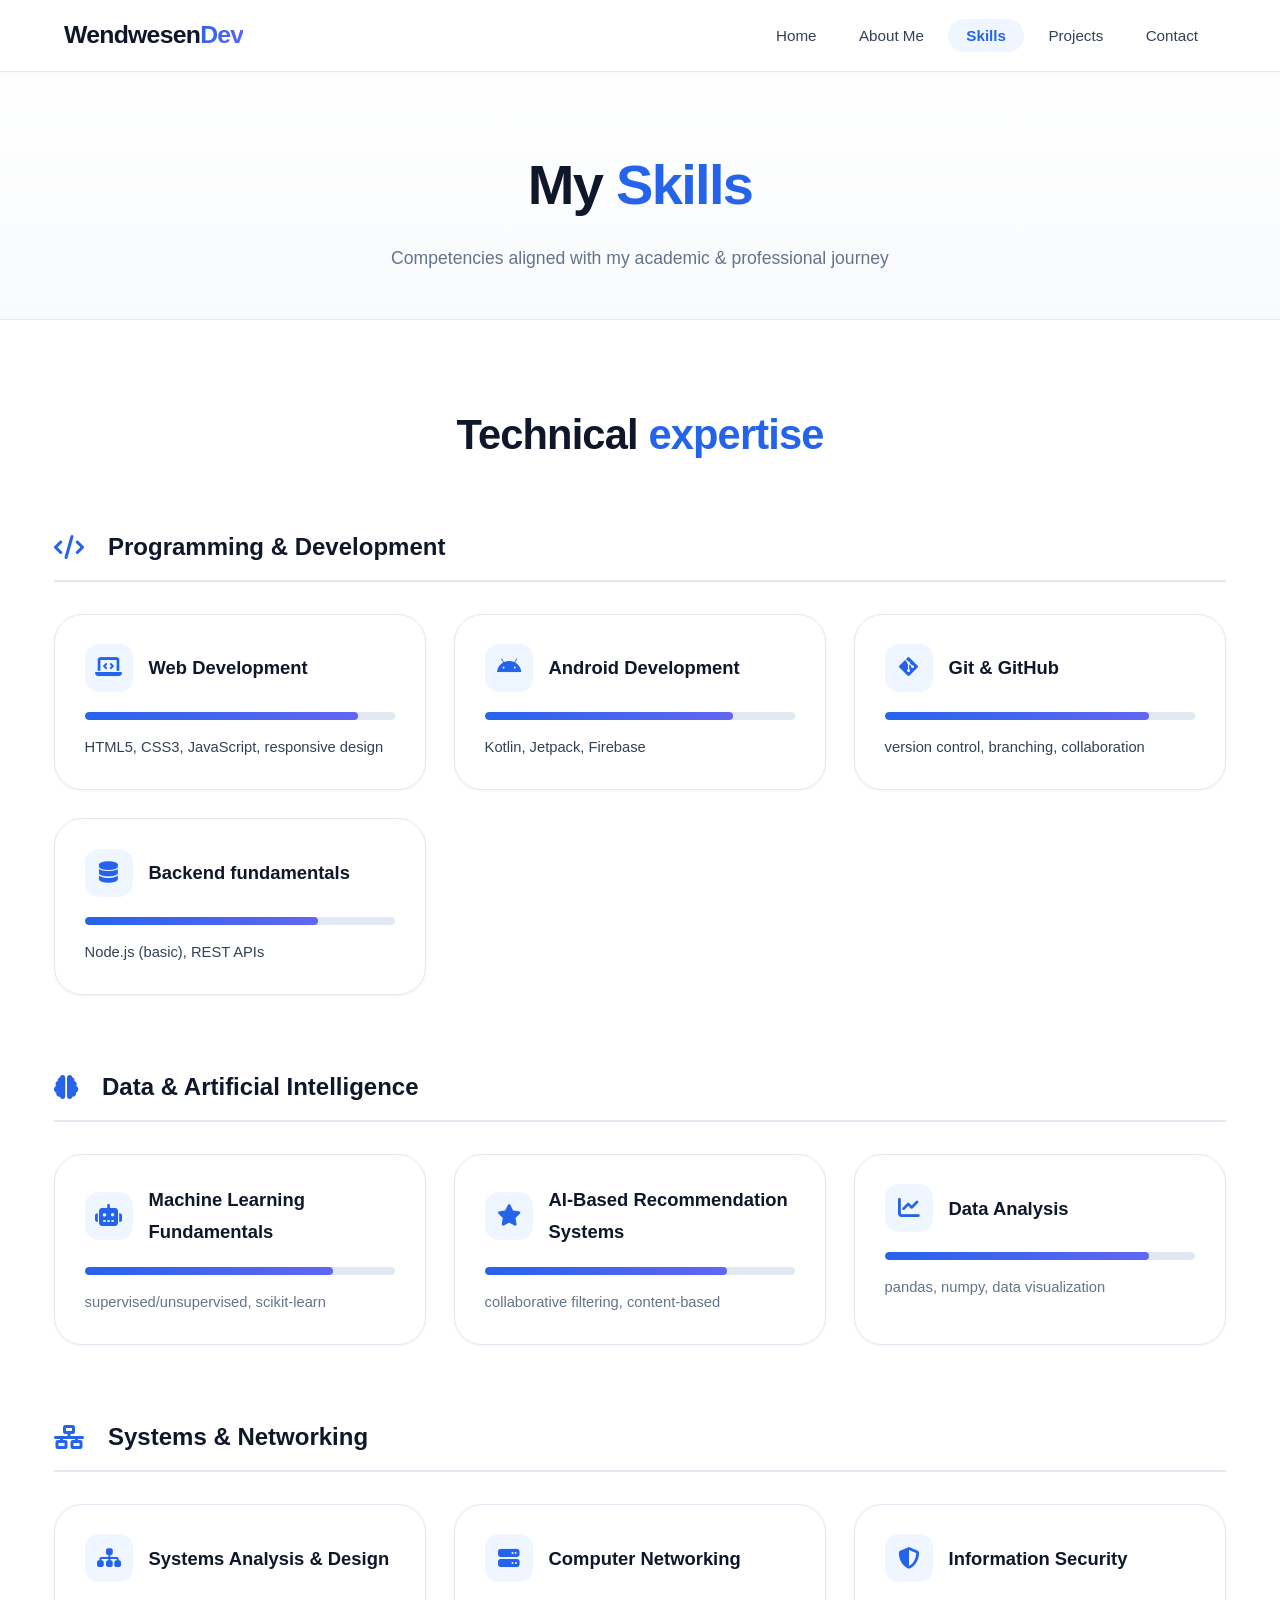
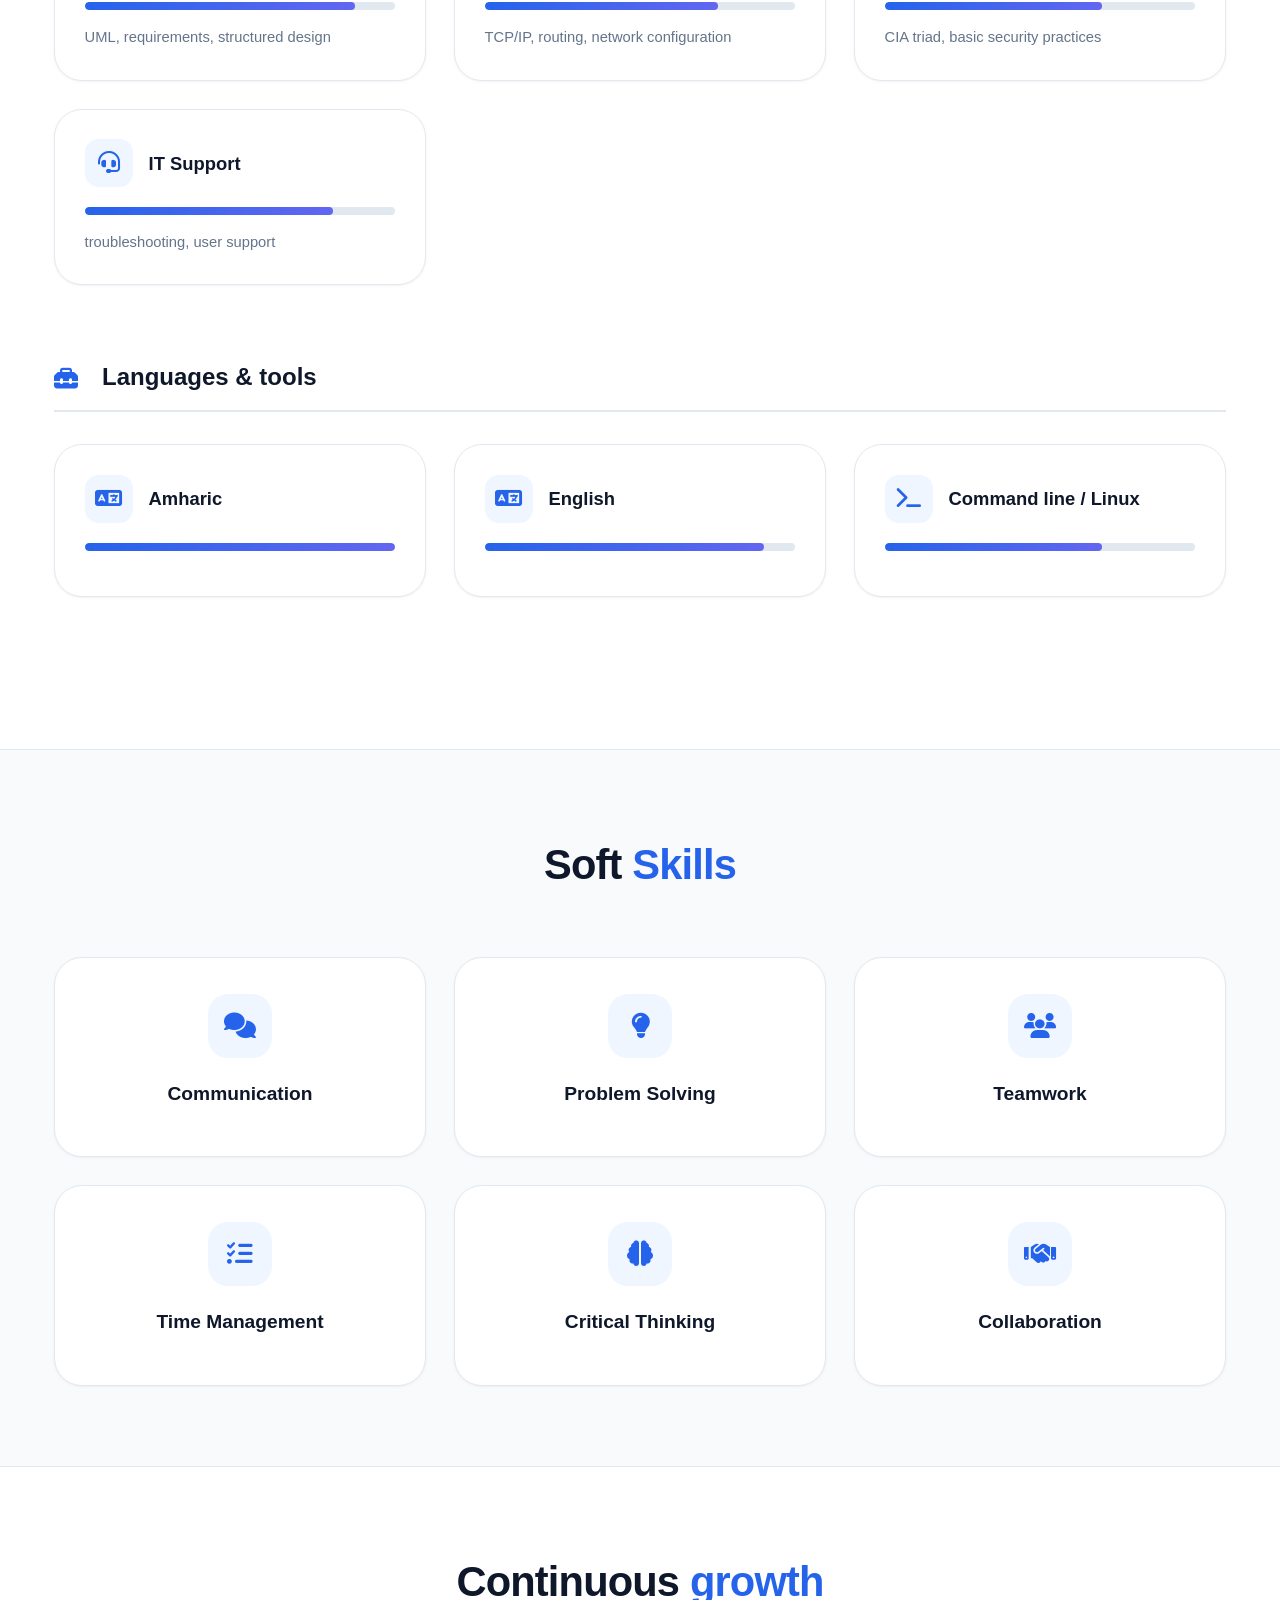
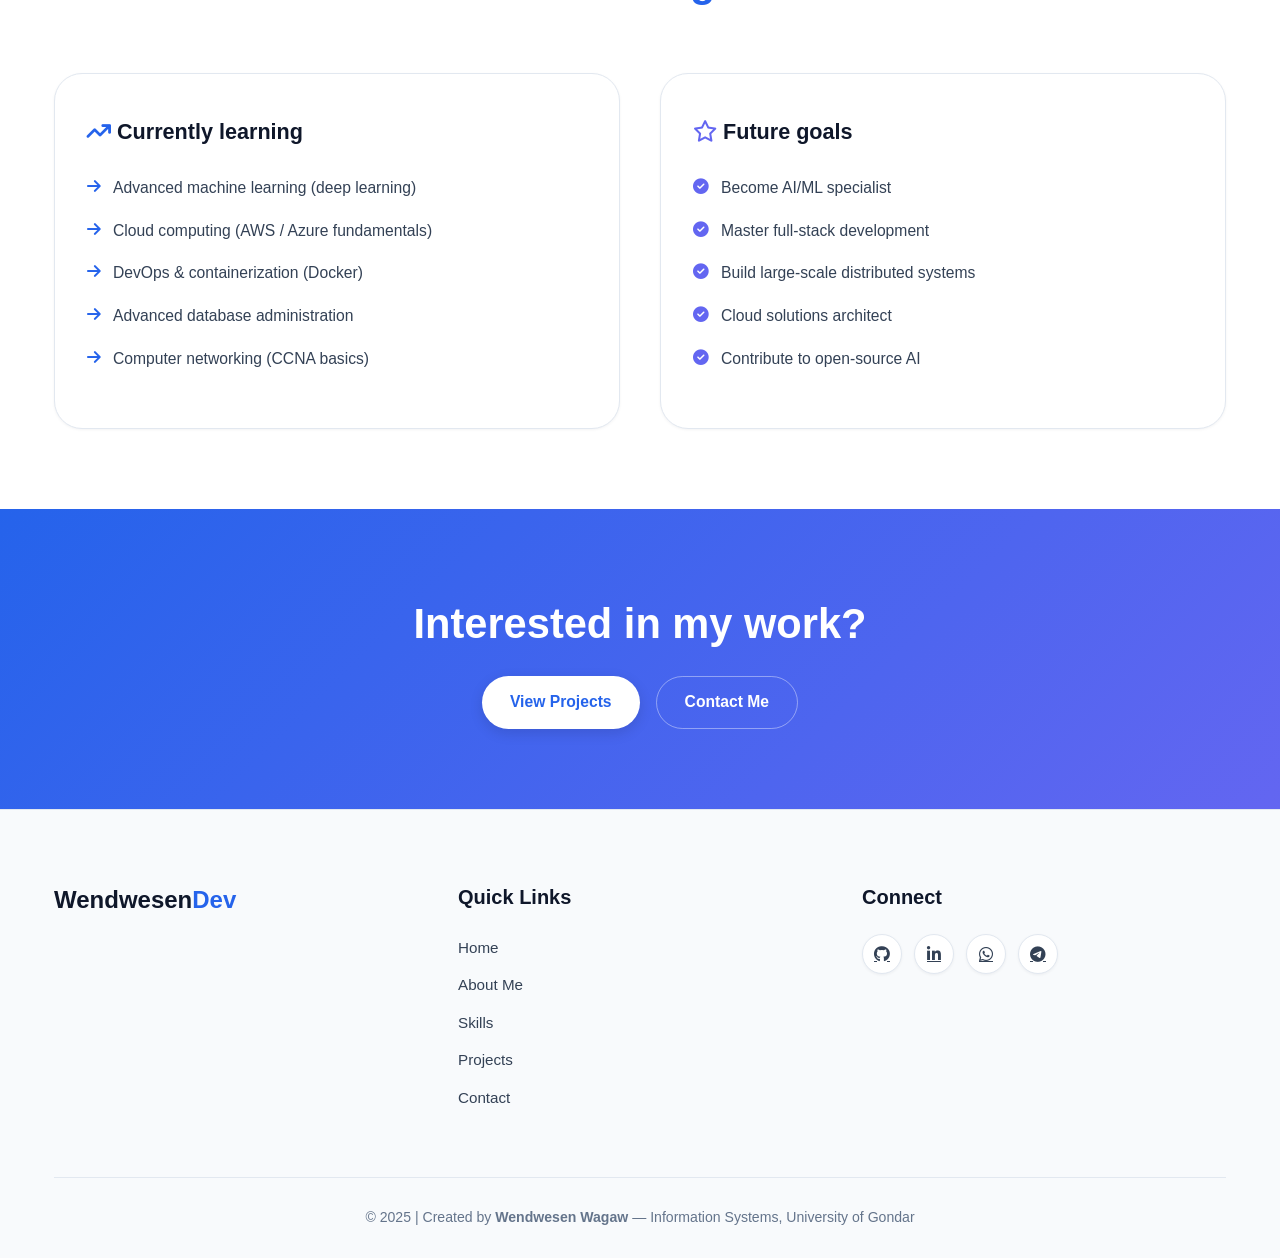
<file: skills.html>
<!DOCTYPE html>
<html lang="en">

<head>
  <meta charset="UTF-8">
  <meta name="viewport" content="width=device-width, initial-scale=1.0">
  <title>Skills | Wendwesen Wagaw · full‑stack & AI</title>
  <!-- Link to external CSS (skills.css) — keeps all styling separate -->
  <link rel="stylesheet" href="skills.css">
  <!-- Google Fonts & Font Awesome (also referenced in CSS, but safe to keep) -->
  <link href="https://fonts.googleapis.com/css2?family=Poppins:wght@300;400;500;600;700;800&display=swap"
    rel="stylesheet">
  <link rel="stylesheet" href="https://cdnjs.cloudflare.com/ajax/libs/font-awesome/6.4.0/css/all.min.css">
  <!-- note: all styles are inside skills.css (the long style block you provided is now assumed to be there) 
       but to keep exactly the sample structure, I will NOT duplicate the CSS here – we rely on the external file.
       The following HTML is the modified skills page based on your uploaded PDF categories. -->
</head>

<body>
  <!-- Navbar (consistent with other pages) -->
  <header>
    <nav class="navbar">
      <div class="logo">Wendwesen<span>Dev</span></div>
      <ul class="nav-links">
        <li><a href="index.html">Home</a></li>
        <li><a href="aboutme.html">About Me</a></li>
        <li><a href="skills.html" class="active">Skills</a></li>
        <li><a href="projects.html">Projects</a></li>
        <li><a href="contact.html">Contact</a></li>
      </ul>
      <div class="hamburger">
        <span></span><span></span><span></span>
      </div>
    </nav>

    <div class="skills-hero">
      <div class="container">
        <h1>My <span class="highlight">Skills</span></h1>
        <p>Competencies aligned with my academic & professional journey</p>
      </div>
    </div>
  </header>

  <!-- ========== MAIN SKILLS SECTION (restructured per resume PDF) ========== -->
  <section class="technical-skills">
    <div class="container">
      <h2 class="section-title">Technical <span class="highlight">expertise</span></h2>

      <!-- 1️⃣ PROGRAMMING & DEVELOPMENT (from PDF) -->
      <div class="skills-category">
        <h3><i class="fa-solid fa-code" style="margin-right: 12px;"></i> Programming & Development</h3>
        <div class="skills-grid">
          <!-- Web Development (combined HTML/CSS/JS) -->
          <div class="skill-card">
            <div class="skill-header">
              <div class="skill-icon"><i class="fa-solid fa-laptop-code"></i></div>
              <h4>Web Development</h4>
            </div>
            <div class="skill-bar">
              <div class="skill-progress" data-width="88%"></div>
              <span class="skill-percentage">88%</span>
            </div>
            <p style="margin-top: 10px; color: var(--text-light);">HTML5, CSS3, JavaScript, responsive design</p>
          </div>
          <!-- Android Development -->
          <div class="skill-card">
            <div class="skill-header">
              <div class="skill-icon"><i class="fa-brands fa-android"></i></div>
              <h4>Android Development</h4>
            </div>
            <div class="skill-bar">
              <div class="skill-progress" data-width="80%"></div>
              <span class="skill-percentage">80%</span>
            </div>
            <p style="margin-top: 10px; color: var(--text-light);">Kotlin, Jetpack, Firebase</p>
          </div>
          <!-- Git & GitHub -->
          <div class="skill-card">
            <div class="skill-header">
              <div class="skill-icon"><i class="fa-brands fa-git-alt"></i></div>
              <h4>Git & GitHub</h4>
            </div>
            <div class="skill-bar">
              <div class="skill-progress" data-width="85%"></div>
              <span class="skill-percentage">85%</span>
            </div>
            <p style="margin-top: 10px; color: var(--text-light);">version control, branching, collaboration</p>
          </div>
          <!-- additional: backend basics / node (optional) but keep PDF categories clean -->
          <div class="skill-card">
            <div class="skill-header">
              <div class="skill-icon"><i class="fa-solid fa-database"></i></div>
              <h4>Backend fundamentals</h4>
            </div>
            <div class="skill-bar">
              <div class="skill-progress" data-width="75%"></div>
              <span class="skill-percentage">75%</span>
            </div>
            <p style="margin-top: 10px; color: var(--text-light);">Node.js (basic), REST APIs</p>
          </div>
        </div>
      </div>

      <!-- 2️⃣ DATA & ARTIFICIAL INTELLIGENCE (from PDF) -->
      <div class="skills-category">
        <h3><i class="fa-solid fa-brain" style="margin-right: 12px;"></i> Data & Artificial Intelligence</h3>
        <div class="skills-grid">
          <div class="skill-card">
            <div class="skill-header">
              <div class="skill-icon"><i class="fa-solid fa-robot"></i></div>
              <h4>Machine Learning Fundamentals</h4>
            </div>
            <div class="skill-bar">
              <div class="skill-progress" data-width="80%"></div>
              <span class="skill-percentage">80%</span>
            </div>
            <p style="margin-top: 10px;">supervised/unsupervised, scikit‑learn</p>
          </div>
          <div class="skill-card">
            <div class="skill-header">
              <div class="skill-icon"><i class="fa-solid fa-star"></i></div>
              <h4>AI‑Based Recommendation Systems</h4>
            </div>
            <div class="skill-bar">
              <div class="skill-progress" data-width="78%"></div>
              <span class="skill-percentage">78%</span>
            </div>
            <p style="margin-top: 10px;">collaborative filtering, content‑based</p>
          </div>
          <div class="skill-card">
            <div class="skill-header">
              <div class="skill-icon"><i class="fa-solid fa-chart-line"></i></div>
              <h4>Data Analysis</h4>
            </div>
            <div class="skill-bar">
              <div class="skill-progress" data-width="85%"></div>
              <span class="skill-percentage">85%</span>
            </div>
            <p style="margin-top: 10px;">pandas, numpy, data visualization</p>
          </div>
        </div>
      </div>

      <!-- 3️⃣ SYSTEMS & NETWORKING (from PDF) -->
      <div class="skills-category">
        <h3><i class="fa-solid fa-network-wired" style="margin-right: 12px;"></i> Systems & Networking</h3>
        <div class="skills-grid">
          <div class="skill-card">
            <div class="skill-header">
              <div class="skill-icon"><i class="fa-solid fa-sitemap"></i></div>
              <h4>Systems Analysis & Design</h4>
            </div>
            <div class="skill-bar">
              <div class="skill-progress" data-width="87%"></div>
              <span class="skill-percentage">87%</span>
            </div>
            <p style="margin-top: 10px;">UML, requirements, structured design</p>
          </div>
          <div class="skill-card">
            <div class="skill-header">
              <div class="skill-icon"><i class="fa-solid fa-server"></i></div>
              <h4>Computer Networking</h4>
            </div>
            <div class="skill-bar">
              <div class="skill-progress" data-width="75%"></div>
              <span class="skill-percentage">75%</span>
            </div>
            <p style="margin-top: 10px;">TCP/IP, routing, network configuration</p>
          </div>
          <div class="skill-card">
            <div class="skill-header">
              <div class="skill-icon"><i class="fa-solid fa-shield-halved"></i></div>
              <h4>Information Security</h4>
            </div>
            <div class="skill-bar">
              <div class="skill-progress" data-width="70%"></div>
              <span class="skill-percentage">70%</span>
            </div>
            <p style="margin-top: 10px;">CIA triad, basic security practices</p>
          </div>
          <div class="skill-card">
            <div class="skill-header">
              <div class="skill-icon"><i class="fa-solid fa-headset"></i></div>
              <h4>IT Support</h4>
            </div>
            <div class="skill-bar">
              <div class="skill-progress" data-width="80%"></div>
              <span class="skill-percentage">80%</span>
            </div>
            <p style="margin-top: 10px;">troubleshooting, user support</p>
          </div>
        </div>
      </div>

      <!-- 4️⃣ ADDITIONAL COMPETENCES: languages & tools (based on resume) -->
      <div class="skills-category">
        <h3><i class="fa-solid fa-toolbox" style="margin-right: 12px;"></i> Languages & tools</h3>
        <div class="skills-grid">
          <div class="skill-card">
            <div class="skill-header">
              <div class="skill-icon"><i class="fa-solid fa-language"></i></div>
              <h4>Amharic</h4>
            </div>
            <div class="skill-bar">
              <div class="skill-progress" data-width="100%"></div>
              <span class="skill-percentage">native</span>
            </div>
          </div>
          <div class="skill-card">
            <div class="skill-header">
              <div class="skill-icon"><i class="fa-solid fa-language"></i></div>
              <h4>English</h4>
            </div>
            <div class="skill-bar">
              <div class="skill-progress" data-width="90%"></div>
              <span class="skill-percentage">fluent</span>
            </div>
          </div>
          <div class="skill-card">
            <div class="skill-header">
              <div class="skill-icon"><i class="fa-solid fa-terminal"></i></div>
              <h4>Command line / Linux</h4>
            </div>
            <div class="skill-bar">
              <div class="skill-progress" data-width="70%"></div>
              <span class="skill-percentage">70%</span>
            </div>
          </div>
        </div>
      </div>
    </div>
  </section>

  <!-- SOFT SKILLS (keep as original, they are fine) -->
  <section class="soft-skills">
    <div class="container">
      <h2 class="section-title">Soft <span class="highlight">Skills</span></h2>
      <div class="soft-skills-grid">
        <div class="soft-skill-item">
          <div class="soft-skill-icon"><i class="fas fa-comments"></i></div>
          <h4>Communication</h4>
        </div>
        <div class="soft-skill-item">
          <div class="soft-skill-icon"><i class="fas fa-lightbulb"></i></div>
          <h4>Problem Solving</h4>
        </div>
        <div class="soft-skill-item">
          <div class="soft-skill-icon"><i class="fas fa-users"></i></div>
          <h4>Teamwork</h4>
        </div>
        <div class="soft-skill-item">
          <div class="soft-skill-icon"><i class="fas fa-tasks"></i></div>
          <h4>Time Management</h4>
        </div>
        <div class="soft-skill-item">
          <div class="soft-skill-icon"><i class="fas fa-brain"></i></div>
          <h4>Critical Thinking</h4>
        </div>
        <div class="soft-skill-item">
          <div class="soft-skill-icon"><i class="fas fa-handshake"></i></div>
          <h4>Collaboration</h4>
        </div>
      </div>
    </div>
  </section>

  <!-- SKILLS DEVELOPMENT & FUTURE GOALS (updated with relevant content) -->
  <section class="skills-development">
    <div class="container">
      <h2 class="section-title">Continuous <span class="highlight">growth</span></h2>
      <div class="development-content">
        <div class="current-skills">
          <h3><i class="fa-solid fa-arrow-trend-up"></i> Currently learning</h3>
          <ul>
            <li><i class="fas fa-arrow-right"></i> Advanced machine learning (deep learning)</li>
            <li><i class="fas fa-arrow-right"></i> Cloud computing (AWS / Azure fundamentals)</li>
            <li><i class="fas fa-arrow-right"></i> DevOps & containerization (Docker)</li>
            <li><i class="fas fa-arrow-right"></i> Advanced database administration</li>
            <li><i class="fas fa-arrow-right"></i> Computer networking (CCNA basics)</li>
          </ul>
        </div>
        <div class="future-goals">
          <h3><i class="fa-regular fa-star"></i> Future goals</h3>
          <ul>
            <li><i class="fas fa-check-circle"></i> Become AI/ML specialist</li>
            <li><i class="fas fa-check-circle"></i> Master full‑stack development</li>
            <li><i class="fas fa-check-circle"></i> Build large‑scale distributed systems</li>
            <li><i class="fas fa-check-circle"></i> Cloud solutions architect</li>
            <li><i class="fas fa-check-circle"></i> Contribute to open‑source AI</li>
          </ul>
        </div>
      </div>
    </div>
  </section>

  <!-- CALL TO ACTION -->
  <section class="skills-cta">
    <div class="container">
      <h2>Interested in my work?</h2>
      <div class="cta-buttons">
        <a href="projects.html" class="btn btn-primary">View Projects</a>
        <a href="contact.html" class="btn btn-secondary">Contact Me</a>
      </div>
    </div>
  </section>

  <!-- FOOTER (exactly as original) -->
  <footer>
    <div class="container">
      <div class="footer-content">
        <div class="footer-info">
          <div class="footer-logo">Wendwesen<span>Dev</span></div>
        </div>
        <div class="footer-links">
          <h3>Quick Links</h3>
          <ul>
            <li><a href="index.html">Home</a></li>
            <li><a href="aboutme.html">About Me</a></li>
            <li><a href="skills.html">Skills</a></li>
            <li><a href="projects.html">Projects</a></li>
            <li><a href="contact.html">Contact</a></li>
          </ul>
        </div>
        <div class="footer-social">
          <h3>Connect</h3>
          <div class="social-icons">
            <a href="https://github.com/wendeor21-ai" target="_blank" rel="noopener noreferrer"><i class="fab fa-github"></i></a>
            <a href="https://www.linkedin.com/in/wendwesen-wagaw-0b482a38b" target="_blank" rel="noopener noreferrer"><i class="fab fa-linkedin-in"></i></a>
            <a href="https://wa.me/251914225724" target="_blank" rel="noopener noreferrer"><i class="fab fa-whatsapp"></i></a>
            <a href="https://t.me/wendwesen1" target="_blank" rel="noopener noreferrer"><i class="fab fa-telegram"></i></a>
          </div>
        </div>
      </div>
      <div class="footer-bottom">
        <p>© 2025 | Created by <strong>Wendwesen Wagaw</strong> — Information Systems, University of Gondar</p>
      </div>
    </div>
  </footer>

  <!-- scripts -->
  <script>
    const hamburger = document.querySelector(".hamburger");
    const navLinks = document.querySelector(".nav-links");
    if (hamburger && navLinks) {
      hamburger.addEventListener("click", () => {
        hamburger.classList.toggle("active");
        navLinks.classList.toggle("active");
      });
      document.querySelectorAll(".nav-links a").forEach(link => {
        link.addEventListener("click", () => {
          hamburger.classList.remove("active");
          navLinks.classList.remove("active");
        });
      });
      document.addEventListener("click", (e) => {
        if (!navLinks.contains(e.target) && !hamburger.contains(e.target)) {
          hamburger.classList.remove("active");
          navLinks.classList.remove("active");
        }
      });
    }

    // skill bar animation
    const skillBars = document.querySelectorAll('.skill-progress');
    function isInViewport(el) {
      const rect = el.getBoundingClientRect();
      return rect.top <= (window.innerHeight || document.documentElement.clientHeight) && rect.bottom >= 0;
    }
    function animateBars() {
      skillBars.forEach(bar => {
        if (isInViewport(bar)) {
          const width = bar.getAttribute('data-width');
          if (width) bar.style.width = width;
        }
      });
    }
    window.addEventListener('scroll', animateBars);
    window.addEventListener('load', animateBars);
  </script>
</body>

</html>
</file>
<file: home.css>
/* ==========================================================================
   Wendwesen Wagaw Portfolio – Universal Standard International UI
   Inspired by Tsigie Beyene Portfolio template style:
   - Left Vertical Dock / Icon Navigation (Desktop) & Bottom App Dock (Mobile)
   - Clean, Spacious, Minimalist Hero with Welcoming Avatar
   - Two-Column About Section with Gesturing Avatar & Bio Card
   - Golden Metric Counters & Coral Action Buttons
   - Full Light/Dark Theme Switcher (Persistent via LocalStorage)
   ========================================================================== */

/* --------------------------------------------------------------------------
   1. CSS Custom Properties / Design Tokens
   -------------------------------------------------------------------------- */
:root {
  /* Light Theme (Default) */
  --bg-page: #f8f9fa;
  --bg-sidebar: #ffffff;
  --bg-card: #ffffff;
  --bg-card-subtle: #f3f4f6;
  --bg-card-inner: #f9fafb;
  
  --text-main: #1f2937;
  --text-heading: #111827;
  --text-body: #4b5563;
  --text-muted: #6b7280;
  --text-subtle: #9ca3af;

  /* Accent Colors */
  --accent-coral: #ff5757;
  --accent-coral-hover: #e04444;
  --accent-coral-subtle: rgba(255, 87, 87, 0.1);
  --accent-gold: #d97706;
  --accent-gold-light: #f59e0b;
  --accent-gold-subtle: rgba(245, 158, 11, 0.12);
  
  --border-color: #e5e7eb;
  --border-light: #f3f4f6;
  --sidebar-border: #e5e7eb;

  /* Elevation */
  --shadow-sm: 0 2px 8px -1px rgba(0, 0, 0, 0.05), 0 1px 3px rgba(0, 0, 0, 0.03);
  --shadow-md: 0 10px 28px -4px rgba(0, 0, 0, 0.08), 0 3px 10px rgba(0, 0, 0, 0.04);
  --shadow-lg: 0 20px 42px -6px rgba(0, 0, 0, 0.1), 0 6px 16px rgba(0, 0, 0, 0.05);
  --shadow-coral: 0 8px 24px -2px rgba(255, 87, 87, 0.32), 0 3px 8px rgba(255, 87, 87, 0.15);

  /* Layout */
  --sidebar-width: 80px;
  --font-sans: 'Inter', -apple-system, BlinkMacSystemFont, 'Segoe UI', Roboto, Helvetica, Arial, sans-serif;
  --radius-sm: 8px;
  --radius-md: 16px;
  --radius-lg: 24px;
  --radius-pill: 9999px;
  --transition: all 0.25s cubic-bezier(0.4, 0, 0.2, 1);
}

/* Dark Theme Overrides */
[data-theme="dark"] {
  --bg-page: #0f141f;
  --bg-sidebar: #151b28;
  --bg-card: #171f30;
  --bg-card-subtle: #1e293b;
  --bg-card-inner: #1a2336;

  --text-main: #f1f5f9;
  --text-heading: #ffffff;
  --text-body: #cbd5e1;
  --text-muted: #94a3b8;
  --text-subtle: #64748b;

  --accent-coral: #ff6868;
  --accent-coral-hover: #ff7f7f;
  --accent-coral-subtle: rgba(255, 104, 104, 0.15);
  --accent-gold: #fbbf24;
  --accent-gold-light: #fcd34d;
  --accent-gold-subtle: rgba(251, 191, 36, 0.15);

  --border-color: #242f44;
  --border-light: #1e283d;
  --sidebar-border: #1e283d;

  --shadow-sm: 0 2px 8px -1px rgba(0, 0, 0, 0.4);
  --shadow-md: 0 10px 28px -4px rgba(0, 0, 0, 0.5);
  --shadow-lg: 0 20px 42px -6px rgba(0, 0, 0, 0.65);
  --shadow-coral: 0 8px 26px rgba(255, 104, 104, 0.4);
}

/* --------------------------------------------------------------------------
   2. Reset & Global Styles
   -------------------------------------------------------------------------- */
*, *::before, *::after {
  box-sizing: border-box;
  margin: 0;
  padding: 0;
}

html {
  scroll-behavior: smooth;
  font-size: 16px;
}

body {
  font-family: var(--font-sans);
  background-color: var(--bg-page);
  color: var(--text-body);
  line-height: 1.6;
  -webkit-font-smoothing: antialiased;
  -moz-osx-font-smoothing: grayscale;
  overflow-x: hidden;
  transition: background-color 0.3s ease, color 0.3s ease;
}

a {
  text-decoration: none;
  color: inherit;
  transition: var(--transition);
}

button {
  font-family: inherit;
  cursor: pointer;
  border: none;
  outline: none;
  background: none;
}

img {
  max-width: 100%;
  display: block;
}

/* --------------------------------------------------------------------------
   3. Fixed Left Vertical Navigation Dock (Image 1 Reference)
   -------------------------------------------------------------------------- */
.sidebar-dock {
  position: fixed;
  top: 0;
  left: 0;
  bottom: 0;
  width: var(--sidebar-width);
  background-color: var(--bg-sidebar);
  border-right: 1px solid var(--sidebar-border);
  display: flex;
  flex-direction: column;
  align-items: center;
  justify-content: space-between;
  padding: 22px 0 16px;
  z-index: 1000;
  transition: background-color 0.3s ease, border-color 0.3s ease, box-shadow 0.3s ease;
  box-shadow: 2px 0 16px rgba(0, 0, 0, 0.03);
  overflow-y: auto;
  overflow-x: hidden;
  scrollbar-width: none;
  -ms-overflow-style: none;
}

.sidebar-dock::-webkit-scrollbar {
  display: none;
}

/* Logo at Top of Sidebar (Monogram + Vertical Surname) */
.dock-logo {
  display: flex;
  flex-direction: column;
  align-items: center;
  text-decoration: none;
  position: relative;
  padding: 4px 0 8px;
  transition: transform 0.25s ease;
  flex-shrink: 0;
}

.dock-logo:hover {
  transform: translateY(-2px);
}

.dock-logo .logo-mark {
  font-size: 2rem;
  font-weight: 800;
  color: var(--accent-coral);
  line-height: 1;
  font-family: 'Plus Jakarta Sans', sans-serif;
  letter-spacing: -0.04em;
  transition: transform 0.25s cubic-bezier(0.34, 1.56, 0.64, 1);
  text-shadow: 0 2px 10px rgba(255, 87, 87, 0.22);
}

.dock-logo:hover .logo-mark {
  transform: scale(1.12);
}

.dock-logo .logo-subtext {
  font-size: 0.62rem;
  font-weight: 700;
  letter-spacing: 0.14em;
  text-transform: uppercase;
  color: var(--text-muted);
  writing-mode: vertical-rl;
  transform: rotate(180deg);
  margin-top: 8px;
  opacity: 0.85;
  transition: color 0.2s ease, opacity 0.2s ease;
}

.dock-logo:hover .logo-subtext {
  color: var(--accent-coral);
  opacity: 1;
}

/* Vertical Icon Menu Stack */
.dock-nav {
  display: flex;
  flex-direction: column;
  gap: 10px;
  align-items: center;
  width: 100%;
  padding: 8px 0;
  flex-grow: 1;
  justify-content: center;
}

/* Dock Item: Container for Icon + Label below */
.dock-item {
  position: relative;
  display: flex;
  flex-direction: column;
  align-items: center;
  justify-content: center;
  width: 64px;
  min-height: 54px;
  padding: 7px 4px 6px;
  border-radius: 14px;
  color: var(--accent-gold);
  text-decoration: none;
  cursor: pointer;
  transition: all 0.26s cubic-bezier(0.4, 0, 0.2, 1);
}

/* Inactive Icon Style (Warm Amber / Golden Tone matching Image 1) */
.dock-item i {
  font-size: 1.25rem;
  color: var(--accent-gold);
  display: block;
  line-height: 1;
  transition: transform 0.26s cubic-bezier(0.34, 1.56, 0.64, 1),
              color 0.24s ease;
}

/* Content Name displayed directly BELOW the icon */
.dock-item .dock-label {
  font-size: 0.63rem;
  font-weight: 600;
  line-height: 1.1;
  letter-spacing: 0.02em;
  text-align: center;
  display: block;
  white-space: nowrap;
  color: inherit;
  opacity: 0;
  max-height: 0;
  transform: translateY(-4px) scale(0.92);
  overflow: hidden;
  margin-top: 0;
  pointer-events: none;
  transition: opacity 0.24s cubic-bezier(0.4, 0, 0.2, 1),
              max-height 0.26s cubic-bezier(0.4, 0, 0.2, 1),
              transform 0.24s cubic-bezier(0.4, 0, 0.2, 1),
              margin-top 0.24s ease,
              color 0.24s ease;
}

/* Hover State: Icon lifts, color glows coral, label smoothly animates into view */
.dock-item:hover {
  background: var(--accent-coral-subtle);
  color: var(--accent-coral);
  transform: translateY(-2px);
  box-shadow: 0 4px 14px rgba(255, 87, 87, 0.12);
}

.dock-item:hover i {
  transform: translateY(-2px) scale(1.12);
  color: var(--accent-coral);
}

.dock-item:hover .dock-label {
  opacity: 1;
  max-height: 18px;
  transform: translateY(0) scale(1);
  margin-top: 4px;
  color: var(--accent-coral);
  font-weight: 600;
}

/* Active State: Matching "Home" in Image 1 */
.dock-item.active {
  background: var(--accent-coral-subtle);
  color: var(--accent-coral);
  box-shadow: 0 4px 16px rgba(255, 87, 87, 0.14);
}

.dock-item.active i {
  color: var(--accent-coral);
  transform: translateY(-2px) scale(1.08);
}

.dock-item.active .dock-label {
  opacity: 1;
  max-height: 18px;
  transform: translateY(0) scale(1);
  margin-top: 4px;
  color: var(--accent-coral);
  font-weight: 700;
}

/* Active Left Indicator Bar */
.dock-item.active::before {
  content: "";
  position: absolute;
  left: -8px;
  top: 50%;
  transform: translateY(-50%);
  width: 3.5px;
  height: 24px;
  background: var(--accent-coral);
  border-radius: 0 4px 4px 0;
  box-shadow: 0 0 10px rgba(255, 87, 87, 0.6);
}

/* Sidebar Footer (Rotated Vertical Copyright - matching Image 1) */
.dock-footer {
  display: flex;
  align-items: center;
  justify-content: center;
  padding: 8px 0 4px;
  flex-shrink: 0;
}

.dock-footer span {
  font-size: 0.64rem;
  font-weight: 500;
  letter-spacing: 0.1em;
  color: var(--text-subtle);
  writing-mode: vertical-rl;
  transform: rotate(180deg);
  opacity: 0.85;
  transition: color 0.2s ease, opacity 0.2s ease;
}

.dock-footer span:hover {
  color: var(--accent-coral);
  opacity: 1;
}

/* --------------------------------------------------------------------------
   4. Floating Top Controls (Dark Mode Toggle & Quick Switcher)
   -------------------------------------------------------------------------- */
.top-controls {
  position: fixed;
  top: 20px;
  right: 28px;
  display: flex;
  align-items: center;
  gap: 12px;
  z-index: 999;
}

.theme-toggle-btn {
  display: flex;
  align-items: center;
  justify-content: center;
  width: 42px;
  height: 42px;
  border-radius: var(--radius-pill);
  background-color: var(--bg-card);
  color: var(--accent-gold);
  border: 1px solid var(--border-color);
  box-shadow: var(--shadow-sm);
  transition: var(--transition);
  font-size: 1.15rem;
}

.theme-toggle-btn:hover {
  transform: rotate(15deg) scale(1.08);
  box-shadow: var(--shadow-md);
  color: var(--accent-gold-light);
  border-color: var(--accent-gold);
}


/* --------------------------------------------------------------------------
   5. Main App Container Layout
   -------------------------------------------------------------------------- */
.app-wrapper {
  margin-left: var(--sidebar-width);
  min-height: 100vh;
  position: relative;
  transition: margin-left 0.3s ease;
}

.content-container {
  max-width: 1080px;
  margin: 0 auto;
  padding: 0 32px;
}

/* --------------------------------------------------------------------------
   6. Hero Section (Image 1 Style - Minimal, Centered, Welcoming)
   -------------------------------------------------------------------------- */
.section-hero {
  min-height: auto;
  display: flex;
  flex-direction: column;
  justify-content: center;
  align-items: center;
  text-align: center;
  padding: 42px 20px 24px;
  position: relative;
}

/* Smart Adaptive Hero Showcase Frame (Preserves Full Image & Workspace Details) */
.hero-visual-frame {
  position: relative;
  max-width: 460px;
  width: 100%;
  margin: 0 auto 20px auto;
  border-radius: 22px;
  padding: 8px;
  background: var(--bg-card);
  border: 1px solid var(--border-color);
  box-shadow: 0 16px 38px -10px rgba(0, 0, 0, 0.1);
  transition: transform 0.35s ease, box-shadow 0.35s ease, border-color 0.35s ease;
}

[data-theme="dark"] .hero-visual-frame {
  background: var(--bg-card);
  box-shadow: 0 20px 48px -10px rgba(0, 0, 0, 0.5);
  border-color: rgba(255, 255, 255, 0.1);
}

.hero-visual-frame:hover {
  transform: translateY(-4px);
  box-shadow: 0 24px 50px -10px rgba(0, 0, 0, 0.16);
  border-color: var(--accent-coral-subtle);
}

.hero-image-inner {
  position: relative;
  width: 100%;
  border-radius: 16px;
  overflow: hidden;
  background-color: var(--bg-card-subtle);
}

.hero-showcase-img {
  width: 100%;
  height: auto;
  display: block;
  object-fit: cover;
  border-radius: 16px;
  transition: transform 0.4s ease;
}

.hero-visual-frame:hover .hero-showcase-img {
  transform: scale(1.02);
}

/* Floating Status Pill Badge */
.hero-status-pill {
  position: absolute;
  bottom: 14px;
  left: 14px;
  background: rgba(17, 24, 39, 0.88);
  backdrop-filter: blur(8px);
  -webkit-backdrop-filter: blur(8px);
  color: #ffffff;
  font-size: 0.76rem;
  font-weight: 600;
  padding: 6px 14px;
  border-radius: var(--radius-pill);
  display: inline-flex;
  align-items: center;
  gap: 8px;
  box-shadow: 0 4px 14px rgba(0, 0, 0, 0.25);
  border: 1px solid rgba(255, 255, 255, 0.18);
  letter-spacing: 0.02em;
}

.status-pulse-dot {
  width: 8px;
  height: 8px;
  background-color: #10b981;
  border-radius: 50%;
  box-shadow: 0 0 0 0 rgba(16, 185, 129, 0.7);
  animation: pulseGreen 2s infinite;
}

@keyframes pulseGreen {
  0% { box-shadow: 0 0 0 0 rgba(16, 185, 129, 0.7); }
  70% { box-shadow: 0 0 0 8px rgba(16, 185, 129, 0); }
  100% { box-shadow: 0 0 0 0 rgba(16, 185, 129, 0); }
}

/* High-Impact Hero Tagline */
.hero-tagline {
  max-width: 680px;
  margin: 0 auto 18px auto;
  font-size: clamp(0.96rem, 1.8vw, 1.15rem);
  line-height: 1.7;
  color: var(--text-body);
  font-weight: 500;
  letter-spacing: -0.01em;
  text-align: justify;
  text-justify: inter-word;
  text-align-last: center;
  padding: 0 8px;
}

.hero-tagline strong {
  color: var(--text-heading);
  font-weight: 700;
}

.hero-title {
  font-size: clamp(2rem, 4.5vw, 2.75rem);
  font-weight: 800;
  color: var(--text-heading);
  letter-spacing: -0.025em;
  margin-bottom: 6px;
}

.hero-title .name-highlight {
  color: var(--text-heading);
  position: relative;
  display: inline-block;
}

.hero-subtitle {
  font-size: clamp(0.95rem, 2vw, 1.2rem);
  font-weight: 500;
  color: var(--text-muted);
  margin-bottom: 16px;
  display: flex;
  align-items: center;
  justify-content: center;
  gap: 8px;
  flex-wrap: wrap;
}

.hero-subtitle .emoji-wave {
  display: inline-block;
  animation: waveEmoji 2.5s infinite;
  transform-origin: 70% 70%;
}

@keyframes waveEmoji {
  0%, 100% { transform: rotate(0deg); }
  20%, 60% { transform: rotate(14deg); }
  40%, 80% { transform: rotate(-14deg); }
}

/* Social Strip (Gold / Accent Icons from reference) */
.hero-social-row {
  display: flex;
  align-items: center;
  justify-content: center;
  gap: 20px;
  margin-bottom: 22px;
}

.social-icon-link {
  font-size: 1.35rem;
  color: var(--accent-gold);
  display: inline-flex;
  align-items: center;
  justify-content: center;
  width: 40px;
  height: 40px;
  border-radius: 50%;
  transition: transform 0.25s ease, color 0.25s ease, background 0.25s ease;
}

.social-icon-link:hover {
  color: var(--accent-coral);
  transform: translateY(-4px) scale(1.15);
  background: var(--accent-coral-subtle);
}

/* Call to Action Button ("Talk To Me") */
.btn-talk-to-me {
  display: inline-flex;
  align-items: center;
  justify-content: center;
  padding: 13px 36px;
  background-color: var(--accent-coral);
  color: #ffffff !important;
  font-size: 0.98rem;
  font-weight: 600;
  border-radius: var(--radius-pill);
  box-shadow: var(--shadow-coral);
  transition: transform 0.25s ease, background 0.25s ease, box-shadow 0.25s ease;
  letter-spacing: 0.01em;
}

.btn-talk-to-me:hover {
  background-color: var(--accent-coral-hover);
  transform: translateY(-3px) scale(1.02);
  box-shadow: 0 12px 28px rgba(255, 87, 87, 0.4);
}

.btn-talk-to-me:active {
  transform: translateY(0);
}

/* All Section Global Scroll Anchoring & Transition */
section[id] {
  scroll-margin-top: 24px;
}

/* --------------------------------------------------------------------------
   7. About Me Section (Image 2 Style - 2 Columns + Bio Card + Stats)
   -------------------------------------------------------------------------- */
.section-about {
  padding: 48px 0 36px;
  border-top: 1px solid var(--border-light);
  position: relative;
}

.section-about::before {
  content: "";
  position: absolute;
  top: 0;
  left: 50%;
  transform: translateX(-50%);
  width: 140px;
  height: 2px;
  background: linear-gradient(90deg, transparent, var(--accent-coral), transparent);
  border-radius: 2px;
  opacity: 0.6;
}

.section-page-header {
  margin-bottom: 24px;
}

.section-page-title {
  font-size: clamp(2rem, 3.8vw, 2.5rem);
  font-weight: 800;
  color: var(--text-heading);
  letter-spacing: -0.025em;
}

.section-page-subtitle {
  font-size: 0.95rem;
  color: var(--text-muted);
  margin-top: 4px;
}

/* 2-Column About Layout */
.about-grid {
  display: grid;
  grid-template-columns: 320px 1fr;
  gap: 40px;
  align-items: center;
  margin-bottom: 36px;
}

.about-character-col {
  display: flex;
  align-items: center;
  justify-content: center;
}

.about-character-img {
  width: 100%;
  max-width: 290px;
  height: auto;
  border-radius: var(--radius-md);
  filter: drop-shadow(0 12px 24px rgba(0, 0, 0, 0.07));
  transition: transform 0.3s ease;
}

.about-character-col:hover .about-character-img {
  transform: translateY(-4px);
}

/* Rounded Clean Bio Card (Image 2 style) */
.about-bio-card {
  background-color: var(--bg-card);
  border: 1px solid var(--border-color);
  border-radius: var(--radius-lg);
  padding: 40px 36px;
  box-shadow: var(--shadow-sm);
  position: relative;
  transition: var(--transition);
}

.about-bio-card:hover {
  box-shadow: var(--shadow-md);
}

.about-lead-quote {
  font-size: 1.05rem;
  font-weight: 600;
  color: var(--accent-coral);
  background: var(--accent-coral-subtle);
  border-left: 3px solid var(--accent-coral);
  padding: 14px 18px;
  border-radius: 0 12px 12px 0;
  margin-bottom: 22px;
  line-height: 1.7;
  text-align: justify;
  text-justify: inter-word;
  text-align-last: left;
}

.about-bio-text {
  font-size: 1rem;
  color: var(--text-body);
  line-height: 1.85;
  margin-bottom: 20px;
  text-align: justify;
  text-justify: inter-word;
  text-align-last: left;
  hyphens: auto;
  -webkit-hyphens: auto;
  word-spacing: normal;
}

.about-action-group {
  display: flex;
  gap: 12px;
  flex-wrap: wrap;
  align-items: center;
  margin-top: 24px;
}

.about-btn-projects {
  padding: 12px 24px;
  border-radius: var(--radius-pill);
  font-size: 0.94rem;
  font-weight: 600;
  display: inline-flex;
  align-items: center;
  gap: 8px;
  text-decoration: none;
}

.about-bio-text strong {
  color: var(--text-heading);
  font-weight: 600;
}

.mission-statement-box {
  background: var(--bg-card-subtle);
  border-left: 4px solid var(--accent-coral);
  padding: 14px 18px;
  border-radius: 0 var(--radius-sm) var(--radius-sm) 0;
  margin: 18px 0 26px 0;
  display: flex;
  align-items: center;
  gap: 12px;
}

.mission-statement-box i {
  color: var(--accent-coral);
  font-size: 1.2rem;
  flex-shrink: 0;
}

.mission-statement-text {
  font-size: 1rem;
  font-weight: 700;
  color: var(--text-heading);
  letter-spacing: -0.01em;
}

/* Download CV Pill Button */
.btn-download-cv {
  display: inline-flex;
  align-items: center;
  gap: 10px;
  padding: 12px 28px;
  background-color: var(--accent-coral);
  color: #ffffff !important;
  font-size: 0.94rem;
  font-weight: 600;
  border-radius: var(--radius-pill);
  box-shadow: var(--shadow-coral);
  transition: var(--transition);
}

.btn-download-cv:hover {
  background-color: var(--accent-coral-hover);
  transform: translateY(-2px);
  box-shadow: 0 10px 24px rgba(255, 87, 87, 0.35);
}

.btn-download-cv i {
  font-size: 0.95rem;
}

/* Stats Counter Row (Exact 4 stats from Image 2) */
.about-stats-row {
  display: grid;
  grid-template-columns: repeat(4, 1fr);
  gap: 20px;
  padding: 24px 0;
  border-top: 1px solid var(--border-color);
  border-bottom: 1px solid var(--border-color);
}

.stat-item {
  display: flex;
  align-items: center;
  gap: 14px;
  padding: 8px 12px;
}

.stat-icon {
  font-size: 1.6rem;
  color: var(--accent-gold);
  flex-shrink: 0;
}

.stat-content {
  display: flex;
  flex-direction: column;
}

.stat-number {
  font-size: 1.65rem;
  font-weight: 800;
  color: var(--accent-gold);
  line-height: 1.1;
  letter-spacing: -0.02em;
}

.stat-label {
  font-size: 0.82rem;
  font-weight: 500;
  color: var(--text-muted);
  line-height: 1.3;
}

/* --------------------------------------------------------------------------
   8. Selected Projects Section
   -------------------------------------------------------------------------- */
.section-projects {
  padding: 48px 0 36px;
  border-top: 1px solid var(--border-light);
}

.projects-filter-bar {
  display: flex;
  align-items: center;
  gap: 10px;
  margin-bottom: 34px;
  flex-wrap: wrap;
}

.filter-btn {
  padding: 8px 18px;
  border-radius: var(--radius-pill);
  font-size: 0.86rem;
  font-weight: 600;
  color: var(--text-muted);
  background-color: var(--bg-card);
  border: 1px solid var(--border-color);
  transition: var(--transition);
}

.filter-btn:hover {
  color: var(--accent-coral);
  border-color: var(--accent-coral);
}

.filter-btn.active {
  background-color: var(--accent-coral);
  color: #ffffff;
  border-color: var(--accent-coral);
  box-shadow: 0 4px 14px rgba(255, 87, 87, 0.25);
}

.projects-grid {
  display: grid;
  grid-template-columns: repeat(auto-fill, minmax(310px, 1fr));
  gap: 28px;
}

.project-card {
  background-color: var(--bg-card);
  border: 1px solid var(--border-color);
  border-radius: var(--radius-md);
  overflow: hidden;
  box-shadow: var(--shadow-sm);
  transition: var(--transition);
  display: flex;
  flex-direction: column;
}

.project-card:hover {
  transform: translateY(-5px);
  box-shadow: var(--shadow-lg);
  border-color: var(--border-color);
}

.project-thumb {
  position: relative;
  width: 100%;
  height: 190px;
  overflow: hidden;
  background-color: var(--bg-card-subtle);
}

.project-thumb img {
  width: 100%;
  height: 100%;
  object-fit: cover;
  transition: transform 0.4s ease;
}

.project-card:hover .project-thumb img {
  transform: scale(1.05);
}

.project-badge {
  position: absolute;
  top: 12px;
  right: 12px;
  background-color: var(--accent-coral);
  color: #ffffff;
  font-size: 0.72rem;
  font-weight: 700;
  padding: 4px 10px;
  border-radius: var(--radius-pill);
  box-shadow: var(--shadow-sm);
  display: inline-flex;
  align-items: center;
  gap: 4px;
}

.project-badge.winner {
  background-color: #d97706;
  color: #ffffff;
}

.project-body {
  padding: 22px;
  display: flex;
  flex-direction: column;
  flex-grow: 1;
}

.project-title {
  font-size: 1.15rem;
  font-weight: 700;
  color: var(--text-heading);
  margin-bottom: 8px;
}

.project-desc {
  font-size: 0.9rem;
  color: var(--text-body);
  line-height: 1.65;
  margin-bottom: 16px;
  flex-grow: 1;
  text-align: justify;
  text-justify: inter-word;
  text-align-last: left;
}

.project-tags {
  display: flex;
  flex-wrap: wrap;
  gap: 6px;
  margin-bottom: 18px;
}

.tag-chip {
  font-size: 0.74rem;
  font-weight: 600;
  padding: 3px 9px;
  border-radius: 6px;
  background-color: var(--bg-card-subtle);
  color: var(--text-muted);
  border: 1px solid var(--border-color);
}

.project-actions {
  display: flex;
  align-items: center;
  justify-content: space-between;
  padding-top: 14px;
  border-top: 1px solid var(--border-light);
}

.project-link {
  font-size: 0.86rem;
  font-weight: 600;
  color: var(--accent-coral);
  display: inline-flex;
  align-items: center;
  gap: 6px;
}

.project-link:hover {
  color: var(--accent-coral-hover);
  text-decoration: underline;
}

.project-subtitle {
  font-size: 0.85rem;
  font-weight: 600;
  color: var(--accent-coral);
  margin-bottom: 8px;
}

.project-features {
  margin: 10px 0 14px 0;
  display: flex;
  flex-wrap: wrap;
  gap: 6px;
}

.feature-pill {
  font-size: 0.72rem;
  font-weight: 600;
  padding: 3px 8px;
  border-radius: var(--radius-pill);
  background-color: var(--accent-gold-subtle);
  color: var(--accent-gold);
  border: 1px solid rgba(245, 158, 11, 0.25);
}

.projects-cta-box {
  margin-top: 48px;
  background: var(--bg-card);
  border: 1px solid var(--border-color);
  border-radius: var(--radius-lg);
  padding: 36px 30px;
  text-align: center;
  box-shadow: var(--shadow-sm);
}

.projects-cta-box h3 {
  font-size: 1.45rem;
  font-weight: 800;
  color: var(--text-heading);
  margin-bottom: 8px;
}

.projects-cta-box p {
  font-size: 0.98rem;
  color: var(--text-body);
  max-width: 600px;
  margin: 0 auto 22px auto;
}

.projects-cta-actions {
  display: flex;
  align-items: center;
  justify-content: center;
  gap: 14px;
  flex-wrap: wrap;
}

.project-github-btn {
  font-size: 1.05rem;
  color: var(--text-muted);
  transition: color 0.2s ease, transform 0.2s ease;
}

.project-github-btn:hover {
  color: var(--accent-coral);
  transform: scale(1.15);
}

/* --------------------------------------------------------------------------
   9. Skills & Capabilities Section with Staggered Cascading Animation
   -------------------------------------------------------------------------- */
.section-skills {
  padding: 48px 0 36px;
  border-top: 1px solid var(--border-light);
}

.skills-grid {
  display: grid;
  grid-template-columns: repeat(auto-fill, minmax(240px, 1fr));
  gap: 24px;
}

.skill-category-card {
  background-color: var(--bg-card);
  border: 1px solid var(--border-color);
  border-radius: var(--radius-md);
  padding: 24px;
  box-shadow: var(--shadow-sm);
  transition: transform 0.35s cubic-bezier(0.34, 1.56, 0.64, 1),
              box-shadow 0.35s ease,
              border-color 0.3s ease,
              opacity 0.45s ease;
  opacity: 0;
  transform: translateY(24px);
}

.skill-category-card.is-visible {
  opacity: 1;
  transform: translateY(0);
}

.skills-grid .skill-category-card:nth-child(1) { transition-delay: 0.05s; }
.skills-grid .skill-category-card:nth-child(2) { transition-delay: 0.15s; }
.skills-grid .skill-category-card:nth-child(3) { transition-delay: 0.25s; }
.skills-grid .skill-category-card:nth-child(4) { transition-delay: 0.35s; }

.skill-category-card:hover {
  transform: translateY(-5px);
  box-shadow: var(--shadow-md), 0 8px 24px rgba(255, 87, 87, 0.08);
  border-color: rgba(255, 87, 87, 0.25);
}

.skill-cat-header {
  display: flex;
  align-items: center;
  gap: 12px;
  margin-bottom: 18px;
}

.skill-cat-icon {
  width: 42px;
  height: 42px;
  border-radius: 12px;
  background-color: var(--accent-coral-subtle);
  color: var(--accent-coral);
  display: flex;
  align-items: center;
  justify-content: center;
  font-size: 1.15rem;
  transition: transform 0.3s cubic-bezier(0.34, 1.56, 0.64, 1), background-color 0.3s ease, color 0.3s ease;
}

.skill-category-card:hover .skill-cat-icon {
  transform: rotate(10deg) scale(1.12);
  background-color: var(--accent-coral);
  color: #ffffff;
  box-shadow: 0 4px 14px rgba(255, 87, 87, 0.35);
}

.skill-cat-title {
  font-size: 1.05rem;
  font-weight: 700;
  color: var(--text-heading);
  letter-spacing: -0.01em;
}

.skill-items-list {
  display: flex;
  flex-direction: column;
  gap: 10px;
}

/* Individual Skill Pill - Initial Hidden State for Staggered Animation */
.skill-pill-item {
  display: flex;
  align-items: center;
  justify-content: space-between;
  padding: 8px 12px;
  background-color: var(--bg-card-subtle);
  border: 1px solid transparent;
  border-radius: 10px;
  font-size: 0.85rem;
  font-weight: 600;
  color: var(--text-body);
  opacity: 0;
  transform: translateY(14px) scale(0.96);
  transition: opacity 0.42s cubic-bezier(0.2, 0.8, 0.2, 1),
              transform 0.42s cubic-bezier(0.2, 0.8, 0.2, 1),
              background-color 0.22s ease,
              border-color 0.22s ease,
              box-shadow 0.22s ease;
}

/* One by one staggered animation when card is visible */
.skill-category-card.is-visible .skill-pill-item {
  opacity: 1;
  transform: translateY(0) scale(1);
}

.skill-category-card.is-visible .skill-pill-item:nth-child(1) { transition-delay: 0.08s; }
.skill-category-card.is-visible .skill-pill-item:nth-child(2) { transition-delay: 0.16s; }
.skill-category-card.is-visible .skill-pill-item:nth-child(3) { transition-delay: 0.24s; }
.skill-category-card.is-visible .skill-pill-item:nth-child(4) { transition-delay: 0.32s; }
.skill-category-card.is-visible .skill-pill-item:nth-child(5) { transition-delay: 0.40s; }
.skill-category-card.is-visible .skill-pill-item:nth-child(6) { transition-delay: 0.48s; }

/* Interactive Hover Effect on Skill Item */
.skill-pill-item:hover {
  background-color: var(--accent-coral-subtle);
  border-color: rgba(255, 87, 87, 0.3);
  color: var(--text-heading);
  transform: translateX(4px) translateY(-1px);
  box-shadow: 0 4px 12px rgba(255, 87, 87, 0.12);
}

.skill-pill-item span.level {
  font-size: 0.72rem;
  font-weight: 700;
  color: var(--accent-coral);
  background: rgba(255, 87, 87, 0.08);
  padding: 3px 8px;
  border-radius: var(--radius-pill);
  border: 1px solid rgba(255, 87, 87, 0.18);
  transition: all 0.2s ease;
  white-space: nowrap;
}

.skill-pill-item:hover span.level {
  background: var(--accent-coral);
  color: #ffffff;
  border-color: var(--accent-coral);
  box-shadow: 0 2px 8px rgba(255, 87, 87, 0.4);
}

/* --------------------------------------------------------------------------
   10. Experience & Education Timeline
   -------------------------------------------------------------------------- */
.section-experience {
  padding: 48px 0 36px;
  border-top: 1px solid var(--border-light);
}

.timeline-list {
  position: relative;
  max-width: 840px;
  margin: 0 auto;
  padding-left: 36px;
}

.timeline-list::before {
  content: "";
  position: absolute;
  left: 11px;
  top: 10px;
  bottom: 10px;
  width: 2px;
  background-color: var(--border-color);
}

.timeline-entry {
  position: relative;
  margin-bottom: 36px;
}

.timeline-entry:last-child {
  margin-bottom: 0;
}

.timeline-dot {
  position: absolute;
  left: -36px;
  top: 6px;
  width: 24px;
  height: 24px;
  border-radius: 50%;
  background-color: var(--bg-card);
  border: 3px solid var(--accent-coral);
  display: flex;
  align-items: center;
  justify-content: center;
  z-index: 2;
}

.timeline-card {
  background-color: var(--bg-card);
  border: 1px solid var(--border-color);
  border-radius: var(--radius-md);
  padding: 24px 28px;
  box-shadow: var(--shadow-sm);
  transition: var(--transition);
}

.timeline-card:hover {
  box-shadow: var(--shadow-md);
}

.timeline-header {
  display: flex;
  justify-content: space-between;
  align-items: flex-start;
  margin-bottom: 8px;
  flex-wrap: wrap;
  gap: 8px;
}

.timeline-role {
  font-size: 1.15rem;
  font-weight: 700;
  color: var(--text-heading);
}

.timeline-period {
  font-size: 0.78rem;
  font-weight: 700;
  color: var(--accent-coral);
  background-color: var(--accent-coral-subtle);
  padding: 4px 10px;
  border-radius: var(--radius-pill);
}

.timeline-org {
  font-size: 0.92rem;
  font-weight: 600;
  color: var(--accent-gold);
  margin-bottom: 10px;
}

.timeline-desc {
  font-size: 0.92rem;
  color: var(--text-body);
  line-height: 1.6;
}

/* --------------------------------------------------------------------------
   11. Contact & Get In Touch Section
   -------------------------------------------------------------------------- */
.section-contact {
  padding: 48px 0 44px;
  border-top: 1px solid var(--border-light);
}

.contact-layout {
  display: grid;
  grid-template-columns: 1fr 1.2fr;
  gap: 40px;
}

.contact-info-cards {
  display: flex;
  flex-direction: column;
  gap: 16px;
}

.contact-method-card {
  display: flex;
  align-items: center;
  gap: 16px;
  padding: 18px 20px;
  background-color: var(--bg-card);
  border: 1px solid var(--border-color);
  border-radius: var(--radius-md);
  box-shadow: var(--shadow-sm);
  transition: var(--transition);
}

.contact-method-card:hover {
  transform: translateY(-2px);
  border-color: var(--accent-coral);
  box-shadow: var(--shadow-md);
}

.contact-icon-box {
  width: 44px;
  height: 44px;
  border-radius: 12px;
  background-color: var(--accent-coral-subtle);
  color: var(--accent-coral);
  display: flex;
  align-items: center;
  justify-content: center;
  font-size: 1.25rem;
  flex-shrink: 0;
}

.contact-details h4 {
  font-size: 0.82rem;
  font-weight: 600;
  text-transform: uppercase;
  letter-spacing: 0.04em;
  color: var(--text-muted);
}

.contact-details p {
  font-size: 0.96rem;
  font-weight: 600;
  color: var(--text-heading);
}

/* Contact Message Form */
.contact-form-box {
  background-color: var(--bg-card);
  border: 1px solid var(--border-color);
  border-radius: var(--radius-lg);
  padding: 36px 32px;
  box-shadow: var(--shadow-sm);
}

.form-group {
  margin-bottom: 20px;
}

.form-label {
  display: block;
  font-size: 0.85rem;
  font-weight: 600;
  color: var(--text-heading);
  margin-bottom: 6px;
}

.form-input,
.form-textarea {
  width: 100%;
  padding: 12px 16px;
  font-family: inherit;
  font-size: 0.95rem;
  color: var(--text-heading);
  background-color: var(--bg-card-subtle);
  border: 1px solid var(--border-color);
  border-radius: var(--radius-sm);
  transition: var(--transition);
}

.form-input:focus,
.form-textarea:focus {
  outline: none;
  border-color: var(--accent-coral);
  background-color: var(--bg-card);
  box-shadow: 0 0 0 3px var(--accent-coral-subtle);
}

.form-textarea {
  resize: vertical;
  min-height: 120px;
}

.btn-send-message {
  width: 100%;
  padding: 14px;
  background-color: var(--accent-coral);
  color: #ffffff;
  font-size: 0.98rem;
  font-weight: 700;
  border-radius: var(--radius-pill);
  box-shadow: var(--shadow-coral);
  transition: var(--transition);
  display: flex;
  align-items: center;
  justify-content: center;
  gap: 8px;
}

.btn-send-message:hover {
  background-color: var(--accent-coral-hover);
  transform: translateY(-2px);
  box-shadow: 0 8px 24px rgba(255, 87, 87, 0.4);
}

.btn-send-message:disabled {
  opacity: 0.7;
  cursor: not-allowed;
  transform: none;
}

.btn-send-message.success {
  background-color: #10b981 !important;
  box-shadow: 0 4px 16px rgba(16, 185, 129, 0.35) !important;
}

/* Contact Form Feedback Alerts */
.form-status-alert {
  padding: 14px 18px;
  border-radius: var(--radius-sm);
  font-size: 0.92rem;
  margin-bottom: 16px;
  display: flex;
  flex-direction: column;
  gap: 8px;
  animation: fadeIn 0.3s ease;
}

.form-status-alert.success {
  background: rgba(16, 185, 129, 0.12);
  border: 1px solid rgba(16, 185, 129, 0.35);
  color: #065f46;
}

[data-theme="dark"] .form-status-alert.success {
  background: rgba(16, 185, 129, 0.2);
  border-color: rgba(16, 185, 129, 0.5);
  color: #6ee7b7;
}

.form-status-alert.error {
  background: rgba(239, 68, 68, 0.12);
  border: 1px solid rgba(239, 68, 68, 0.35);
  color: #991b1b;
}

[data-theme="dark"] .form-status-alert.error {
  background: rgba(239, 68, 68, 0.2);
  border-color: rgba(239, 68, 68, 0.5);
  color: #fca5a5;
}

.status-alert-header {
  display: flex;
  align-items: center;
  gap: 8px;
  font-weight: 700;
  font-size: 0.96rem;
}

.status-alert-header i {
  font-size: 1.15rem;
  color: #10b981;
}

.form-status-alert.error .status-alert-header i {
  color: #ef4444;
}

.status-alert-body {
  font-size: 0.88rem;
  line-height: 1.5;
  color: var(--text-body);
}

.status-quick-links {
  display: flex;
  gap: 8px;
  flex-wrap: wrap;
  margin-top: 6px;
}

.status-quick-link {
  display: inline-flex;
  align-items: center;
  gap: 6px;
  padding: 6px 14px;
  border-radius: var(--radius-pill);
  font-size: 0.82rem;
  font-weight: 600;
  text-decoration: none;
  transition: var(--transition);
}

.status-quick-link.whatsapp {
  background: #25d366;
  color: #ffffff;
}

.status-quick-link.telegram {
  background: #0088cc;
  color: #ffffff;
}

.status-quick-link.gmail {
  background: #ea4335;
  color: #ffffff;
}

.status-quick-link:hover {
  transform: translateY(-2px);
  filter: brightness(1.1);
  box-shadow: var(--shadow-sm);
}

/* --------------------------------------------------------------------------
   12. Footer
   -------------------------------------------------------------------------- */
.site-footer {
  padding: 40px 0 60px;
  border-top: 1px solid var(--border-light);
  text-align: center;
}

.footer-copy {
  font-size: 0.88rem;
  color: var(--text-muted);
}

.footer-copy span {
  color: var(--accent-coral);
}

/* --------------------------------------------------------------------------
   13. Responsive Breakpoints
   -------------------------------------------------------------------------- */
/* Tablets & Laptops */
@media (max-width: 992px) {
  .about-grid {
    grid-template-columns: 1fr;
    text-align: left;
    gap: 32px;
  }

  .about-character-img {
    max-width: 240px;
    margin: 0 auto;
    display: block;
  }

  .about-stats-row {
    grid-template-columns: repeat(2, 1fr);
    gap: 20px;
  }

  .contact-layout {
    grid-template-columns: 1fr;
  }
}

/* Mobile Screens (Under 768px) - Left Vertical Sidebar Kept (matching Image 1) */
@media (max-width: 768px) {
  :root {
    --sidebar-width: 58px;
  }

  .app-wrapper {
    margin-left: var(--sidebar-width);
    padding-bottom: 40px;
    min-width: 0;
  }

  .content-container {
    padding: 0 12px;
  }

  /* Fixed Left Vertical Sidebar on Mobile */
  .sidebar-dock {
    position: fixed;
    top: 0;
    left: 0;
    bottom: 0;
    right: auto;
    width: var(--sidebar-width);
    height: 100vh;
    height: 100dvh;
    border-right: 1px solid var(--sidebar-border);
    border-top: none;
    flex-direction: column;
    justify-content: space-between;
    align-items: center;
    padding: 14px 0 10px;
    background-color: var(--bg-sidebar);
    box-shadow: 2px 0 12px rgba(0, 0, 0, 0.03);
    z-index: 1000;
    overflow-y: auto;
    overflow-x: hidden;
    scrollbar-width: none;
    -ms-overflow-style: none;
  }

  .sidebar-dock::-webkit-scrollbar {
    display: none;
  }

  [data-theme="dark"] .sidebar-dock {
    background-color: var(--bg-sidebar);
  }

  /* Monogram Logo at Top */
  .dock-logo {
    display: flex;
    flex-direction: column;
    align-items: center;
    padding: 2px 0 2px;
    margin-bottom: 2px;
    flex-shrink: 0;
  }

  .dock-logo .logo-mark {
    font-size: 1.55rem;
    line-height: 1;
  }

  .dock-logo .logo-subtext {
    font-size: 0.52rem;
    margin-top: 3px;
    letter-spacing: 0.1em;
  }

  /* Vertical Stack of Icons - Minimized gap below logo */
  .dock-nav {
    display: flex;
    flex-direction: column;
    justify-content: flex-start;
    align-items: center;
    width: 100%;
    padding: 2px 0 8px;
    gap: 4px;
    flex-grow: 1;
  }

  /* Dock Items */
  .dock-item {
    width: 48px;
    min-height: 44px;
    height: auto;
    padding: 5px 2px 4px;
    border-radius: 10px;
    flex: none;
  }

  .dock-item i {
    font-size: 1.1rem;
  }

  .dock-item .dock-label {
    font-size: 0.54rem;
    line-height: 1.1;
  }

  .dock-item:hover .dock-label,
  .dock-item.active .dock-label {
    opacity: 1;
    max-height: 14px;
    transform: translateY(0) scale(1);
    margin-top: 2px;
  }

  .dock-item.active::before {
    left: -4px;
    top: 50%;
    transform: translateY(-50%);
    width: 3px;
    height: 18px;
    border-radius: 0 3px 3px 0;
    display: block;
  }

  /* Vertical Copyright at Bottom */
  .dock-footer {
    display: flex;
    align-items: center;
    justify-content: center;
    padding: 4px 0 2px;
    margin-top: auto;
    flex-shrink: 0;
  }

  .dock-footer span {
    font-size: 0.54rem;
    letter-spacing: 0.08em;
  }

  /* Top Controls on Mobile - Sleek Blurred Island */
  .top-controls {
    top: 10px;
    right: 12px;
    padding: 3px 6px;
    background: rgba(255, 255, 255, 0.88);
    backdrop-filter: blur(14px);
    -webkit-backdrop-filter: blur(14px);
    border: 1px solid var(--border-color);
    border-radius: var(--radius-pill);
    box-shadow: 0 4px 14px rgba(0, 0, 0, 0.08);
  }

  [data-theme="dark"] .top-controls {
    background: rgba(21, 27, 40, 0.88);
    border-color: rgba(255, 255, 255, 0.12);
  }


  .theme-toggle-btn {
    width: 36px;
    height: 36px;
    font-size: 1rem;
  }

  /* Hero Section Mobile Adaptation - Compact & Proportionate */
  .section-hero {
    min-height: auto;
    padding: 22px 8px 14px;
  }

  .hero-visual-frame {
    max-width: 220px;
    margin: 0 auto 10px auto;
    border-radius: 16px;
    padding: 5px;
    box-shadow: 0 10px 24px -6px rgba(0, 0, 0, 0.1);
  }

  .hero-status-pill {
    font-size: 0.65rem;
    padding: 3px 9px;
    bottom: 8px;
    left: 8px;
    gap: 6px;
  }

  .hero-title {
    font-size: 1.4rem;
    line-height: 1.2;
    margin-bottom: 4px;
    font-weight: 800;
  }

  .hero-subtitle {
    font-size: 0.85rem;
    line-height: 1.3;
    margin-bottom: 8px;
    gap: 6px;
  }

  .hero-tagline {
    font-size: 0.82rem;
    line-height: 1.5;
    text-align: justify;
    text-justify: inter-word;
    text-align-last: center;
    padding: 0 4px;
    max-width: 95%;
    margin-bottom: 12px;
  }

  .hero-social-row {
    gap: 12px;
    margin-bottom: 14px;
  }

  .social-icon-link {
    width: 32px;
    height: 32px;
    font-size: 1.05rem;
  }

  .btn-talk-to-me {
    padding: 8px 24px;
    font-size: 0.86rem;
  }

  /* About Section Mobile Adaptation */
  .section-about {
    padding: 26px 0 18px;
  }

  .about-grid {
    grid-template-columns: 1fr;
    text-align: left;
    gap: 16px;
    margin-bottom: 18px;
  }

  .about-character-img {
    max-width: 160px;
    margin: 0 auto;
    display: block;
  }

  .about-bio-card {
    padding: 18px 14px;
    border-radius: 14px;
    text-align: left;
    box-shadow: var(--shadow-sm);
  }

  .about-lead-quote {
    font-size: 0.86rem;
    line-height: 1.55;
    padding: 10px 12px;
    margin-bottom: 12px;
  }

  .about-bio-text {
    font-size: 0.84rem;
    line-height: 1.6;
    margin-bottom: 12px;
  }

  .mission-statement-box {
    padding: 10px 12px;
    text-align: left;
    margin: 10px 0 16px 0;
  }

  .mission-statement-text {
    font-size: 0.86rem;
  }

  .about-action-group {
    flex-direction: column;
    width: 100%;
    gap: 8px;
    margin-top: 14px;
  }

  .about-action-group a {
    width: 100%;
    justify-content: center;
    text-align: center;
    box-sizing: border-box;
    padding: 10px 14px;
    font-size: 0.88rem;
  }

  /* Stats Row Mobile */
  .about-stats-row {
    grid-template-columns: 1fr 1fr;
    gap: 10px;
    padding: 16px 0;
  }

  .stat-item {
    padding: 10px 8px;
    border-radius: 10px;
  }

  .stat-number {
    font-size: 1.25rem;
  }

  .stat-label {
    font-size: 0.72rem;
  }

  /* Projects Section Mobile */
  .section-projects {
    padding: 26px 0 18px;
  }

  .projects-grid {
    grid-template-columns: 1fr;
    gap: 16px;
  }

  .project-desc {
    text-align: justify;
    text-justify: inter-word;
    text-align-last: left;
    line-height: 1.55;
    font-size: 0.86rem;
  }

  .projects-filter-bar {
    justify-content: center;
    gap: 6px;
    margin-bottom: 20px;
  }

  .filter-btn {
    padding: 6px 12px;
    font-size: 0.78rem;
  }

  /* Skills, Experience, Contact Sections Mobile */
  .section-skills {
    padding: 26px 0 18px;
  }

  .section-experience {
    padding: 26px 0 18px;
  }

  .timeline-entry {
    margin-bottom: 22px;
  }

  .timeline-card {
    padding: 18px 16px;
  }

  .section-contact {
    padding: 26px 0 32px;
  }

  .contact-layout {
    gap: 20px;
  }

  .contact-form-box {
    padding: 22px 18px;
  }

  .section-page-header {
    margin-bottom: 16px;
  }

  .section-page-title {
    font-size: 1.45rem;
  }

  .section-page-subtitle {
    font-size: 0.82rem;
  }
}

@media (max-width: 480px) {
  .hero-social-row {
    gap: 12px;
    margin-bottom: 14px;
  }

  .social-icon-link {
    width: 32px;
    height: 32px;
    font-size: 1.05rem;
  }

  .about-stats-row {
    grid-template-columns: 1fr 1fr;
    gap: 8px;
  }

  .about-bio-card {
    padding: 16px 12px;
  }
}
</file>
<file: aboutme.css>
/* ==========================================================================
   About Me Stylesheet – Modern Light Theme (Clean White Background)
   ========================================================================== */

:root {
  --bg-main: #ffffff;
  --bg-subtle: #f8fafc;
  --bg-card: #ffffff;
  --bg-elevated: #f1f5f9;

  --text-primary: #0f172a;
  --text-secondary: #334155;
  --text-muted: #64748b;

  --primary: #2563eb;
  --primary-hover: #1d4ed8;
  --primary-light: #eff6ff;

  --secondary: #6366f1;
  --accent-amber: #d97706;
  --accent-amber-light: #fef3c7;
  --success: #10b981;

  --gradient-brand: linear-gradient(135deg, #2563eb 0%, #6366f1 100%);
  --gradient-gold: linear-gradient(135deg, #d97706 0%, #f59e0b 100%);

  --border-color: #e2e8f0;
  --border-hover: #93c5fd;

  --shadow-sm: 0 1px 3px 0 rgba(15, 23, 42, 0.05);
  --shadow-md: 0 4px 6px -1px rgba(15, 23, 42, 0.07);
  --shadow-lg: 0 10px 15px -3px rgba(15, 23, 42, 0.08);
  --shadow-xl: 0 20px 25px -5px rgba(15, 23, 42, 0.09);
  --shadow-primary: 0 10px 25px -5px rgba(37, 99, 235, 0.28);

  --font-main: 'Inter', -apple-system, BlinkMacSystemFont, 'Segoe UI', Roboto, sans-serif;
  --radius-sm: 8px;
  --radius-md: 14px;
  --radius-lg: 20px;
  --radius-xl: 28px;
  --radius-full: 9999px;
  --transition: all 0.25s cubic-bezier(0.16, 1, 0.3, 1);
}

*, *::before, *::after {
  box-sizing: border-box;
  margin: 0;
  padding: 0;
}

body {
  font-family: var(--font-main);
  background: var(--bg-main);
  color: var(--text-secondary);
  line-height: 1.7;
  overflow-x: hidden;
  -webkit-font-smoothing: antialiased;
}

.container {
  max-width: 1220px;
  margin: 0 auto;
  padding: 0 24px;
}

/* NAVBAR */
.navbar {
  display: flex;
  justify-content: space-between;
  align-items: center;
  padding: 0.9rem 5%;
  background: rgba(255, 255, 255, 0.9);
  backdrop-filter: blur(14px);
  -webkit-backdrop-filter: blur(14px);
  border-bottom: 1px solid var(--border-color);
  box-shadow: 0 2px 10px rgba(0, 0, 0, 0.03);
  position: sticky;
  top: 0;
  z-index: 1000;
}

.logo {
  font-size: 1.55rem;
  font-weight: 800;
  color: var(--text-primary);
  text-decoration: none;
  letter-spacing: -0.03em;
}

.logo span {
  background: var(--gradient-brand);
  -webkit-background-clip: text;
  -webkit-text-fill-color: transparent;
}

.nav-links {
  display: flex;
  list-style: none;
  gap: 0.4rem;
}

.nav-links a {
  padding: 8px 18px;
  text-decoration: none;
  color: var(--text-secondary);
  font-weight: 500;
  border-radius: var(--radius-full);
  transition: var(--transition);
  font-size: 0.95rem;
}

.nav-links a:hover {
  background: var(--bg-subtle);
  color: var(--primary);
}

.nav-links a.active {
  background: var(--primary-light);
  color: var(--primary);
  font-weight: 600;
}

.hamburger {
  display: none;
  flex-direction: column;
  justify-content: center;
  gap: 5px;
  width: 42px;
  height: 42px;
  background: var(--bg-subtle);
  border: 1px solid var(--border-color);
  border-radius: var(--radius-sm);
  cursor: pointer;
  padding: 9px;
  transition: var(--transition);
}

.hamburger span {
  display: block;
  width: 100%;
  height: 2.5px;
  background: var(--text-primary);
  border-radius: 4px;
  transition: var(--transition);
}

.hamburger.active span:nth-child(1) {
  transform: translateY(7.5px) rotate(45deg);
}

.hamburger.active span:nth-child(2) {
  opacity: 0;
}

.hamburger.active span:nth-child(3) {
  transform: translateY(-7.5px) rotate(-45deg);
}

/* PAGE HEADER */
.page-header {
  text-align: center;
  padding: 65px 20px 35px;
  background: linear-gradient(180deg, #ffffff 0%, #f8fafc 100%);
  border-bottom: 1px solid var(--border-color);
}

.page-header h1 {
  font-size: clamp(2.4rem, 5vw, 3.5rem);
  font-weight: 800;
  color: var(--text-primary);
  letter-spacing: -0.03em;
  margin-bottom: 0.75rem;
}

.header-underline {
  width: 70px;
  height: 4px;
  background: var(--gradient-brand);
  margin: 0 auto;
  border-radius: var(--radius-full);
}

/* INTRO SECTION */
.intro-section {
  padding: 70px 0 90px;
  background: #ffffff;
}

.intro-grid {
  display: grid;
  grid-template-columns: 0.85fr 1.15fr;
  gap: 3.5rem;
  align-items: center;
}

.profile-frame {
  position: relative;
  width: 100%;
  max-width: 340px;
  margin: 0 auto;
}

.profile-glow {
  position: absolute;
  inset: -10px;
  border-radius: 50%;
  background: linear-gradient(135deg, rgba(37, 99, 235, 0.2), rgba(99, 102, 241, 0.2));
  filter: blur(16px);
  z-index: 0;
}

.profile-img {
  position: relative;
  z-index: 1;
  width: 100%;
  aspect-ratio: 1/1;
  border-radius: 50%;
  object-fit: cover;
  border: 4px solid #ffffff;
  box-shadow: var(--shadow-xl);
  transition: transform 0.4s ease;
}

.profile-img:hover {
  transform: scale(1.02);
}

.status-badge {
  position: absolute;
  bottom: 12px;
  right: 0;
  background: #ffffff;
  padding: 7px 16px;
  border-radius: var(--radius-full);
  font-size: 0.85rem;
  font-weight: 600;
  color: #065f46;
  border: 1px solid rgba(16, 185, 129, 0.3);
  box-shadow: var(--shadow-md);
  z-index: 2;
  display: flex;
  align-items: center;
  gap: 6px;
}

.status-badge i {
  color: var(--success);
}

/* Glass Card */
.glass-card {
  background: #ffffff;
  border: 1px solid var(--border-color);
  border-radius: var(--radius-xl);
  box-shadow: var(--shadow-md);
  padding: 3rem;
  transition: var(--transition);
}

.glass-card:hover {
  box-shadow: var(--shadow-xl);
  border-color: var(--border-hover);
}

.intro-card h2 {
  font-size: clamp(1.6rem, 2.8vw, 2.1rem);
  font-weight: 800;
  color: var(--text-primary);
  line-height: 1.3;
  margin-bottom: 1.5rem;
  letter-spacing: -0.02em;
}

.gradient-highlight {
  background: var(--gradient-brand);
  -webkit-background-clip: text;
  -webkit-text-fill-color: transparent;
  display: inline-block;
}

.lead {
  font-size: 1.12rem;
  color: var(--text-primary);
  font-weight: 500;
  line-height: 1.75;
  margin-bottom: 1.25rem;
  text-align: justify;
  text-justify: inter-word;
  text-align-last: left;
  hyphens: auto;
  -webkit-hyphens: auto;
}

.intro-card p {
  color: var(--text-secondary);
  font-size: 1.02rem;
  line-height: 1.8;
  margin-bottom: 1.25rem;
  text-align: justify;
  text-justify: inter-word;
  text-align-last: left;
  hyphens: auto;
  -webkit-hyphens: auto;
}

.achievement-grid {
  display: flex;
  flex-direction: column;
  gap: 1rem;
  margin: 1.75rem 0;
}

.achievement-item {
  display: flex;
  align-items: center;
  gap: 1rem;
  background: var(--bg-subtle);
  border: 1px solid var(--border-color);
  border-radius: var(--radius-lg);
  padding: 12px 20px;
  width: 100%;
}

.achievement-item i {
  font-size: 1.5rem;
  color: var(--primary);
}

.achievement-item:first-child i {
  color: var(--accent-amber);
}

.achievement-item strong {
  display: block;
  color: var(--text-primary);
  font-size: 0.98rem;
}

.achievement-item span {
  color: var(--text-muted);
  font-size: 0.88rem;
}

/* CTA Group */
.cta-group {
  display: flex;
  flex-wrap: wrap;
  gap: 0.85rem;
  margin-top: 2rem;
}

.btn {
  padding: 12px 26px;
  border-radius: var(--radius-full);
  text-decoration: none;
  font-weight: 600;
  font-size: 0.95rem;
  display: inline-flex;
  align-items: center;
  gap: 8px;
  cursor: pointer;
  border: 1px solid transparent;
  transition: var(--transition);
}

.btn-primary {
  background: var(--gradient-brand);
  color: #ffffff;
  box-shadow: var(--shadow-primary);
}

.btn-primary:hover {
  transform: translateY(-2px);
  box-shadow: 0 12px 24px -5px rgba(37, 99, 235, 0.4);
}

.btn-secondary {
  background: #ffffff;
  border: 1.5px solid var(--border-color);
  color: var(--text-primary);
  box-shadow: var(--shadow-sm);
}

.btn-secondary:hover {
  border-color: var(--primary);
  color: var(--primary);
  background: var(--primary-light);
  transform: translateY(-2px);
}

.btn-outline {
  background: var(--bg-subtle);
  border: 1px solid var(--border-color);
  color: var(--text-secondary);
}

.btn-outline:hover {
  background: #e2e8f0;
  color: var(--text-primary);
  transform: translateY(-2px);
}

/* PILLARS SECTION */
.pillars-section {
  padding: 90px 0;
  background: var(--bg-subtle);
  border-top: 1px solid var(--border-color);
  border-bottom: 1px solid var(--border-color);
}

.section-title {
  font-size: clamp(2rem, 3.5vw, 2.6rem);
  font-weight: 800;
  text-align: center;
  margin-bottom: 3rem;
  color: var(--text-primary);
  letter-spacing: -0.02em;
}

.gradient-text {
  background: var(--gradient-brand);
  -webkit-background-clip: text;
  -webkit-text-fill-color: transparent;
}

.pillars-grid {
  display: grid;
  grid-template-columns: repeat(auto-fit, minmax(280px, 1fr));
  gap: 2rem;
}

.pillar-card {
  background: #ffffff;
  border: 1px solid var(--border-color);
  border-radius: var(--radius-xl);
  padding: 2.75rem 2rem;
  text-align: center;
  transition: var(--transition);
  box-shadow: var(--shadow-sm);
}

.pillar-card:hover {
  transform: translateY(-8px);
  border-color: var(--border-hover);
  box-shadow: var(--shadow-xl);
}

.pillar-icon {
  width: 72px;
  height: 72px;
  border-radius: var(--radius-lg);
  margin: 0 auto 1.5rem;
  display: flex;
  align-items: center;
  justify-content: center;
  background: var(--primary-light);
  color: var(--primary);
}

.pillar-icon i {
  font-size: 2rem;
}

.pillar-card h3 {
  font-size: 1.4rem;
  font-weight: 700;
  margin-bottom: 0.85rem;
  color: var(--text-primary);
}

.pillar-card p {
  color: var(--text-secondary);
  font-size: 0.96rem;
  line-height: 1.65;
  margin-bottom: 1.5rem;
}

.pillar-tags {
  display: flex;
  flex-wrap: wrap;
  gap: 0.5rem;
  justify-content: center;
}

.pillar-tags span {
  background: var(--bg-subtle);
  border: 1px solid var(--border-color);
  padding: 4px 12px;
  border-radius: var(--radius-full);
  font-size: 0.8rem;
  font-weight: 600;
  color: var(--text-muted);
}

/* EDUCATION JOURNEY */
.edu-section {
  padding: 90px 0;
  background: #ffffff;
}

.edu-flex {
  display: grid;
  grid-template-columns: repeat(auto-fit, minmax(240px, 1fr));
  gap: 1.75rem;
  max-width: 960px;
  margin: 0 auto;
}

.edu-card {
  background: var(--bg-subtle);
  border: 1px solid var(--border-color);
  border-radius: var(--radius-xl);
  padding: 2.25rem 1.75rem;
  text-align: center;
  transition: var(--transition);
  box-shadow: var(--shadow-sm);
}

.edu-card:hover {
  transform: translateY(-6px);
  border-color: var(--border-hover);
  box-shadow: var(--shadow-lg);
  background: #ffffff;
}

.edu-card i {
  font-size: 2.4rem;
  color: var(--primary);
  margin-bottom: 1rem;
}

.edu-card h4 {
  font-size: 1.25rem;
  font-weight: 700;
  margin-bottom: 0.4rem;
  color: var(--text-primary);
}

.edu-card p {
  color: var(--text-muted);
  font-size: 0.92rem;
}

/* VISION CARD */
.vision-section {
  padding: 60px 0 90px;
  background: var(--bg-subtle);
  border-top: 1px solid var(--border-color);
}

.vision-card {
  max-width: 820px;
  margin: 0 auto;
  text-align: center;
  padding: 3.5rem 2.5rem;
  background: #ffffff;
  border: 1px solid var(--border-color);
  border-radius: var(--radius-xl);
  box-shadow: var(--shadow-md);
}

.vision-card i {
  font-size: 2.5rem;
  color: var(--primary);
  opacity: 0.4;
  margin-bottom: 1.25rem;
}

.vision-card p {
  font-size: clamp(1.15rem, 2.5vw, 1.35rem);
  line-height: 1.7;
  color: var(--text-primary);
  font-weight: 500;
}

.vision-footer {
  margin-top: 2rem;
  display: flex;
  flex-direction: column;
  color: var(--text-muted);
}

.vision-footer span {
  font-size: 1.1rem;
  font-weight: 700;
  color: var(--primary);
}

/* FOOTER */
footer {
  background: #f8fafc;
  border-top: 1px solid var(--border-color);
  padding: 70px 24px 28px;
}

.footer-content {
  display: grid;
  grid-template-columns: repeat(auto-fit, minmax(220px, 1fr));
  gap: 2.5rem;
  max-width: 1220px;
  margin: 0 auto;
}

.footer-col h3 {
  font-size: 1.25rem;
  font-weight: 700;
  color: var(--text-primary);
  margin-bottom: 1.25rem;
}

.footer-col h3 span {
  color: var(--primary);
}

.footer-col p {
  color: var(--text-muted);
  font-size: 0.95rem;
  line-height: 1.6;
  margin-bottom: 0.5rem;
}

.footer-col a {
  color: var(--text-secondary);
  text-decoration: none;
  display: block;
  margin-bottom: 0.65rem;
  font-weight: 500;
  font-size: 0.95rem;
  transition: var(--transition);
}

.footer-col a:hover {
  color: var(--primary);
  transform: translateX(4px);
}

.footer-social {
  display: flex;
  gap: 0.75rem;
  margin-top: 1rem;
}

.footer-social a {
  width: 40px;
  height: 40px;
  border-radius: 50%;
  background: #ffffff;
  border: 1px solid var(--border-color);
  display: flex;
  align-items: center;
  justify-content: center;
  color: var(--text-secondary);
  box-shadow: var(--shadow-sm);
  transition: var(--transition);
}

.footer-social a:hover {
  background: var(--primary);
  color: #ffffff;
  border-color: var(--primary);
  transform: translateY(-2px);
}

.footer-bottom {
  max-width: 1220px;
  margin: 3.5rem auto 0;
  padding-top: 1.75rem;
  border-top: 1px solid var(--border-color);
  text-align: center;
  font-size: 0.88rem;
  color: var(--text-muted);
}

/* ==========================================================================
   MISSION STATEMENT & CALL TO ACTION (Let's Build Something Meaningful)
   ========================================================================== */
.mission-statement-box {
  background: linear-gradient(135deg, #eff6ff 0%, #f0fdf4 100%);
  border-left: 4px solid #2563eb;
  padding: 14px 20px;
  border-radius: 0 var(--radius-md) var(--radius-md) 0;
  margin: 22px 0 26px 0;
  display: flex;
  align-items: center;
  gap: 12px;
}

.mission-statement-box i {
  color: #2563eb;
  font-size: 1.25rem;
  flex-shrink: 0;
}

.mission-statement-text {
  font-size: 1.05rem;
  font-weight: 700;
  color: #1e293b;
  letter-spacing: -0.01em;
}

.cta-build-section {
  padding: 70px 0 90px;
  background: var(--bg-main);
}

.cta-build-card {
  background: linear-gradient(135deg, #0f172a 0%, #1e293b 100%);
  color: #ffffff;
  border-radius: var(--radius-xl);
  padding: 56px 40px;
  text-align: center;
  position: relative;
  overflow: hidden;
  box-shadow: 0 20px 40px -10px rgba(15, 23, 42, 0.35);
  border: 1px solid rgba(255, 255, 255, 0.08);
}

.cta-build-card::before {
  content: "";
  position: absolute;
  top: -80px;
  right: -80px;
  width: 260px;
  height: 260px;
  background: radial-gradient(circle, rgba(37, 99, 235, 0.35) 0%, transparent 70%);
  border-radius: 50%;
  pointer-events: none;
}

.cta-build-card::after {
  content: "";
  position: absolute;
  bottom: -80px;
  left: -80px;
  width: 260px;
  height: 260px;
  background: radial-gradient(circle, rgba(99, 102, 241, 0.3) 0%, transparent 70%);
  border-radius: 50%;
  pointer-events: none;
}

.cta-badge-tag {
  display: inline-flex;
  align-items: center;
  gap: 8px;
  background: rgba(255, 255, 255, 0.1);
  backdrop-filter: blur(8px);
  color: #93c5fd;
  font-size: 0.82rem;
  font-weight: 700;
  text-transform: uppercase;
  letter-spacing: 0.08em;
  padding: 6px 16px;
  border-radius: var(--radius-full);
  margin-bottom: 20px;
  border: 1px solid rgba(255, 255, 255, 0.15);
}

.cta-title {
  font-size: clamp(2rem, 3.8vw, 2.75rem);
  font-weight: 800;
  letter-spacing: -0.025em;
  color: #ffffff;
  margin-bottom: 18px;
}

.cta-desc {
  max-width: 740px;
  margin: 0 auto 28px auto;
  font-size: 1.05rem;
  line-height: 1.7;
  color: #cbd5e1;
}

.cta-connect-strip {
  display: flex;
  align-items: center;
  justify-content: center;
  gap: 16px;
  margin-bottom: 34px;
  flex-wrap: wrap;
  font-size: 0.95rem;
  font-weight: 600;
  color: #fbbf24;
}

.cta-connect-strip span {
  display: inline-flex;
  align-items: center;
  gap: 6px;
}

.cta-connect-strip .dot-separator {
  color: #64748b;
  font-weight: 400;
}

.cta-action-buttons {
  display: flex;
  align-items: center;
  justify-content: center;
  gap: 14px;
  flex-wrap: wrap;
  position: relative;
  z-index: 2;
}

.cta-action-buttons .btn {
  padding: 13px 30px;
  font-size: 0.98rem;
  font-weight: 600;
}

.cta-action-buttons .btn-primary {
  background: linear-gradient(135deg, #ff5757 0%, #e04444 100%);
  color: #ffffff;
  box-shadow: 0 8px 24px rgba(255, 87, 87, 0.35);
  border: none;
}

.cta-action-buttons .btn-primary:hover {
  background: linear-gradient(135deg, #ff6b6b 0%, #f05454 100%);
  transform: translateY(-3px);
  box-shadow: 0 12px 28px rgba(255, 87, 87, 0.45);
}

.cta-action-buttons .btn-secondary {
  background: rgba(255, 255, 255, 0.12);
  color: #ffffff;
  border: 1px solid rgba(255, 255, 255, 0.25);
  backdrop-filter: blur(8px);
}

.cta-action-buttons .btn-secondary:hover {
  background: rgba(255, 255, 255, 0.22);
  color: #ffffff;
  border-color: #ffffff;
}

.cta-action-buttons .btn-outline-white {
  background: transparent;
  color: #ffffff;
  border: 1.5px solid rgba(255, 255, 255, 0.4);
}

.cta-action-buttons .btn-outline-white:hover {
  background: #ffffff;
  color: #0f172a;
  border-color: #ffffff;
  transform: translateY(-2px);
}

/* RESPONSIVE */
@media (max-width: 900px) {
  .intro-grid {
    grid-template-columns: 1fr;
    gap: 2.5rem;
  }
}

@media (max-width: 768px) {
  .hamburger {
    display: flex;
  }

  .nav-links {
    position: fixed;
    top: 65px;
    left: 0;
    width: 100%;
    background: rgba(255, 255, 255, 0.98);
    backdrop-filter: blur(16px);
    -webkit-backdrop-filter: blur(16px);
    border-bottom: 1px solid var(--border-color);
    box-shadow: var(--shadow-lg);
    flex-direction: column;
    padding: 1.5rem 1.5rem 2rem;
    gap: 0.5rem;
    transform: translateY(-150%);
    opacity: 0;
    pointer-events: none;
    transition: all 0.3s cubic-bezier(0.16, 1, 0.3, 1);
  }

  .nav-links.active {
    transform: translateY(0);
    opacity: 1;
    pointer-events: auto;
  }

  .nav-links li {
    width: 100%;
  }

  .nav-links a {
    display: block;
    width: 100%;
    text-align: center;
    padding: 12px 16px;
    font-size: 1.05rem;
  }

  .glass-card {
    padding: 2rem 1.5rem;
  }
}

@media (max-width: 500px) {
  .achievement-item {
    flex-wrap: wrap;
  }

  .cta-group {
    flex-direction: column;
  }

  .btn {
    width: 100%;
    justify-content: center;
  }
}
</file>
<file: contact.css>
/* ==========================================================================
   Contact Stylesheet – Modern Light Theme (Clean White Background)
   ========================================================================== */

:root {
  --bg-main: #ffffff;
  --bg-subtle: #f8fafc;
  --bg-card: #ffffff;
  
  --text-primary: #0f172a;
  --text-secondary: #334155;
  --text-muted: #64748b;
  
  --primary: #2563eb;
  --primary-hover: #1d4ed8;
  --primary-light: #eff6ff;
  --secondary: #6366f1;
  
  --gradient-brand: linear-gradient(135deg, #2563eb 0%, #6366f1 100%);
  --border-color: #e2e8f0;
  --border-hover: #93c5fd;

  --shadow-sm: 0 1px 3px rgba(15, 23, 42, 0.05);
  --shadow-md: 0 4px 6px -1px rgba(15, 23, 42, 0.07);
  --shadow-lg: 0 10px 15px -3px rgba(15, 23, 42, 0.08);
  --shadow-xl: 0 20px 25px -5px rgba(15, 23, 42, 0.09);

  --font-main: 'Inter', -apple-system, BlinkMacSystemFont, 'Segoe UI', Roboto, sans-serif;
  --radius-sm: 8px;
  --radius-md: 14px;
  --radius-lg: 20px;
  --radius-xl: 28px;
  --radius-full: 9999px;
  --transition: all 0.25s cubic-bezier(0.16, 1, 0.3, 1);
}

*, *::before, *::after {
  box-sizing: border-box;
  margin: 0;
  padding: 0;
}

body {
  font-family: var(--font-main);
  background: var(--bg-main);
  color: var(--text-secondary);
  line-height: 1.7;
  overflow-x: hidden;
  -webkit-font-smoothing: antialiased;
}

.container {
  max-width: 1220px;
  margin: 0 auto;
  padding: 0 24px;
}

/* NAVBAR */
.navbar {
  display: flex;
  justify-content: space-between;
  align-items: center;
  padding: 0.9rem 5%;
  background: rgba(255, 255, 255, 0.9);
  backdrop-filter: blur(14px);
  -webkit-backdrop-filter: blur(14px);
  border-bottom: 1px solid var(--border-color);
  box-shadow: 0 2px 10px rgba(0, 0, 0, 0.03);
  position: sticky;
  top: 0;
  z-index: 1000;
}

.logo {
  font-size: 1.55rem;
  font-weight: 800;
  color: var(--text-primary);
  text-decoration: none;
  letter-spacing: -0.03em;
}

.logo span {
  background: var(--gradient-brand);
  -webkit-background-clip: text;
  -webkit-text-fill-color: transparent;
}

.nav-links {
  display: flex;
  list-style: none;
  gap: 0.4rem;
}

.nav-links a {
  padding: 8px 18px;
  text-decoration: none;
  color: var(--text-secondary);
  font-weight: 500;
  border-radius: var(--radius-full);
  transition: var(--transition);
  font-size: 0.95rem;
}

.nav-links a:hover {
  background: var(--bg-subtle);
  color: var(--primary);
}

.nav-links a.active {
  background: var(--primary-light);
  color: var(--primary);
  font-weight: 600;
}

.hamburger {
  display: none;
  flex-direction: column;
  justify-content: center;
  gap: 5px;
  width: 42px;
  height: 42px;
  background: var(--bg-subtle);
  border: 1px solid var(--border-color);
  border-radius: var(--radius-sm);
  cursor: pointer;
  padding: 9px;
  transition: var(--transition);
}

.hamburger span {
  display: block;
  width: 100%;
  height: 2.5px;
  background: var(--text-primary);
  border-radius: 4px;
  transition: var(--transition);
}

.hamburger.active span:nth-child(1) {
  transform: translateY(7.5px) rotate(45deg);
}

.hamburger.active span:nth-child(2) {
  opacity: 0;
}

.hamburger.active span:nth-child(3) {
  transform: translateY(-7.5px) rotate(-45deg);
}

/* HERO SECTION */
.hero {
  padding: 65px 20px 45px;
  text-align: center;
  background: linear-gradient(180deg, #ffffff 0%, #f8fafc 100%);
  border-bottom: 1px solid var(--border-color);
}

.hero h1 {
  font-size: clamp(2.4rem, 5vw, 3.5rem);
  font-weight: 800;
  color: var(--text-primary);
  letter-spacing: -0.03em;
  margin-bottom: 0.75rem;
}

.hero p {
  font-size: 1.15rem;
  color: var(--text-muted);
  max-width: 600px;
  margin: 0 auto;
}

/* CONTACT GRID */
.contact-grid {
  display: grid;
  grid-template-columns: 1fr 1.25fr;
  gap: 3rem;
  margin: 70px auto;
  align-items: start;
}

.contact-info,
.contact-form {
  background: #ffffff;
  border: 1px solid var(--border-color);
  border-radius: var(--radius-xl);
  padding: 2.75rem 2.25rem;
  box-shadow: var(--shadow-sm);
  transition: var(--transition);
}

.contact-info:hover,
.contact-form:hover {
  box-shadow: var(--shadow-lg);
  border-color: var(--border-hover);
}

.contact-info h2,
.contact-form h2 {
  font-size: 1.8rem;
  font-weight: 800;
  color: var(--text-primary);
  margin-bottom: 0.75rem;
  letter-spacing: -0.02em;
}

.contact-info p,
.contact-form p {
  color: var(--text-secondary);
  font-size: 1rem;
  margin-bottom: 1.8rem;
}

.contact-item {
  display: flex;
  align-items: flex-start;
  gap: 1.25rem;
  margin-top: 1.5rem;
  padding-bottom: 1.25rem;
  border-bottom: 1px solid var(--border-color);
}

.contact-item:last-child {
  border-bottom: none;
}

.contact-item i {
  font-size: 1.35rem;
  color: var(--primary);
  width: 44px;
  height: 44px;
  border-radius: var(--radius-md);
  background: var(--primary-light);
  display: flex;
  align-items: center;
  justify-content: center;
  flex-shrink: 0;
}

.contact-item h3 {
  font-size: 1.05rem;
  font-weight: 700;
  color: var(--text-primary);
  margin-bottom: 0.2rem;
}

.contact-item p {
  margin-bottom: 0.25rem;
  color: var(--text-secondary);
  font-size: 0.95rem;
}

.contact-link {
  color: var(--primary);
  text-decoration: none;
  font-weight: 600;
  font-size: 0.88rem;
  display: inline-flex;
  align-items: center;
  gap: 4px;
}

.contact-link:hover {
  color: var(--primary-hover);
  text-decoration: underline;
}

/* SOCIAL LINKS */
.social-links {
  margin-top: 2rem;
}

.social-links h3 {
  font-size: 1.1rem;
  font-weight: 700;
  color: var(--text-primary);
  margin-bottom: 1rem;
}

.social-icons {
  display: flex;
  gap: 0.75rem;
  flex-wrap: wrap;
}

.social-icons a {
  width: 42px;
  height: 42px;
  border-radius: 50%;
  background: #ffffff;
  border: 1px solid var(--border-color);
  display: flex;
  align-items: center;
  justify-content: center;
  color: var(--text-secondary);
  font-size: 1.2rem;
  box-shadow: var(--shadow-sm);
  transition: var(--transition);
  text-decoration: none;
}

.social-icons a:hover {
  background: var(--primary);
  color: #ffffff;
  border-color: var(--primary);
  transform: translateY(-2px);
}

/* FORM STYLES */
.contact-form input,
.contact-form textarea {
  width: 100%;
  padding: 13px 18px;
  margin-bottom: 1.2rem;
  border-radius: var(--radius-md);
  border: 1.5px solid var(--border-color);
  font-size: 0.98rem;
  background: var(--bg-subtle);
  font-family: var(--font-main);
  color: var(--text-primary);
  transition: var(--transition);
}

.contact-form textarea {
  min-height: 130px;
  resize: vertical;
}

.contact-form input:focus,
.contact-form textarea:focus {
  outline: none;
  border-color: var(--primary);
  background: #ffffff;
  box-shadow: 0 0 0 4px var(--primary-light);
}

.contact-form button {
  width: 100%;
  background: var(--gradient-brand);
  color: #ffffff;
  padding: 14px 24px;
  border: none;
  border-radius: var(--radius-full);
  font-weight: 600;
  font-size: 1.05rem;
  cursor: pointer;
  display: flex;
  align-items: center;
  justify-content: center;
  gap: 10px;
  box-shadow: 0 4px 14px rgba(37, 99, 235, 0.28);
  transition: var(--transition);
}

.contact-form button:hover:not(:disabled) {
  background: linear-gradient(135deg, #1d4ed8 0%, #4f46e5 100%);
  transform: translateY(-2px);
  box-shadow: 0 8px 20px rgba(37, 99, 235, 0.38);
}

/* Status Messages */
.form-status {
  padding: 12px 18px;
  border-radius: var(--radius-md);
  margin-bottom: 1.25rem;
  text-align: center;
  display: none;
  font-weight: 500;
  font-size: 0.92rem;
}

.form-status.success {
  background: #ecfdf5;
  color: #065f46;
  border: 1px solid #a7f3d0;
}

.form-status.error {
  background: #fef2f2;
  color: #991b1b;
  border: 1px solid #fecaca;
}

/* RESOURCES SECTION */
.resources {
  padding: 80px 0;
  background: var(--bg-subtle);
  border-top: 1px solid var(--border-color);
  text-align: center;
}

.resources h2 {
  font-size: clamp(2rem, 3.5vw, 2.6rem);
  font-weight: 800;
  color: var(--text-primary);
  margin-bottom: 3rem;
  letter-spacing: -0.02em;
}

.resources-grid {
  display: grid;
  grid-template-columns: repeat(auto-fit, minmax(280px, 1fr));
  gap: 2rem;
}

.resource {
  background: #ffffff;
  border: 1px solid var(--border-color);
  border-radius: var(--radius-xl);
  padding: 2.75rem 2rem;
  box-shadow: var(--shadow-sm);
  display: flex;
  flex-direction: column;
  transition: var(--transition);
}

.resource:hover {
  transform: translateY(-8px);
  border-color: var(--border-hover);
  box-shadow: var(--shadow-xl);
}

.resource-icon {
  width: 64px;
  height: 64px;
  border-radius: var(--radius-lg);
  background: var(--primary-light);
  color: var(--primary);
  display: flex;
  align-items: center;
  justify-content: center;
  font-size: 1.8rem;
  margin: 0 auto 1.5rem;
}

.resource h3 {
  font-size: 1.35rem;
  font-weight: 700;
  color: var(--text-primary);
  margin-bottom: 0.75rem;
}

.resource p {
  color: var(--text-secondary);
  font-size: 0.95rem;
  line-height: 1.65;
  margin-bottom: 2rem;
  flex-grow: 1;
}

.resource-btn {
  background: #ffffff;
  border: 1.5px solid var(--border-color);
  color: var(--text-primary);
  padding: 10px 22px;
  border-radius: var(--radius-full);
  text-decoration: none;
  font-weight: 600;
  font-size: 0.92rem;
  display: inline-block;
  transition: var(--transition);
  margin: 0 auto;
  box-shadow: var(--shadow-sm);
}

.resource-btn:hover {
  border-color: var(--primary);
  color: var(--primary);
  background: var(--primary-light);
  transform: translateY(-2px);
}

/* FOOTER */
footer {
  background: #f8fafc;
  border-top: 1px solid var(--border-color);
  padding: 70px 24px 28px;
  color: var(--text-secondary);
}

.footer-content {
  display: grid;
  grid-template-columns: repeat(auto-fit, minmax(220px, 1fr));
  gap: 2.5rem;
  max-width: 1220px;
  margin: 0 auto;
}

.footer-col h3 {
  font-size: 1.25rem;
  font-weight: 700;
  color: var(--text-primary);
  margin-bottom: 1.25rem;
}

.footer-col h3 span {
  color: var(--primary);
}

.footer-col a {
  color: var(--text-secondary);
  text-decoration: none;
  display: block;
  margin-bottom: 0.65rem;
  font-weight: 500;
  font-size: 0.95rem;
  transition: var(--transition);
}

.footer-col a:hover {
  color: var(--primary);
  transform: translateX(4px);
}

.footer-bottom {
  max-width: 1220px;
  margin: 3.5rem auto 0;
  padding-top: 1.75rem;
  border-top: 1px solid var(--border-color);
  text-align: center;
  font-size: 0.88rem;
  color: var(--text-muted);
}

/* RESPONSIVE */
@media (max-width: 860px) {
  .contact-grid {
    grid-template-columns: 1fr;
    gap: 2rem;
  }
}

@media (max-width: 768px) {
  .hamburger {
    display: flex;
  }

  .nav-links {
    position: fixed;
    top: 65px;
    left: 0;
    width: 100%;
    background: rgba(255, 255, 255, 0.98);
    backdrop-filter: blur(16px);
    -webkit-backdrop-filter: blur(16px);
    border-bottom: 1px solid var(--border-color);
    box-shadow: var(--shadow-lg);
    flex-direction: column;
    padding: 1.5rem 1.5rem 2rem;
    gap: 0.5rem;
    transform: translateY(-150%);
    opacity: 0;
    pointer-events: none;
    transition: all 0.3s cubic-bezier(0.16, 1, 0.3, 1);
  }

  .nav-links.active {
    transform: translateY(0);
    opacity: 1;
    pointer-events: auto;
  }

  .nav-links li {
    width: 100%;
  }

  .nav-links a {
    display: block;
    width: 100%;
    text-align: center;
    padding: 12px 16px;
    font-size: 1.05rem;
  }
}

@media (max-width: 480px) {
  .contact-info, .contact-form {
    padding: 2rem 1.5rem;
  }
}
</file>
<file: projects.css>
/* ==========================================================================
   Projects Stylesheet – Modern Light Theme (Clean White Background)
   ========================================================================== */

:root {
  --bg-main: #ffffff;
  --bg-subtle: #f8fafc;
  --bg-card: #ffffff;
  
  --text-primary: #0f172a;
  --text-secondary: #334155;
  --text-muted: #64748b;
  
  --primary: #2563eb;
  --primary-hover: #1d4ed8;
  --primary-light: #eff6ff;
  --secondary: #6366f1;
  
  --gradient-brand: linear-gradient(135deg, #2563eb 0%, #6366f1 100%);
  --gradient-gold: linear-gradient(135deg, #d97706 0%, #f59e0b 100%);

  --border-color: #e2e8f0;
  --border-hover: #93c5fd;

  --shadow-sm: 0 1px 3px rgba(15, 23, 42, 0.05);
  --shadow-md: 0 4px 6px -1px rgba(15, 23, 42, 0.07);
  --shadow-lg: 0 10px 15px -3px rgba(15, 23, 42, 0.08);
  --shadow-xl: 0 20px 25px -5px rgba(15, 23, 42, 0.09);

  --font-main: 'Inter', -apple-system, BlinkMacSystemFont, 'Segoe UI', Roboto, sans-serif;
  --radius-sm: 8px;
  --radius-md: 14px;
  --radius-lg: 20px;
  --radius-xl: 28px;
  --radius-full: 9999px;
  --transition: all 0.25s cubic-bezier(0.16, 1, 0.3, 1);
}

*, *::before, *::after {
  box-sizing: border-box;
  margin: 0;
  padding: 0;
}

body {
  font-family: var(--font-main);
  background: var(--bg-main);
  color: var(--text-secondary);
  line-height: 1.7;
  overflow-x: hidden;
  -webkit-font-smoothing: antialiased;
}

.container {
  max-width: 1220px;
  margin: 0 auto;
  padding: 0 24px;
}

.highlight {
  color: var(--primary);
}

/* NAVBAR */
.navbar {
  display: flex;
  justify-content: space-between;
  align-items: center;
  padding: 0.9rem 5%;
  background: rgba(255, 255, 255, 0.9);
  backdrop-filter: blur(14px);
  -webkit-backdrop-filter: blur(14px);
  border-bottom: 1px solid var(--border-color);
  box-shadow: 0 2px 10px rgba(0, 0, 0, 0.03);
  position: sticky;
  top: 0;
  z-index: 1000;
}

.logo {
  font-size: 1.55rem;
  font-weight: 800;
  color: var(--text-primary);
  text-decoration: none;
  letter-spacing: -0.03em;
}

.logo span {
  background: var(--gradient-brand);
  -webkit-background-clip: text;
  -webkit-text-fill-color: transparent;
}

.nav-links {
  display: flex;
  list-style: none;
  gap: 0.4rem;
}

.nav-links a {
  padding: 8px 18px;
  text-decoration: none;
  color: var(--text-secondary);
  font-weight: 500;
  border-radius: var(--radius-full);
  transition: var(--transition);
  font-size: 0.95rem;
}

.nav-links a:hover {
  background: var(--bg-subtle);
  color: var(--primary);
}

.nav-links a.active {
  background: var(--primary-light);
  color: var(--primary);
  font-weight: 600;
}

.hamburger {
  display: none;
  flex-direction: column;
  justify-content: center;
  gap: 5px;
  width: 42px;
  height: 42px;
  background: var(--bg-subtle);
  border: 1px solid var(--border-color);
  border-radius: var(--radius-sm);
  cursor: pointer;
  padding: 9px;
  transition: var(--transition);
}

.hamburger span {
  display: block;
  width: 100%;
  height: 2.5px;
  background: var(--text-primary);
  border-radius: 4px;
  transition: var(--transition);
}

.hamburger.active span:nth-child(1) {
  transform: translateY(7.5px) rotate(45deg);
}

.hamburger.active span:nth-child(2) {
  opacity: 0;
}

.hamburger.active span:nth-child(3) {
  transform: translateY(-7.5px) rotate(-45deg);
}

/* HERO SECTION */
.projects-hero {
  padding: 65px 20px 45px;
  text-align: center;
  background: linear-gradient(180deg, #ffffff 0%, #f8fafc 100%);
  border-bottom: 1px solid var(--border-color);
}

.projects-hero h1 {
  font-size: clamp(2.4rem, 5vw, 3.5rem);
  font-weight: 800;
  color: var(--text-primary);
  letter-spacing: -0.03em;
  margin-bottom: 0.75rem;
}

.projects-hero p {
  font-size: 1.15rem;
  color: var(--text-muted);
  max-width: 600px;
  margin: 0 auto;
}

/* PROJECTS INTRO */
.projects-intro {
  padding: 70px 0;
  background: #ffffff;
}

.intro-content {
  max-width: 800px;
  margin: 0 auto;
  text-align: center;
}

.intro-content h2 {
  font-size: clamp(1.8rem, 3vw, 2.3rem);
  font-weight: 800;
  color: var(--text-primary);
  margin-bottom: 1rem;
}

.intro-content p {
  font-size: 1.05rem;
  color: var(--text-secondary);
  line-height: 1.7;
  margin-bottom: 2rem;
}

.intro-stats {
  display: flex;
  justify-content: center;
  gap: 3.5rem;
  background: var(--bg-subtle);
  border: 1px solid var(--border-color);
  border-radius: var(--radius-xl);
  padding: 24px 36px;
  max-width: 600px;
  margin: 0 auto;
}

.stat-number {
  font-size: 2.2rem;
  font-weight: 800;
  color: var(--primary);
  line-height: 1.1;
}

.stat-label {
  font-size: 0.88rem;
  color: var(--text-muted);
  font-weight: 500;
}

/* FEATURED PROJECTS */
.featured-projects {
  padding: 80px 0;
  background: var(--bg-subtle);
  border-top: 1px solid var(--border-color);
  border-bottom: 1px solid var(--border-color);
}

.section-title {
  font-size: clamp(2rem, 3.5vw, 2.6rem);
  font-weight: 800;
  text-align: center;
  margin-bottom: 0.75rem;
  color: var(--text-primary);
  letter-spacing: -0.02em;
}

.section-subtitle {
  text-align: center;
  color: var(--text-secondary);
  font-size: 1.05rem;
  max-width: 650px;
  margin: 0 auto 2.5rem;
  line-height: 1.6;
}

.project-filters {
  display: flex;
  justify-content: center;
  gap: 10px;
  flex-wrap: wrap;
  margin-bottom: 3rem;
}

.filter-btn {
  padding: 8px 18px;
  background: #ffffff;
  border: 1px solid var(--border-color);
  border-radius: var(--radius-full);
  font-size: 0.88rem;
  font-weight: 600;
  color: var(--text-secondary);
  cursor: pointer;
  transition: var(--transition);
}

.filter-btn:hover {
  border-color: var(--primary);
  color: var(--primary);
}

.filter-btn.active {
  background: var(--primary);
  color: #ffffff;
  border-color: var(--primary);
  box-shadow: 0 4px 12px rgba(37, 99, 235, 0.25);
}

.projects-grid {
  display: flex;
  flex-direction: column;
  gap: 2.5rem;
}

.project-card {
  background: #ffffff;
  border: 1px solid var(--border-color);
  border-radius: var(--radius-xl);
  overflow: hidden;
  box-shadow: var(--shadow-sm);
  display: flex;
  transition: var(--transition);
}

.project-card:hover {
  transform: translateY(-6px);
  border-color: var(--border-hover);
  box-shadow: var(--shadow-xl);
}

.project-image {
  flex: 0 0 44%;
  position: relative;
  background: #f1f5f9;
  display: flex;
  align-items: center;
  justify-content: center;
  border-right: 1px solid var(--border-color);
  overflow: hidden;
}

.image-wrapper {
  width: 100%;
  height: 100%;
  display: flex;
  align-items: center;
  justify-content: center;
  background: #f8fafc;
}

.image-wrapper img {
  width: 100%;
  height: 100%;
  max-height: 380px;
  object-fit: contain;
  padding: 20px;
  transition: transform 0.4s ease;
}

.project-card:hover .image-wrapper img {
  transform: scale(1.03);
}

.image-overlay {
  position: absolute;
  top: 14px;
  left: 14px;
}

.overlay-text {
  background: rgba(255, 255, 255, 0.95);
  backdrop-filter: blur(8px);
  padding: 5px 12px;
  border-radius: var(--radius-full);
  font-size: 0.78rem;
  font-weight: 700;
  color: var(--primary);
  border: 1px solid var(--border-color);
  box-shadow: var(--shadow-sm);
}

.project-content {
  flex: 1;
  padding: 2.5rem;
  display: flex;
  flex-direction: column;
}

.project-badge {
  display: inline-block;
  font-size: 0.78rem;
  font-weight: 700;
  padding: 4px 12px;
  border-radius: var(--radius-full);
  margin-bottom: 1rem;
  width: fit-content;
  background: var(--primary-light);
  color: var(--primary);
}

.project-badge.winner {
  background: #fef3c7;
  color: #b45309;
  border: 1px solid #fde68a;
}

.project-title {
  font-size: 1.65rem;
  font-weight: 800;
  color: var(--text-primary);
  margin-bottom: 0.35rem;
}

.project-subtitle {
  font-size: 1.02rem;
  font-weight: 700;
  color: var(--primary);
  margin-bottom: 0.85rem;
  letter-spacing: -0.01em;
}

.project-details {
  margin-bottom: 1.25rem;
}

.project-details h4 {
  font-size: 0.85rem;
  font-weight: 700;
  color: var(--text-primary);
  margin-bottom: 0.6rem;
  text-transform: uppercase;
  letter-spacing: 0.05em;
}

.project-features-list {
  list-style: none;
  padding: 0;
  margin: 0;
  display: flex;
  flex-wrap: wrap;
  gap: 8px;
}

.feature-pill {
  display: inline-flex;
  align-items: center;
  gap: 6px;
  background: var(--bg-subtle);
  border: 1px solid var(--border-color);
  color: var(--text-secondary);
  font-size: 0.8rem;
  font-weight: 600;
  padding: 4px 10px;
  border-radius: var(--radius-full);
}

.feature-pill i {
  color: var(--primary);
  font-size: 0.72rem;
}

.project-description {
  color: var(--text-secondary);
  font-size: 1rem;
  line-height: 1.75;
  margin-bottom: 1.25rem;
  text-align: justify;
  text-justify: inter-word;
  text-align-last: left;
}

.project-tech {
  margin-bottom: 1.5rem;
}

.project-tech h4 {
  font-size: 0.88rem;
  font-weight: 700;
  color: var(--text-primary);
  margin-bottom: 0.5rem;
  text-transform: uppercase;
  letter-spacing: 0.05em;
}

.tech-tags {
  display: flex;
  flex-wrap: wrap;
  gap: 8px;
}

.tech-tag {
  background: var(--bg-subtle);
  border: 1px solid var(--border-color);
  padding: 4px 12px;
  border-radius: var(--radius-sm);
  font-size: 0.82rem;
  font-weight: 600;
  color: var(--text-secondary);
}

.project-highlights {
  margin-bottom: 2rem;
  list-style: none;
}

.project-highlights li {
  display: flex;
  align-items: center;
  gap: 10px;
  font-size: 0.94rem;
  color: var(--text-secondary);
  margin-bottom: 0.5rem;
}

.project-highlights i {
  color: var(--primary);
  font-size: 0.9rem;
}

.project-links {
  display: flex;
  gap: 1rem;
  margin-top: auto;
  flex-wrap: wrap;
}

/* BUTTONS */
.btn {
  padding: 11px 24px;
  border-radius: var(--radius-full);
  text-decoration: none;
  font-weight: 600;
  font-size: 0.95rem;
  display: inline-flex;
  align-items: center;
  gap: 8px;
  cursor: pointer;
  border: 1px solid transparent;
  transition: var(--transition);
}

.btn-primary {
  background: var(--gradient-brand);
  color: #ffffff;
  box-shadow: 0 4px 12px rgba(37, 99, 235, 0.25);
}

.btn-primary:hover {
  transform: translateY(-2px);
  box-shadow: 0 8px 20px rgba(37, 99, 235, 0.35);
}

.btn-secondary {
  background: #ffffff;
  border: 1.5px solid var(--border-color);
  color: var(--text-primary);
  box-shadow: var(--shadow-sm);
}

.btn-secondary:hover {
  border-color: var(--primary);
  color: var(--primary);
  transform: translateY(-2px);
}

/* CTA */
.projects-cta {
  padding: 80px 0;
  background: var(--gradient-brand);
  color: #ffffff;
  text-align: center;
}

.projects-cta h2 {
  font-size: clamp(2rem, 3.5vw, 2.6rem);
  font-weight: 800;
  margin-bottom: 1rem;
}

.projects-cta p {
  font-size: 1.1rem;
  max-width: 600px;
  margin: 0 auto 2rem;
  color: rgba(255, 255, 255, 0.9);
}

.cta-buttons {
  display: flex;
  justify-content: center;
  gap: 1rem;
  flex-wrap: wrap;
}

.btn-white {
  background: #ffffff;
  color: var(--primary);
  font-weight: 700;
  padding: 12px 28px;
}

.btn-white:hover {
  background: #f8fafc;
  transform: translateY(-2px);
}

/* FOOTER */
footer {
  background: #f8fafc;
  border-top: 1px solid var(--border-color);
  padding: 70px 24px 28px;
  color: var(--text-secondary);
}

.footer-content {
  display: grid;
  grid-template-columns: repeat(auto-fit, minmax(220px, 1fr));
  gap: 2.5rem;
  max-width: 1220px;
  margin: 0 auto;
}

.footer-col h3 {
  font-size: 1.25rem;
  font-weight: 700;
  color: var(--text-primary);
  margin-bottom: 1.25rem;
}

.footer-col h3 span {
  color: var(--primary);
}

.footer-col a {
  color: var(--text-secondary);
  text-decoration: none;
  display: block;
  margin-bottom: 0.65rem;
  font-weight: 500;
  font-size: 0.95rem;
  transition: var(--transition);
}

.footer-col a:hover {
  color: var(--primary);
  transform: translateX(4px);
}

.footer-social {
  display: flex;
  gap: 0.75rem;
  margin-top: 1rem;
}

.footer-social a {
  width: 40px;
  height: 40px;
  border-radius: 50%;
  background: #ffffff;
  border: 1px solid var(--border-color);
  display: flex;
  align-items: center;
  justify-content: center;
  color: var(--text-secondary);
  box-shadow: var(--shadow-sm);
  transition: var(--transition);
}

.footer-social a:hover {
  background: var(--primary);
  color: #ffffff;
  border-color: var(--primary);
  transform: translateY(-2px);
}

.footer-bottom {
  max-width: 1220px;
  margin: 3.5rem auto 0;
  padding-top: 1.75rem;
  border-top: 1px solid var(--border-color);
  text-align: center;
  font-size: 0.88rem;
  color: var(--text-muted);
}

/* RESPONSIVE */
@media (max-width: 992px) {
  .project-card {
    flex-direction: column;
  }

  .project-image {
    flex: 0 0 280px;
    border-right: none;
    border-bottom: 1px solid var(--border-color);
  }
}

@media (max-width: 768px) {
  .hamburger {
    display: flex;
  }

  .nav-links {
    position: fixed;
    top: 65px;
    left: 0;
    width: 100%;
    background: rgba(255, 255, 255, 0.98);
    backdrop-filter: blur(16px);
    -webkit-backdrop-filter: blur(16px);
    border-bottom: 1px solid var(--border-color);
    box-shadow: var(--shadow-lg);
    flex-direction: column;
    padding: 1.5rem 1.5rem 2rem;
    gap: 0.5rem;
    transform: translateY(-150%);
    opacity: 0;
    pointer-events: none;
    transition: all 0.3s cubic-bezier(0.16, 1, 0.3, 1);
  }

  .nav-links.active {
    transform: translateY(0);
    opacity: 1;
    pointer-events: auto;
  }

  .nav-links li {
    width: 100%;
  }

  .nav-links a {
    display: block;
    width: 100%;
    text-align: center;
    padding: 12px 16px;
    font-size: 1.05rem;
  }

  .intro-stats {
    flex-direction: column;
    gap: 1.25rem;
  }

  .project-content {
    padding: 1.75rem 1.5rem;
  }
}

@media (max-width: 480px) {
  .project-links {
    flex-direction: column;
  }

  .project-links .btn {
    width: 100%;
    justify-content: center;
  }
}
</file>
<file: skills.css>
/* ==========================================================================
   Skills Stylesheet – Modern Light Theme (Clean White Background)
   ========================================================================== */

:root {
  --bg-main: #ffffff;
  --bg-subtle: #f8fafc;
  --bg-card: #ffffff;
  
  --text-primary: #0f172a;
  --text-secondary: #334155;
  --text-muted: #64748b;
  
  --primary: #2563eb;
  --primary-hover: #1d4ed8;
  --primary-light: #eff6ff;
  --secondary: #6366f1;
  
  --gradient-brand: linear-gradient(135deg, #2563eb 0%, #6366f1 100%);
  --gradient-gold: linear-gradient(135deg, #d97706 0%, #f59e0b 100%);

  --border-color: #e2e8f0;
  --border-hover: #93c5fd;

  --shadow-sm: 0 1px 3px rgba(15, 23, 42, 0.05);
  --shadow-md: 0 4px 6px -1px rgba(15, 23, 42, 0.07);
  --shadow-lg: 0 10px 15px -3px rgba(15, 23, 42, 0.08);
  --shadow-xl: 0 20px 25px -5px rgba(15, 23, 42, 0.09);

  --font-main: 'Inter', -apple-system, BlinkMacSystemFont, 'Segoe UI', Roboto, sans-serif;
  --radius-sm: 8px;
  --radius-md: 14px;
  --radius-lg: 20px;
  --radius-xl: 28px;
  --radius-full: 9999px;
  --transition: all 0.25s cubic-bezier(0.16, 1, 0.3, 1);
}

*, *::before, *::after {
  box-sizing: border-box;
  margin: 0;
  padding: 0;
}

body {
  font-family: var(--font-main);
  background: var(--bg-main);
  color: var(--text-secondary);
  line-height: 1.7;
  overflow-x: hidden;
  -webkit-font-smoothing: antialiased;
}

.container {
  max-width: 1220px;
  margin: 0 auto;
  padding: 0 24px;
}

.highlight {
  color: var(--primary);
}

/* NAVBAR */
.navbar {
  display: flex;
  justify-content: space-between;
  align-items: center;
  padding: 0.9rem 5%;
  background: rgba(255, 255, 255, 0.9);
  backdrop-filter: blur(14px);
  -webkit-backdrop-filter: blur(14px);
  border-bottom: 1px solid var(--border-color);
  box-shadow: 0 2px 10px rgba(0, 0, 0, 0.03);
  position: sticky;
  top: 0;
  z-index: 1000;
}

.logo {
  font-size: 1.55rem;
  font-weight: 800;
  color: var(--text-primary);
  text-decoration: none;
  letter-spacing: -0.03em;
}

.logo span {
  background: var(--gradient-brand);
  -webkit-background-clip: text;
  -webkit-text-fill-color: transparent;
}

.nav-links {
  display: flex;
  list-style: none;
  gap: 0.4rem;
}

.nav-links a {
  padding: 8px 18px;
  text-decoration: none;
  color: var(--text-secondary);
  font-weight: 500;
  border-radius: var(--radius-full);
  transition: var(--transition);
  font-size: 0.95rem;
}

.nav-links a:hover {
  background: var(--bg-subtle);
  color: var(--primary);
}

.nav-links a.active {
  background: var(--primary-light);
  color: var(--primary);
  font-weight: 600;
}

.hamburger {
  display: none;
  flex-direction: column;
  justify-content: center;
  gap: 5px;
  width: 42px;
  height: 42px;
  background: var(--bg-subtle);
  border: 1px solid var(--border-color);
  border-radius: var(--radius-sm);
  cursor: pointer;
  padding: 9px;
  transition: var(--transition);
}

.hamburger span {
  display: block;
  width: 100%;
  height: 2.5px;
  background: var(--text-primary);
  border-radius: 4px;
  transition: var(--transition);
}

.hamburger.active span:nth-child(1) {
  transform: translateY(7.5px) rotate(45deg);
}

.hamburger.active span:nth-child(2) {
  opacity: 0;
}

.hamburger.active span:nth-child(3) {
  transform: translateY(-7.5px) rotate(-45deg);
}

/* HERO SECTION */
.skills-hero {
  padding: 65px 20px 45px;
  text-align: center;
  background: linear-gradient(180deg, #ffffff 0%, #f8fafc 100%);
  border-bottom: 1px solid var(--border-color);
}

.skills-hero h1 {
  font-size: clamp(2.4rem, 5vw, 3.5rem);
  font-weight: 800;
  color: var(--text-primary);
  margin-bottom: 0.75rem;
  letter-spacing: -0.03em;
}

.skills-hero p {
  font-size: 1.1rem;
  color: var(--text-muted);
  max-width: 600px;
  margin: 0 auto;
}

/* TECHNICAL SKILLS SECTION */
.technical-skills {
  padding: 80px 0;
  background: #ffffff;
}

.section-title {
  font-size: clamp(2rem, 3.5vw, 2.6rem);
  font-weight: 800;
  text-align: center;
  margin-bottom: 3.5rem;
  color: var(--text-primary);
  letter-spacing: -0.02em;
}

.skills-category {
  margin-bottom: 4.5rem;
}

.skills-category h3 {
  font-size: 1.5rem;
  font-weight: 700;
  color: var(--text-primary);
  margin-bottom: 2rem;
  display: flex;
  align-items: center;
  gap: 12px;
  padding-bottom: 12px;
  border-bottom: 2px solid var(--border-color);
}

.skills-category h3 i {
  color: var(--primary);
}

.skills-grid {
  display: grid;
  grid-template-columns: repeat(auto-fill, minmax(280px, 1fr));
  gap: 1.75rem;
}

.skill-card {
  background: #ffffff;
  border: 1px solid var(--border-color);
  border-radius: var(--radius-xl);
  padding: 1.85rem;
  box-shadow: var(--shadow-sm);
  transition: var(--transition);
  position: relative;
}

.skill-card:hover {
  transform: translateY(-6px);
  border-color: var(--border-hover);
  box-shadow: var(--shadow-xl);
}

.skill-header {
  display: flex;
  align-items: center;
  margin-bottom: 1.25rem;
}

.skill-icon {
  width: 48px;
  height: 48px;
  border-radius: var(--radius-md);
  background: var(--primary-light);
  color: var(--primary);
  display: flex;
  align-items: center;
  justify-content: center;
  font-size: 1.35rem;
  margin-right: 1rem;
  flex-shrink: 0;
}

.skill-header h4 {
  font-size: 1.15rem;
  font-weight: 700;
  color: var(--text-primary);
}

.skill-bar {
  height: 8px;
  background: #e2e8f0;
  border-radius: var(--radius-full);
  margin-bottom: 1rem;
  position: relative;
  overflow: hidden;
}

.skill-progress {
  height: 100%;
  background: var(--gradient-brand);
  border-radius: var(--radius-full);
  transition: width 1s ease-in-out;
}

.skill-percentage {
  position: absolute;
  right: 0;
  top: -24px;
  font-size: 0.85rem;
  font-weight: 700;
  color: var(--primary);
}

.skill-card p {
  color: var(--text-muted);
  font-size: 0.92rem;
  line-height: 1.6;
}

/* SOFT SKILLS */
.soft-skills {
  padding: 80px 0;
  background: var(--bg-subtle);
  border-top: 1px solid var(--border-color);
  border-bottom: 1px solid var(--border-color);
}

.soft-skills-grid {
  display: grid;
  grid-template-columns: repeat(auto-fill, minmax(280px, 1fr));
  gap: 1.75rem;
}

.soft-skill-item {
  background: #ffffff;
  border: 1px solid var(--border-color);
  border-radius: var(--radius-xl);
  padding: 2.25rem 1.75rem;
  text-align: center;
  box-shadow: var(--shadow-sm);
  transition: var(--transition);
}

.soft-skill-item:hover {
  transform: translateY(-6px);
  border-color: var(--border-hover);
  box-shadow: var(--shadow-lg);
}

.soft-skill-icon {
  width: 64px;
  height: 64px;
  border-radius: var(--radius-lg);
  background: var(--primary-light);
  color: var(--primary);
  display: flex;
  align-items: center;
  justify-content: center;
  font-size: 1.6rem;
  margin: 0 auto 1.25rem;
}

.soft-skill-item h4 {
  font-size: 1.2rem;
  font-weight: 700;
  color: var(--text-primary);
  margin-bottom: 0.6rem;
}

.soft-skill-item p {
  color: var(--text-muted);
  font-size: 0.94rem;
  line-height: 1.6;
}

/* SKILLS DEVELOPMENT */
.skills-development {
  padding: 80px 0;
  background: #ffffff;
}

.development-content {
  display: grid;
  grid-template-columns: 1fr 1fr;
  gap: 2.5rem;
}

.current-skills, .future-goals {
  background: #ffffff;
  border: 1px solid var(--border-color);
  border-radius: var(--radius-xl);
  padding: 2.5rem 2rem;
  box-shadow: var(--shadow-sm);
}

.current-skills h3, .future-goals h3 {
  font-size: 1.35rem;
  font-weight: 700;
  color: var(--text-primary);
  margin-bottom: 1.5rem;
}

.current-skills ul, .future-goals ul {
  list-style: none;
}

.current-skills li, .future-goals li {
  margin-bottom: 1rem;
  display: flex;
  align-items: flex-start;
  gap: 12px;
  font-size: 0.98rem;
  color: var(--text-secondary);
}

.current-skills i {
  color: var(--primary);
  margin-top: 4px;
}

.future-goals i {
  color: var(--secondary);
  margin-top: 4px;
}

/* CTA */
.skills-cta {
  padding: 80px 0;
  background: var(--gradient-brand);
  color: #ffffff;
  text-align: center;
}

.skills-cta h2 {
  font-size: clamp(2rem, 3.5vw, 2.6rem);
  font-weight: 800;
  margin-bottom: 1rem;
}

.skills-cta p {
  font-size: 1.1rem;
  max-width: 600px;
  margin: 0 auto 2rem;
  color: rgba(255, 255, 255, 0.9);
}

.cta-buttons {
  display: flex;
  justify-content: center;
  gap: 1rem;
  flex-wrap: wrap;
}

.btn {
  padding: 12px 28px;
  border-radius: var(--radius-full);
  font-weight: 600;
  font-size: 0.98rem;
  text-decoration: none;
  cursor: pointer;
  transition: var(--transition);
  display: inline-flex;
  align-items: center;
  gap: 8px;
}

.btn-primary {
  background: #ffffff;
  color: var(--primary);
  box-shadow: 0 4px 14px rgba(0, 0, 0, 0.12);
}

.btn-primary:hover {
  background: #f8fafc;
  transform: translateY(-2px);
}

.btn-secondary {
  background: transparent;
  color: #ffffff;
  border: 1.5px solid rgba(255, 255, 255, 0.4);
}

.btn-secondary:hover {
  border-color: #ffffff;
  background: rgba(255, 255, 255, 0.1);
  transform: translateY(-2px);
}

/* FOOTER */
footer {
  background: #f8fafc;
  border-top: 1px solid var(--border-color);
  padding: 70px 24px 28px;
  color: var(--text-secondary);
}

.footer-content {
  display: grid;
  grid-template-columns: repeat(auto-fit, minmax(220px, 1fr));
  gap: 2.5rem;
  max-width: 1220px;
  margin: 0 auto;
}

.footer-logo {
  font-size: 1.5rem;
  font-weight: 800;
  color: var(--text-primary);
  margin-bottom: 0.75rem;
}

.footer-logo span {
  color: var(--primary);
}

.footer-links h3, .footer-social h3 {
  font-size: 1.25rem;
  font-weight: 700;
  color: var(--text-primary);
  margin-bottom: 1.25rem;
}

.footer-links ul {
  list-style: none;
}

.footer-links li {
  margin-bottom: 0.65rem;
}

.footer-links a {
  color: var(--text-secondary);
  text-decoration: none;
  font-weight: 500;
  font-size: 0.95rem;
  transition: var(--transition);
}

.footer-links a:hover {
  color: var(--primary);
  transform: translateX(4px);
}

.footer-social .social-icons {
  display: flex;
  gap: 0.75rem;
  margin-top: 1rem;
}

.footer-social .social-icons a {
  width: 40px;
  height: 40px;
  border-radius: 50%;
  background: #ffffff;
  border: 1px solid var(--border-color);
  display: flex;
  align-items: center;
  justify-content: center;
  color: var(--text-secondary);
  box-shadow: var(--shadow-sm);
  transition: var(--transition);
}

.footer-social .social-icons a:hover {
  background: var(--primary);
  color: #ffffff;
  border-color: var(--primary);
  transform: translateY(-2px);
}

.footer-bottom {
  max-width: 1220px;
  margin: 3.5rem auto 0;
  padding-top: 1.75rem;
  border-top: 1px solid var(--border-color);
  text-align: center;
  font-size: 0.88rem;
  color: var(--text-muted);
}

/* RESPONSIVE */
@media (max-width: 768px) {
  .hamburger {
    display: flex;
  }

  .nav-links {
    position: fixed;
    top: 65px;
    left: 0;
    width: 100%;
    background: rgba(255, 255, 255, 0.98);
    backdrop-filter: blur(16px);
    -webkit-backdrop-filter: blur(16px);
    border-bottom: 1px solid var(--border-color);
    box-shadow: var(--shadow-lg);
    flex-direction: column;
    padding: 1.5rem 1.5rem 2rem;
    gap: 0.5rem;
    transform: translateY(-150%);
    opacity: 0;
    pointer-events: none;
    transition: all 0.3s cubic-bezier(0.16, 1, 0.3, 1);
  }

  .nav-links.active {
    transform: translateY(0);
    opacity: 1;
    pointer-events: auto;
  }

  .nav-links li {
    width: 100%;
    margin: 0;
  }

  .nav-links a {
    display: block;
    width: 100%;
    text-align: center;
    padding: 12px 16px;
    font-size: 1.05rem;
  }

  .skills-grid, .soft-skills-grid, .development-content {
    grid-template-columns: 1fr;
  }
}
</file>
